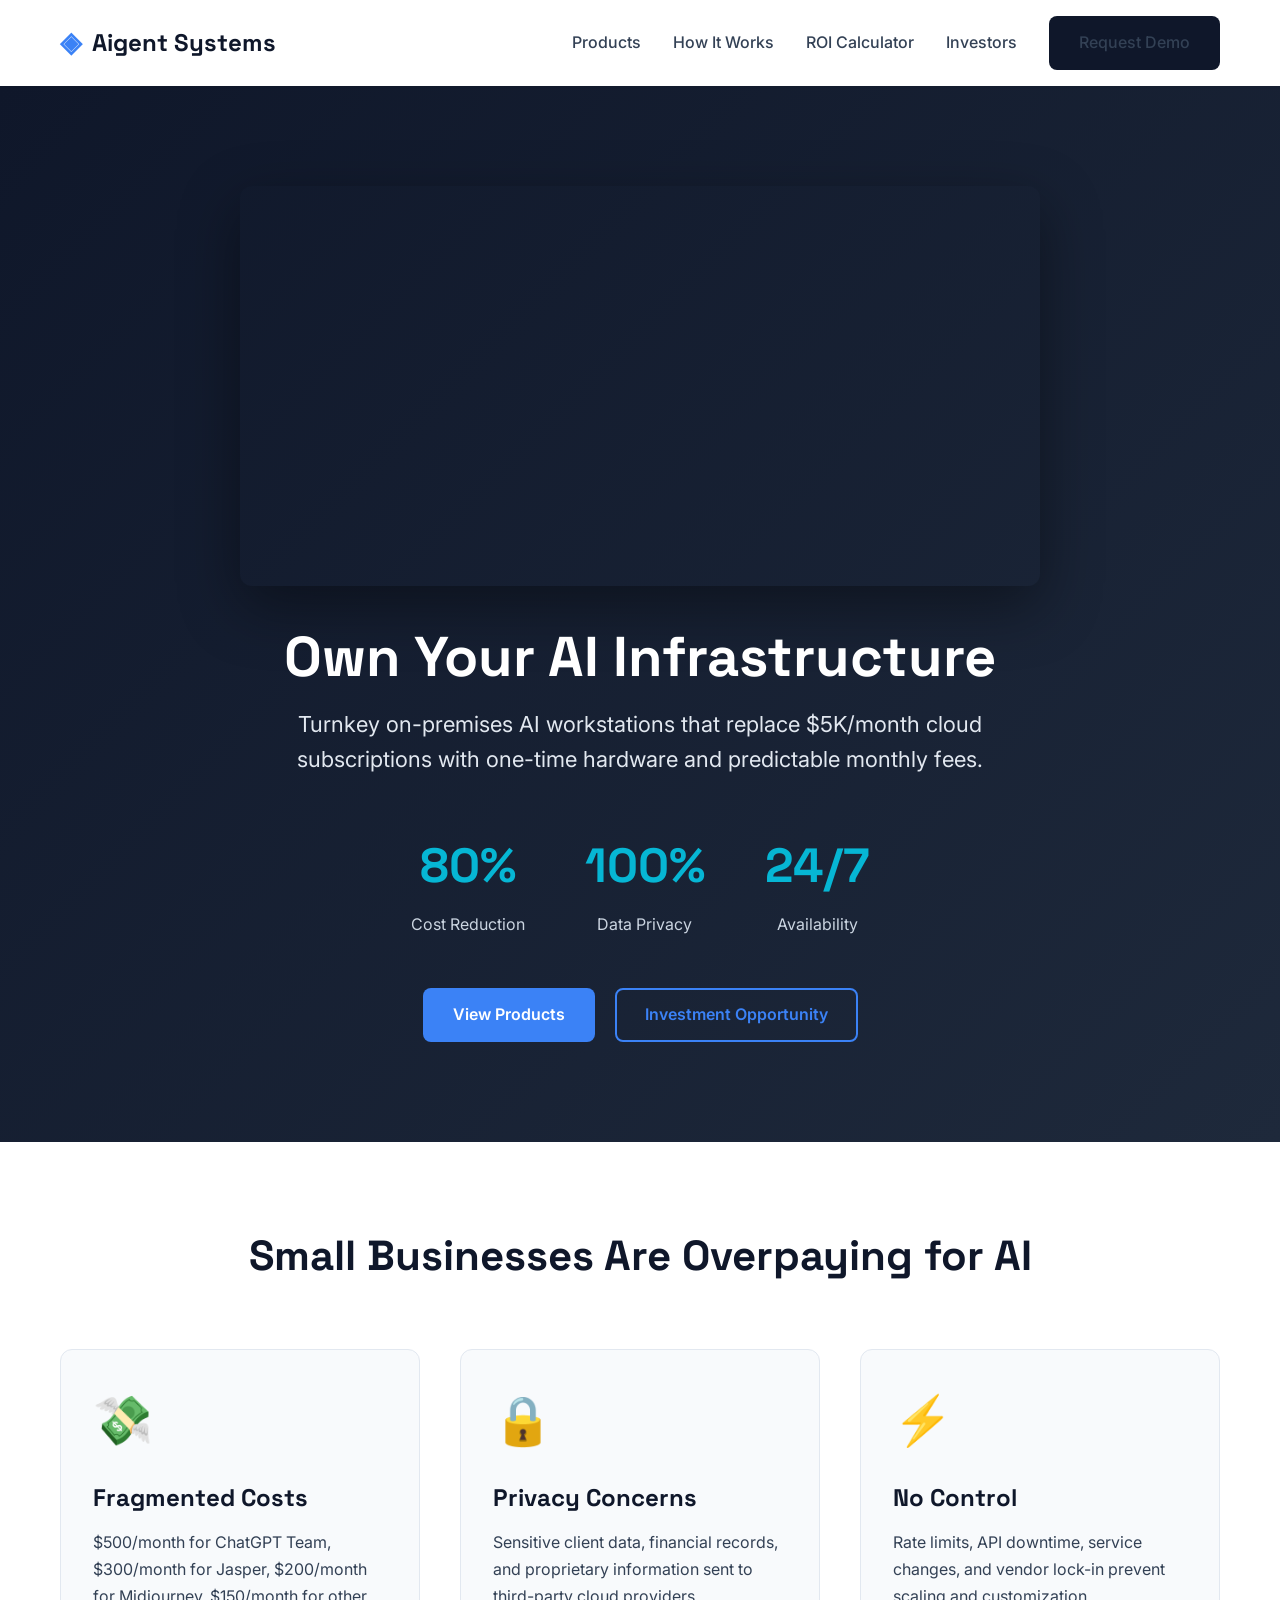
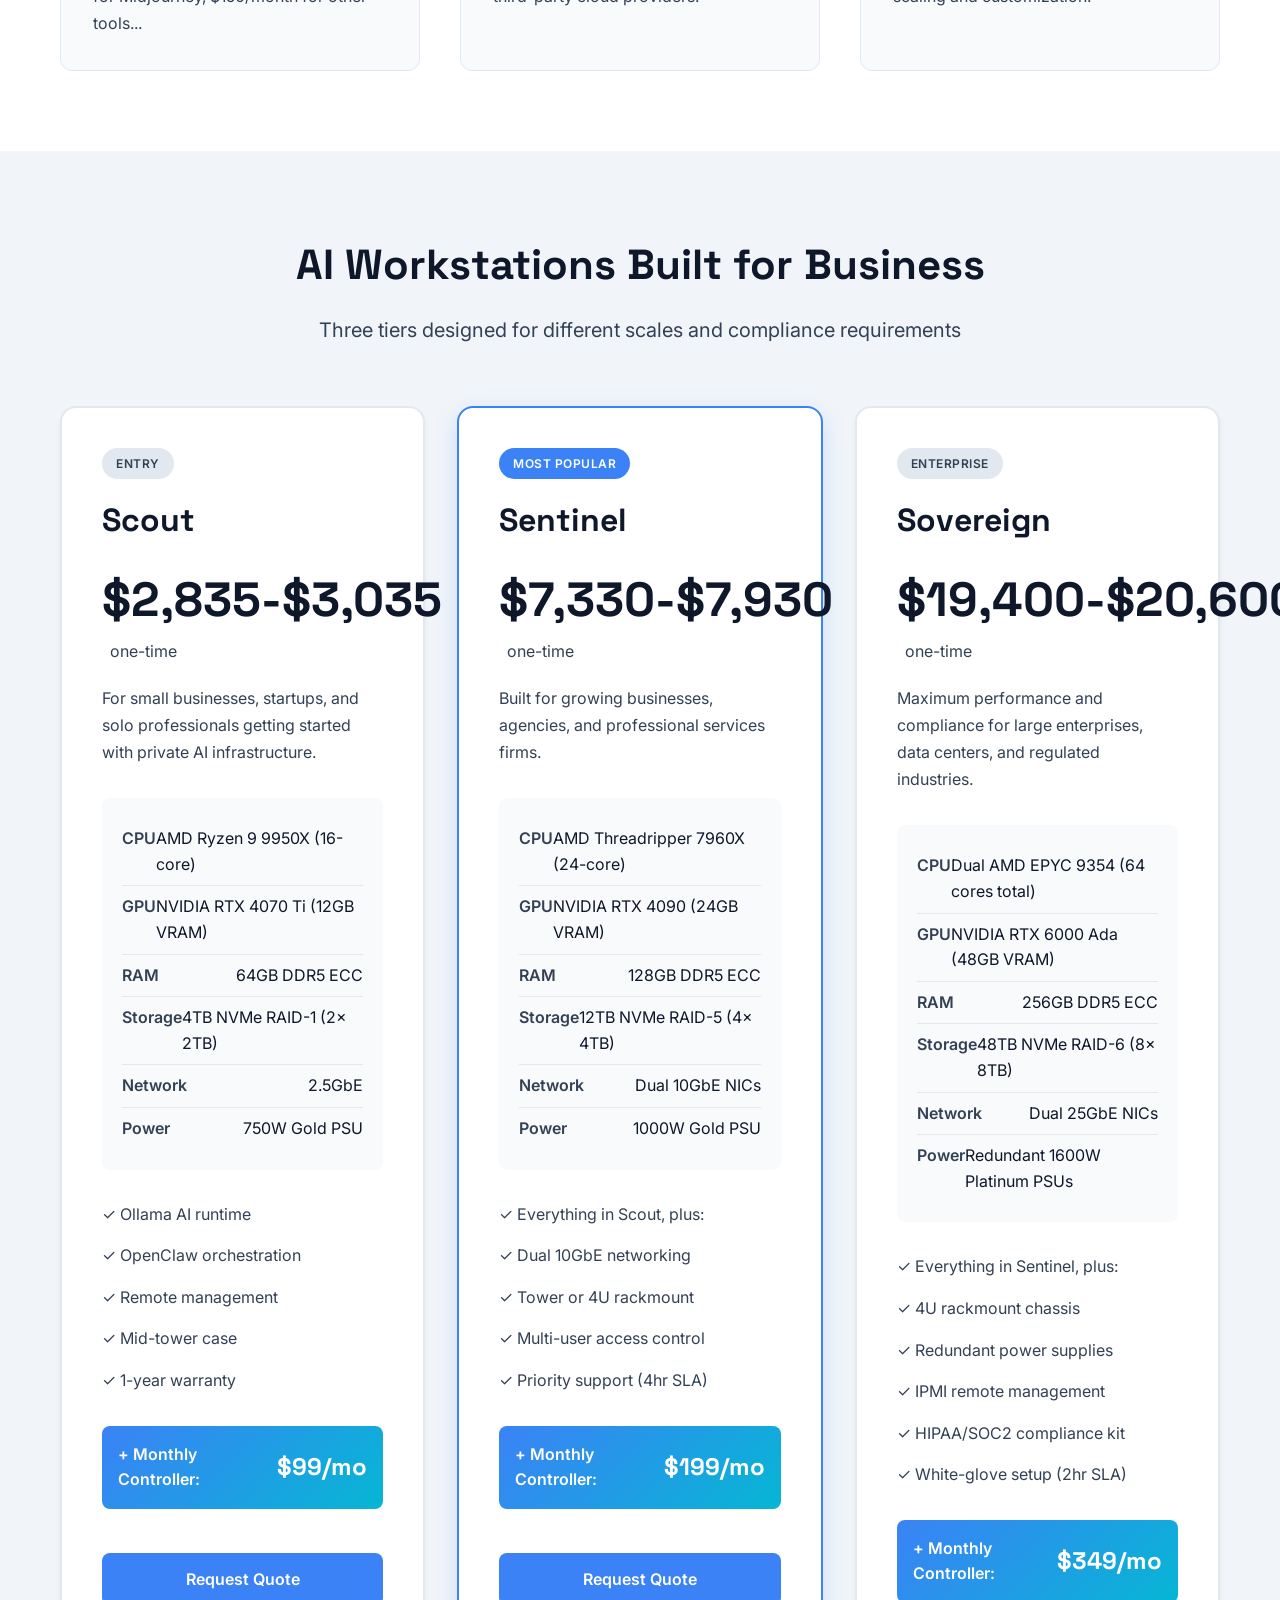
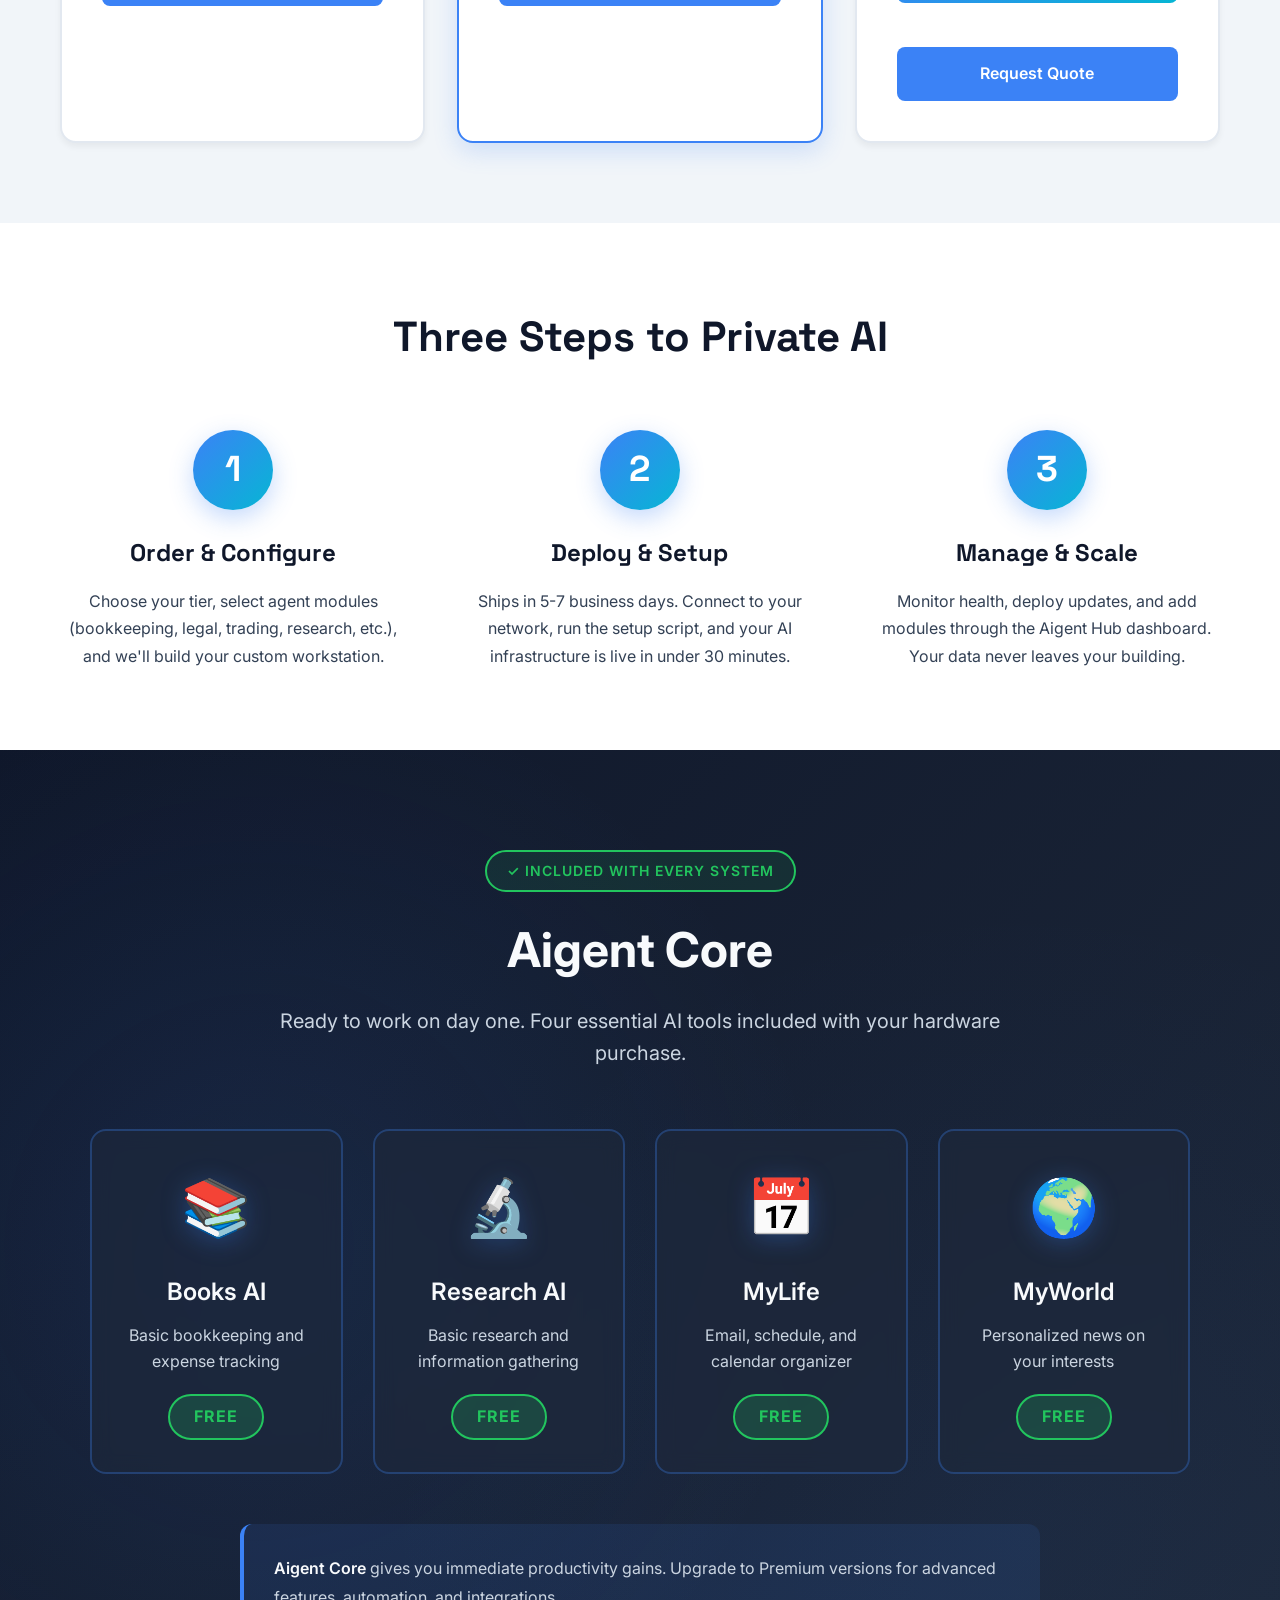
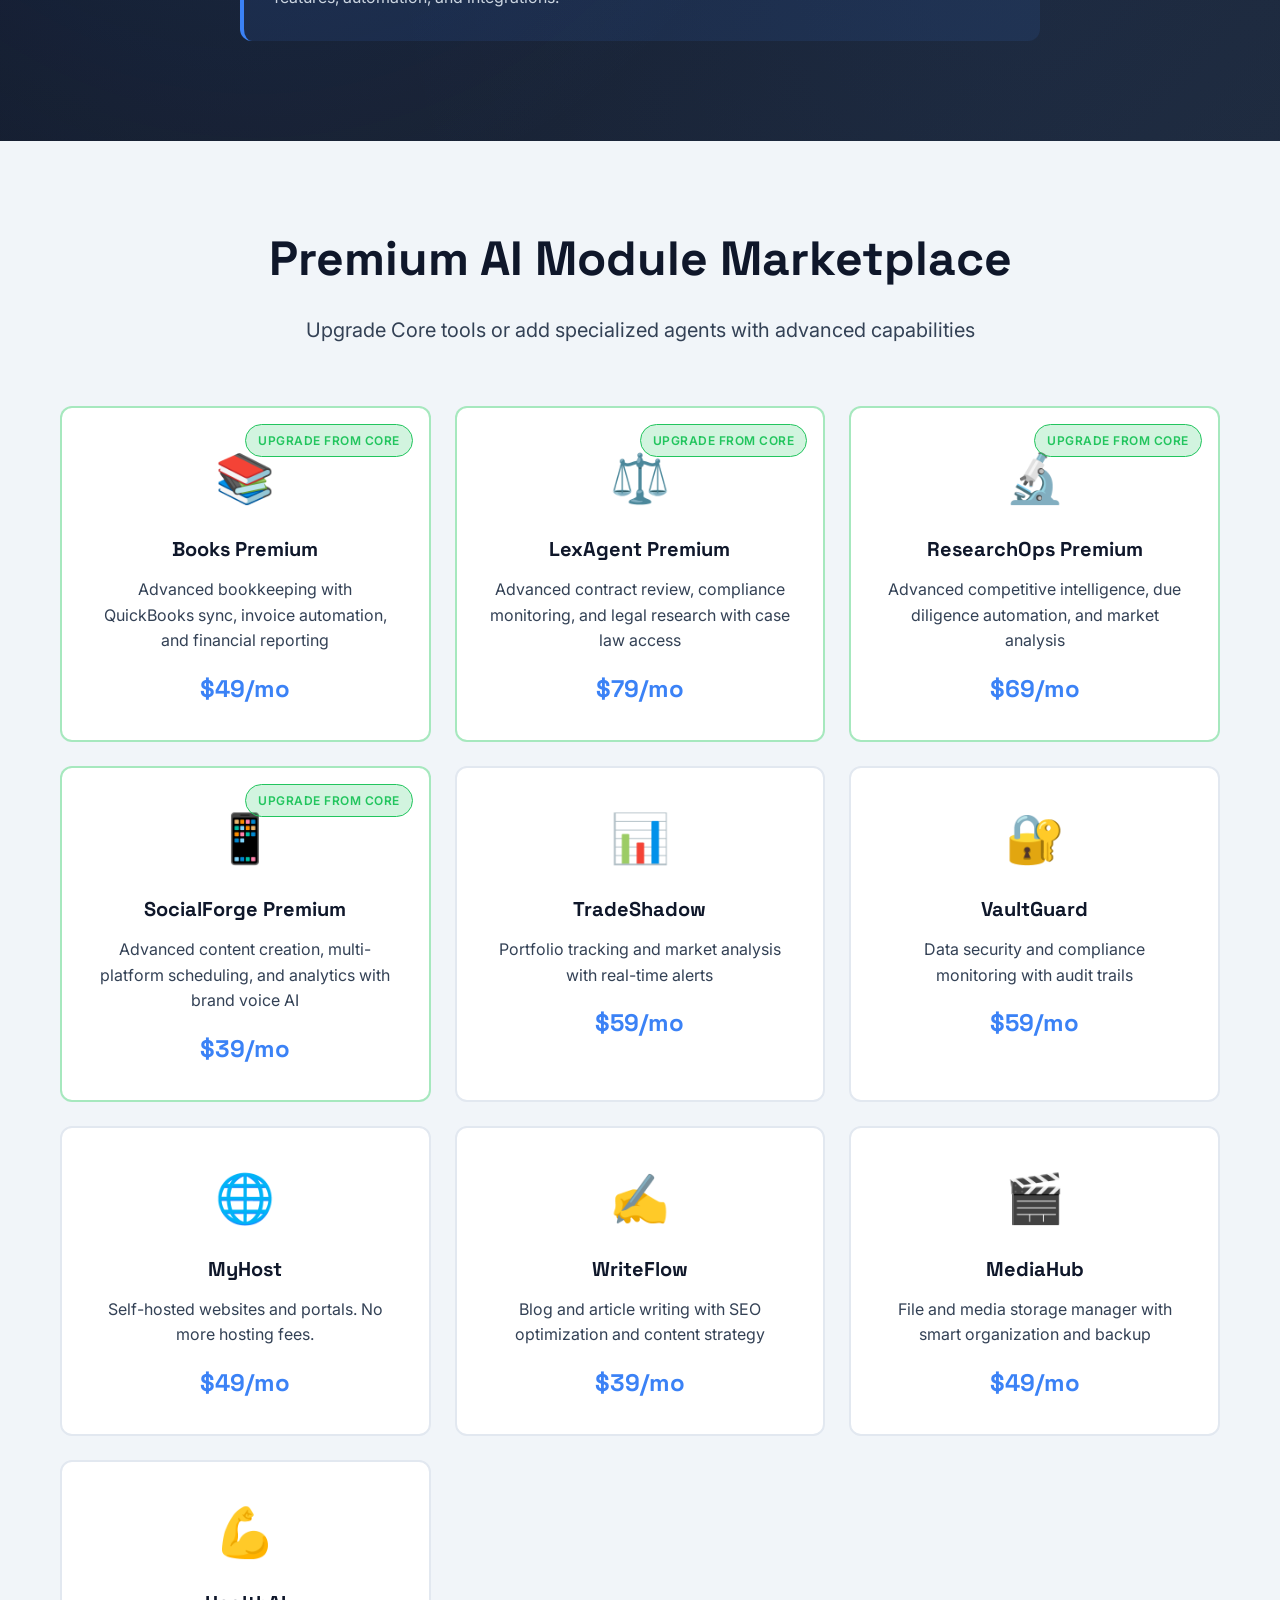
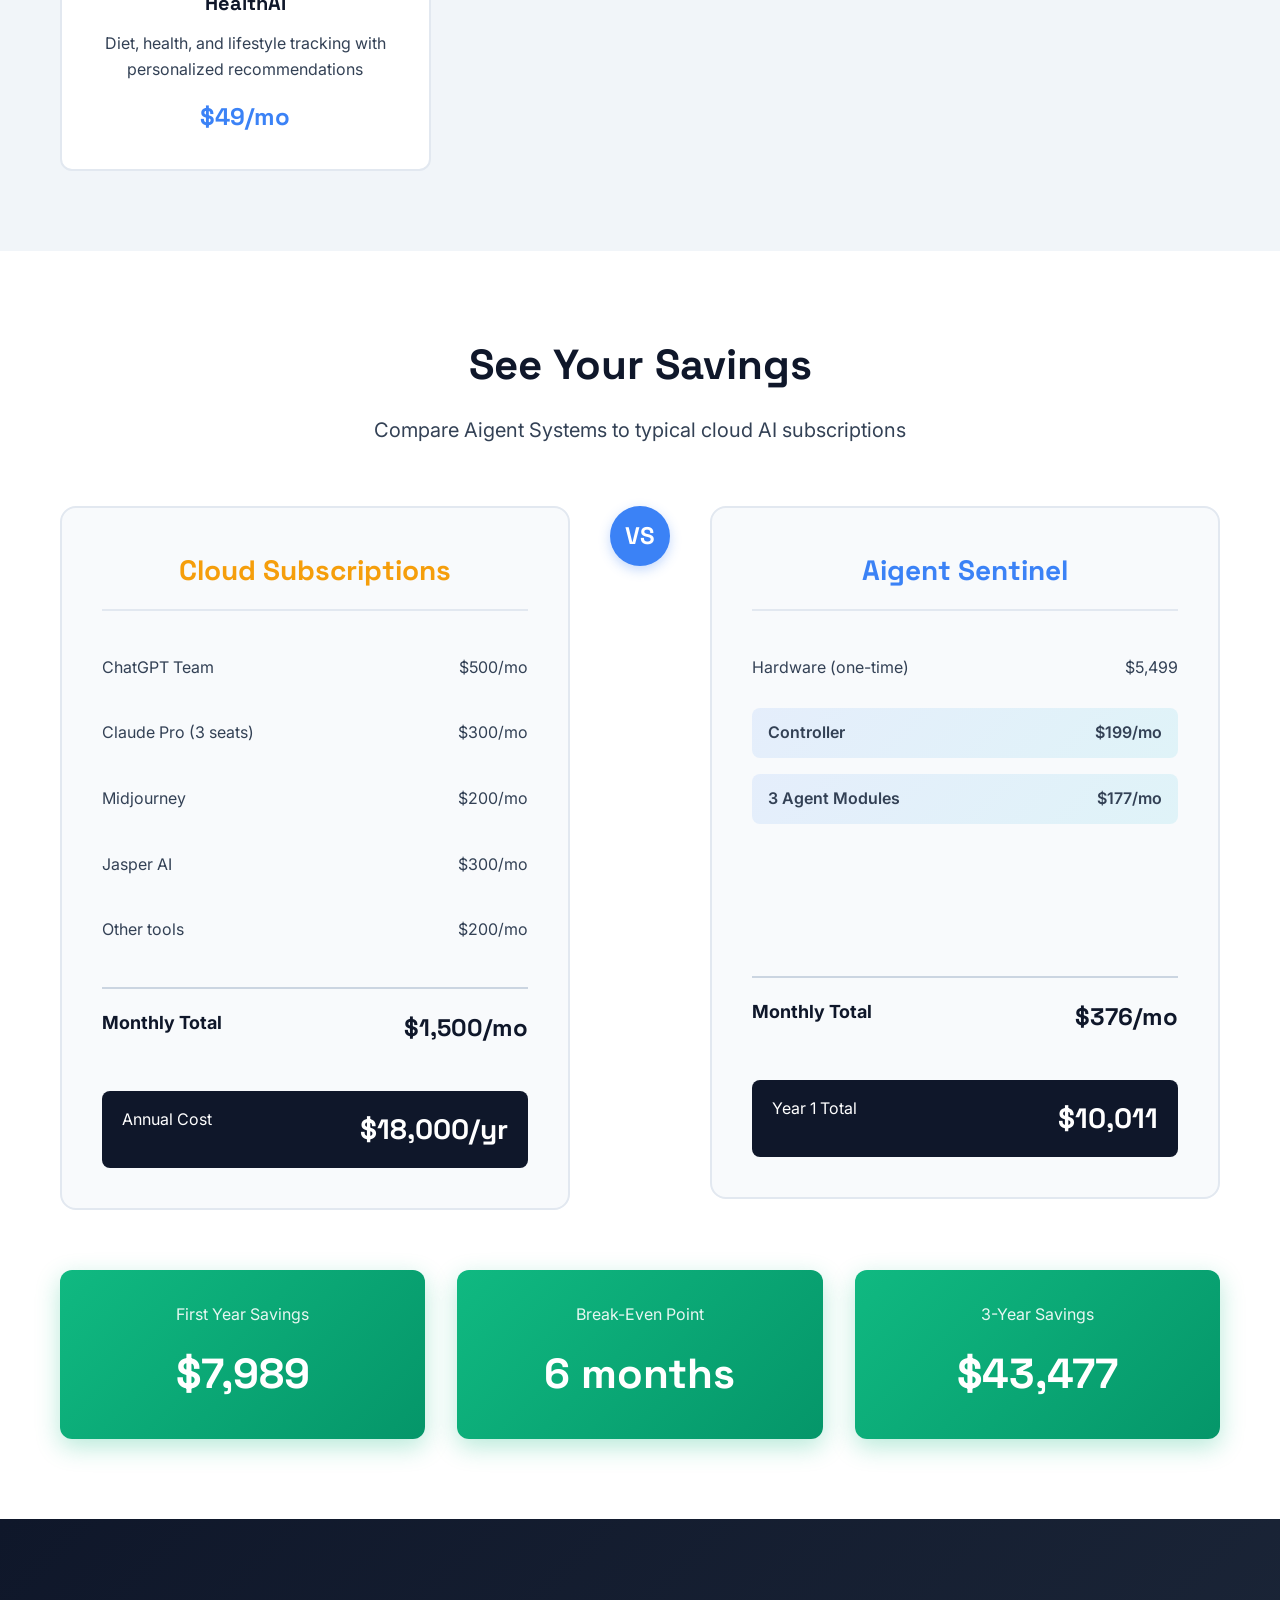
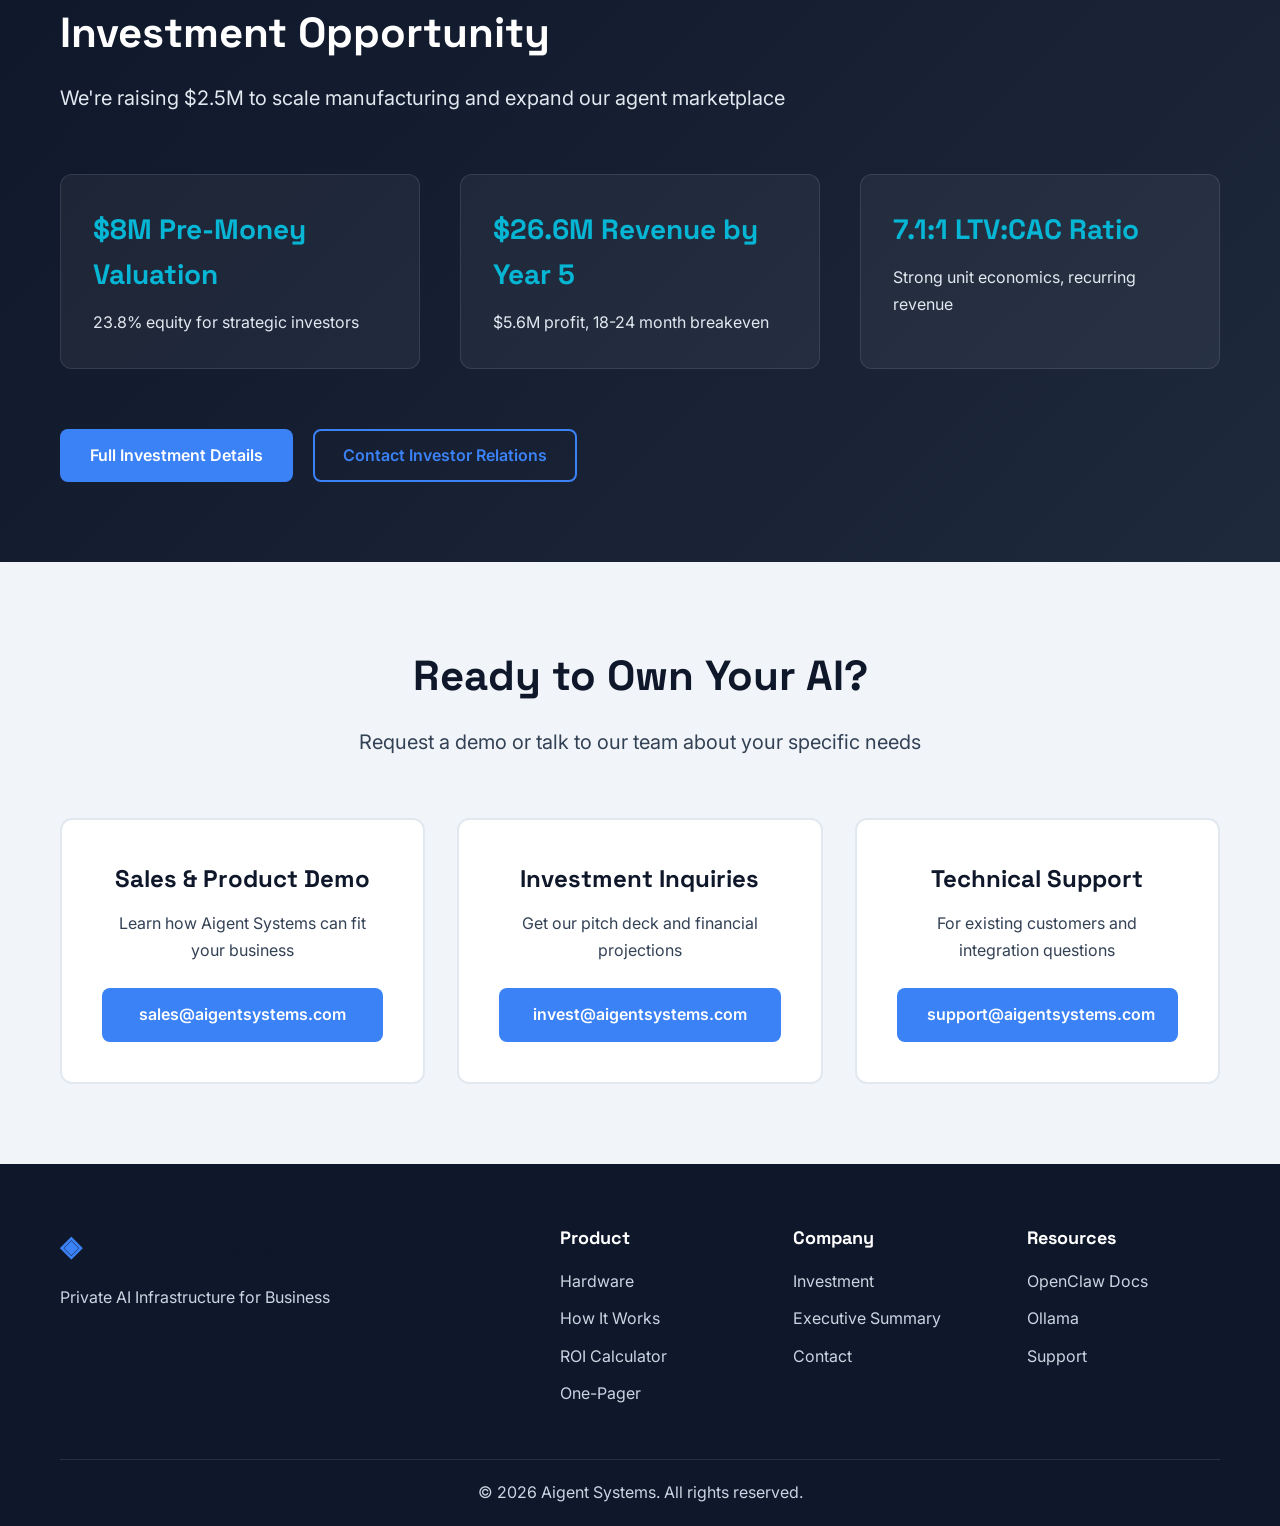
<file: index.html>
<!DOCTYPE html>
<html lang="en">
<head>
    <meta charset="UTF-8">
    <meta name="viewport" content="width=device-width, initial-scale=1.0">
    <title>Aigent Systems - Private AI Infrastructure for Business</title>
    <link rel="stylesheet" href="styles.css">
    <link rel="stylesheet" href="core-styles.css">
    <link rel="preconnect" href="https://fonts.googleapis.com">
    <link rel="preconnect" href="https://fonts.gstatic.com" crossorigin>
    <link href="https://fonts.googleapis.com/css2?family=Inter:wght@300;400;600;700&family=Space+Grotesk:wght@500;700&display=swap" rel="stylesheet">
</head>
<body>
    <!-- Navigation -->
    <nav class="navbar">
        <div class="container">
            <div class="nav-content">
                <div class="logo">
                    <span class="logo-icon">◈</span>
                    <span class="logo-text">Aigent Systems</span>
                </div>
                <div class="nav-links">
                    <a href="#products">Products</a>
                    <a href="#how-it-works">How It Works</a>
                    <a href="#roi">ROI Calculator</a>
                    <a href="investors.html">Investors</a>
                    <a href="#contact" class="btn-secondary">Request Demo</a>
                </div>
            </div>
        </div>
    </nav>

    <!-- Hero Section -->
    <section class="hero">
        <div class="container">
            <div class="hero-content">
                <!-- Hero Video -->
                <div class="hero-video">
                    <video autoplay muted loop playsinline>
                        <source src="homepage_hero.mp4" type="video/mp4">
                        Your browser does not support the video tag.
                    </video>
                </div>
                
                <h1>Own Your AI Infrastructure</h1>
                <p class="hero-subtitle">Turnkey on-premises AI workstations that replace $5K/month cloud subscriptions with one-time hardware and predictable monthly fees.</p>
                <div class="hero-stats">
                    <div class="stat">
                        <div class="stat-number">80%</div>
                        <div class="stat-label">Cost Reduction</div>
                    </div>
                    <div class="stat">
                        <div class="stat-number">100%</div>
                        <div class="stat-label">Data Privacy</div>
                    </div>
                    <div class="stat">
                        <div class="stat-number">24/7</div>
                        <div class="stat-label">Availability</div>
                    </div>
                </div>
                <div class="hero-ctas">
                    <a href="#products" class="btn-primary">View Products</a>
                    <a href="investors.html" class="btn-outline">Investment Opportunity</a>
                </div>
            </div>
        </div>
    </section>

    <!-- Problem Statement -->
    <section class="problem">
        <div class="container">
            <h2>Small Businesses Are Overpaying for AI</h2>
            <div class="problem-grid">
                <div class="problem-card">
                    <div class="problem-icon">💸</div>
                    <h3>Fragmented Costs</h3>
                    <p>$500/month for ChatGPT Team, $300/month for Jasper, $200/month for Midjourney, $150/month for other tools...</p>
                </div>
                <div class="problem-card">
                    <div class="problem-icon">🔒</div>
                    <h3>Privacy Concerns</h3>
                    <p>Sensitive client data, financial records, and proprietary information sent to third-party cloud providers.</p>
                </div>
                <div class="problem-card">
                    <div class="problem-icon">⚡</div>
                    <h3>No Control</h3>
                    <p>Rate limits, API downtime, service changes, and vendor lock-in prevent scaling and customization.</p>
                </div>
            </div>
        </div>
    </section>

    <!-- Products Section -->
    <section id="products" class="products">
        <div class="container">
            <h2>AI Workstations Built for Business</h2>
            <p class="section-subtitle">Three tiers designed for different scales and compliance requirements</p>
            
            <div class="product-grid">
                <!-- Scout -->
                <div class="product-card">
                    <div class="product-badge">Entry</div>
                    <h3>Scout</h3>
                    <div class="product-price">
                        <span class="price-amount">$2,835-$3,035</span>
                        <span class="price-period">one-time</span>
                    </div>
                    <p class="product-description">For small businesses, startups, and solo professionals getting started with private AI infrastructure.</p>
                    
                    <div class="product-specs">
                        <div class="spec">
                            <span class="spec-label">CPU</span>
                            <span class="spec-value">AMD Ryzen 9 9950X (16-core)</span>
                        </div>
                        <div class="spec">
                            <span class="spec-label">GPU</span>
                            <span class="spec-value">NVIDIA RTX 4070 Ti (12GB VRAM)</span>
                        </div>
                        <div class="spec">
                            <span class="spec-label">RAM</span>
                            <span class="spec-value">64GB DDR5 ECC</span>
                        </div>
                        <div class="spec">
                            <span class="spec-label">Storage</span>
                            <span class="spec-value">4TB NVMe RAID-1 (2x 2TB)</span>
                        </div>
                        <div class="spec">
                            <span class="spec-label">Network</span>
                            <span class="spec-value">2.5GbE</span>
                        </div>
                        <div class="spec">
                            <span class="spec-label">Power</span>
                            <span class="spec-value">750W Gold PSU</span>
                        </div>
                    </div>
                    
                    <div class="product-features">
                        <div class="feature">✓ Ollama AI runtime</div>
                        <div class="feature">✓ OpenClaw orchestration</div>
                        <div class="feature">✓ Remote management</div>
                        <div class="feature">✓ Mid-tower case</div>
                        <div class="feature">✓ 1-year warranty</div>
                    </div>
                    
                    <div class="product-monthly">
                        <span class="monthly-label">+ Monthly Controller:</span>
                        <span class="monthly-price">$99/mo</span>
                    </div>
                    
                    <a href="#contact" class="btn-primary">Request Quote</a>
                </div>

                <!-- Sentinel -->
                <div class="product-card featured">
                    <div class="product-badge featured-badge">Most Popular</div>
                    <h3>Sentinel</h3>
                    <div class="product-price">
                        <span class="price-amount">$7,330-$7,930</span>
                        <span class="price-period">one-time</span>
                    </div>
                    <p class="product-description">Built for growing businesses, agencies, and professional services firms.</p>
                    
                    <div class="product-specs">
                        <div class="spec">
                            <span class="spec-label">CPU</span>
                            <span class="spec-value">AMD Threadripper 7960X (24-core)</span>
                        </div>
                        <div class="spec">
                            <span class="spec-label">GPU</span>
                            <span class="spec-value">NVIDIA RTX 4090 (24GB VRAM)</span>
                        </div>
                        <div class="spec">
                            <span class="spec-label">RAM</span>
                            <span class="spec-value">128GB DDR5 ECC</span>
                        </div>
                        <div class="spec">
                            <span class="spec-label">Storage</span>
                            <span class="spec-value">12TB NVMe RAID-5 (4x 4TB)</span>
                        </div>
                        <div class="spec">
                            <span class="spec-label">Network</span>
                            <span class="spec-value">Dual 10GbE NICs</span>
                        </div>
                        <div class="spec">
                            <span class="spec-label">Power</span>
                            <span class="spec-value">1000W Gold PSU</span>
                        </div>
                    </div>
                    
                    <div class="product-features">
                        <div class="feature">✓ Everything in Scout, plus:</div>
                        <div class="feature">✓ Dual 10GbE networking</div>
                        <div class="feature">✓ Tower or 4U rackmount</div>
                        <div class="feature">✓ Multi-user access control</div>
                        <div class="feature">✓ Priority support (4hr SLA)</div>
                    </div>
                    
                    <div class="product-monthly">
                        <span class="monthly-label">+ Monthly Controller:</span>
                        <span class="monthly-price">$199/mo</span>
                    </div>
                    
                    <a href="#contact" class="btn-primary">Request Quote</a>
                </div>

                <!-- Sovereign -->
                <div class="product-card">
                    <div class="product-badge">Enterprise</div>
                    <h3>Sovereign</h3>
                    <div class="product-price">
                        <span class="price-amount">$19,400-$20,600</span>
                        <span class="price-period">one-time</span>
                    </div>
                    <p class="product-description">Maximum performance and compliance for large enterprises, data centers, and regulated industries.</p>
                    
                    <div class="product-specs">
                        <div class="spec">
                            <span class="spec-label">CPU</span>
                            <span class="spec-value">Dual AMD EPYC 9354 (64 cores total)</span>
                        </div>
                        <div class="spec">
                            <span class="spec-label">GPU</span>
                            <span class="spec-value">NVIDIA RTX 6000 Ada (48GB VRAM)</span>
                        </div>
                        <div class="spec">
                            <span class="spec-label">RAM</span>
                            <span class="spec-value">256GB DDR5 ECC</span>
                        </div>
                        <div class="spec">
                            <span class="spec-label">Storage</span>
                            <span class="spec-value">48TB NVMe RAID-6 (8x 8TB)</span>
                        </div>
                        <div class="spec">
                            <span class="spec-label">Network</span>
                            <span class="spec-value">Dual 25GbE NICs</span>
                        </div>
                        <div class="spec">
                            <span class="spec-label">Power</span>
                            <span class="spec-value">Redundant 1600W Platinum PSUs</span>
                        </div>
                    </div>
                    
                    <div class="product-features">
                        <div class="feature">✓ Everything in Sentinel, plus:</div>
                        <div class="feature">✓ 4U rackmount chassis</div>
                        <div class="feature">✓ Redundant power supplies</div>
                        <div class="feature">✓ IPMI remote management</div>
                        <div class="feature">✓ HIPAA/SOC2 compliance kit</div>
                        <div class="feature">✓ White-glove setup (2hr SLA)</div>
                    </div>
                    
                    <div class="product-monthly">
                        <span class="monthly-label">+ Monthly Controller:</span>
                        <span class="monthly-price">$349/mo</span>
                    </div>
                    
                    <a href="#contact" class="btn-primary">Request Quote</a>
                </div>
            </div>
        </div>
    </section>

    <!-- How It Works -->
    <section id="how-it-works" class="how-it-works">
        <div class="container">
            <h2>Three Steps to Private AI</h2>
            <div class="steps-grid">
                <div class="step">
                    <div class="step-number">1</div>
                    <h3>Order & Configure</h3>
                    <p>Choose your tier, select agent modules (bookkeeping, legal, trading, research, etc.), and we'll build your custom workstation.</p>
                </div>
                <div class="step">
                    <div class="step-number">2</div>
                    <h3>Deploy & Setup</h3>
                    <p>Ships in 5-7 business days. Connect to your network, run the setup script, and your AI infrastructure is live in under 30 minutes.</p>
                </div>
                <div class="step">
                    <div class="step-number">3</div>
                    <h3>Manage & Scale</h3>
                    <p>Monitor health, deploy updates, and add modules through the Aigent Hub dashboard. Your data never leaves your building.</p>
                </div>
            </div>
        </div>
    </section>

    <!-- Aigent Core - Included -->
    <section class="aigent-core">
        <div class="container">
            <div class="core-header">
                <div class="core-badge">✓ Included with Every System</div>
                <h2>Aigent Core</h2>
                <p class="section-subtitle">Ready to work on day one. Four essential AI tools included with your hardware purchase.</p>
            </div>
            
            <div class="core-grid">
                <div class="core-card">
                    <div class="core-icon">📚</div>
                    <h3>Books AI</h3>
                    <p>Basic bookkeeping and expense tracking</p>
                    <div class="core-label">FREE</div>
                </div>
                <div class="core-card">
                    <div class="core-icon">🔬</div>
                    <h3>Research AI</h3>
                    <p>Basic research and information gathering</p>
                    <div class="core-label">FREE</div>
                </div>
                <div class="core-card">
                    <div class="core-icon">📅</div>
                    <h3>MyLife</h3>
                    <p>Email, schedule, and calendar organizer</p>
                    <div class="core-label">FREE</div>
                </div>
                <div class="core-card">
                    <div class="core-icon">🌍</div>
                    <h3>MyWorld</h3>
                    <p>Personalized news on your interests</p>
                    <div class="core-label">FREE</div>
                </div>
            </div>
            
            <div class="core-note">
                <p><strong>Aigent Core</strong> gives you immediate productivity gains. Upgrade to Premium versions for advanced features, automation, and integrations.</p>
            </div>
        </div>
    </section>

    <!-- AI Modules Marketplace -->
    <section class="modules">
        <div class="container">
            <h2>Premium AI Module Marketplace</h2>
            <p class="section-subtitle">Upgrade Core tools or add specialized agents with advanced capabilities</p>
            
            <div class="modules-grid">
                <div class="module-card featured">
                    <div class="upgrade-badge">Upgrade from Core</div>
                    <div class="module-icon">📚</div>
                    <h3>Books Premium</h3>
                    <p>Advanced bookkeeping with QuickBooks sync, invoice automation, and financial reporting</p>
                    <div class="module-price">$49/mo</div>
                </div>
                <div class="module-card featured">
                    <div class="upgrade-badge">Upgrade from Core</div>
                    <div class="module-icon">⚖️</div>
                    <h3>LexAgent Premium</h3>
                    <p>Advanced contract review, compliance monitoring, and legal research with case law access</p>
                    <div class="module-price">$79/mo</div>
                </div>
                <div class="module-card featured">
                    <div class="upgrade-badge">Upgrade from Core</div>
                    <div class="module-icon">🔬</div>
                    <h3>ResearchOps Premium</h3>
                    <p>Advanced competitive intelligence, due diligence automation, and market analysis</p>
                    <div class="module-price">$69/mo</div>
                </div>
                <div class="module-card featured">
                    <div class="upgrade-badge">Upgrade from Core</div>
                    <div class="module-icon">📱</div>
                    <h3>SocialForge Premium</h3>
                    <p>Advanced content creation, multi-platform scheduling, and analytics with brand voice AI</p>
                    <div class="module-price">$39/mo</div>
                </div>
                <div class="module-card">
                    <div class="module-icon">📊</div>
                    <h3>TradeShadow</h3>
                    <p>Portfolio tracking and market analysis with real-time alerts</p>
                    <div class="module-price">$59/mo</div>
                </div>
                <div class="module-card">
                    <div class="module-icon">🔐</div>
                    <h3>VaultGuard</h3>
                    <p>Data security and compliance monitoring with audit trails</p>
                    <div class="module-price">$59/mo</div>
                </div>
                <div class="module-card">
                    <div class="module-icon">🌐</div>
                    <h3>MyHost</h3>
                    <p>Self-hosted websites and portals. No more hosting fees.</p>
                    <div class="module-price">$49/mo</div>
                </div>
                <div class="module-card">
                    <div class="module-icon">✍️</div>
                    <h3>WriteFlow</h3>
                    <p>Blog and article writing with SEO optimization and content strategy</p>
                    <div class="module-price">$39/mo</div>
                </div>
                <div class="module-card">
                    <div class="module-icon">🎬</div>
                    <h3>MediaHub</h3>
                    <p>File and media storage manager with smart organization and backup</p>
                    <div class="module-price">$49/mo</div>
                </div>
                <div class="module-card">
                    <div class="module-icon">💪</div>
                    <h3>HealthAI</h3>
                    <p>Diet, health, and lifestyle tracking with personalized recommendations</p>
                    <div class="module-price">$49/mo</div>
                </div>
            </div>
        </div>
    </section>

    <!-- ROI Calculator -->
    <section id="roi" class="roi-section">
        <div class="container">
            <h2>See Your Savings</h2>
            <p class="section-subtitle">Compare Aigent Systems to typical cloud AI subscriptions</p>
            
            <div class="roi-comparison">
                <div class="roi-column">
                    <h3 class="roi-title cloud">Cloud Subscriptions</h3>
                    <div class="roi-items">
                        <div class="roi-item">
                            <span>ChatGPT Team</span>
                            <span>$500/mo</span>
                        </div>
                        <div class="roi-item">
                            <span>Claude Pro (3 seats)</span>
                            <span>$300/mo</span>
                        </div>
                        <div class="roi-item">
                            <span>Midjourney</span>
                            <span>$200/mo</span>
                        </div>
                        <div class="roi-item">
                            <span>Jasper AI</span>
                            <span>$300/mo</span>
                        </div>
                        <div class="roi-item">
                            <span>Other tools</span>
                            <span>$200/mo</span>
                        </div>
                        <div class="roi-total">
                            <span>Monthly Total</span>
                            <span class="total-amount">$1,500/mo</span>
                        </div>
                        <div class="roi-annual">
                            <span>Annual Cost</span>
                            <span class="annual-amount">$18,000/yr</span>
                        </div>
                    </div>
                </div>

                <div class="roi-divider">
                    <span class="vs-badge">VS</span>
                </div>

                <div class="roi-column">
                    <h3 class="roi-title aigent">Aigent Sentinel</h3>
                    <div class="roi-items">
                        <div class="roi-item">
                            <span>Hardware (one-time)</span>
                            <span>$5,499</span>
                        </div>
                        <div class="roi-item monthly-highlight">
                            <span>Controller</span>
                            <span>$199/mo</span>
                        </div>
                        <div class="roi-item monthly-highlight">
                            <span>3 Agent Modules</span>
                            <span>$177/mo</span>
                        </div>
                        <div class="roi-item spacer"></div>
                        <div class="roi-item spacer"></div>
                        <div class="roi-total">
                            <span>Monthly Total</span>
                            <span class="total-amount">$376/mo</span>
                        </div>
                        <div class="roi-annual">
                            <span>Year 1 Total</span>
                            <span class="annual-amount">$10,011</span>
                        </div>
                    </div>
                </div>
            </div>

            <div class="roi-savings">
                <div class="savings-card">
                    <div class="savings-label">First Year Savings</div>
                    <div class="savings-amount">$7,989</div>
                </div>
                <div class="savings-card">
                    <div class="savings-label">Break-Even Point</div>
                    <div class="savings-amount">6 months</div>
                </div>
                <div class="savings-card">
                    <div class="savings-label">3-Year Savings</div>
                    <div class="savings-amount">$43,477</div>
                </div>
            </div>
        </div>
    </section>

    <!-- Investment Opportunity -->
    <section id="investment" class="investment">
        <div class="container">
            <div class="investment-content">
                <div class="investment-text">
                    <h2>Investment Opportunity</h2>
                    <p class="investment-subtitle">We're raising $2.5M to scale manufacturing and expand our agent marketplace</p>
                    
                    <div class="investment-highlights">
                        <div class="highlight">
                            <h3>$8M Pre-Money Valuation</h3>
                            <p>23.8% equity for strategic investors</p>
                        </div>
                        <div class="highlight">
                            <h3>$26.6M Revenue by Year 5</h3>
                            <p>$5.6M profit, 18-24 month breakeven</p>
                        </div>
                        <div class="highlight">
                            <h3>7.1:1 LTV:CAC Ratio</h3>
                            <p>Strong unit economics, recurring revenue</p>
                        </div>
                    </div>
                    
                    <div class="investment-ctas">
                        <a href="investors.html" class="btn-primary">Full Investment Details</a>
                        <a href="mailto:invest@aigentsystems.com" class="btn-outline">Contact Investor Relations</a>
                    </div>
                </div>
            </div>
        </div>
    </section>

    <!-- Contact Section -->
    <section id="contact" class="contact">
        <div class="container">
            <h2>Ready to Own Your AI?</h2>
            <p class="section-subtitle">Request a demo or talk to our team about your specific needs</p>
            
            <div class="contact-options">
                <div class="contact-card">
                    <h3>Sales & Product Demo</h3>
                    <p>Learn how Aigent Systems can fit your business</p>
                    <a href="mailto:sales@aigentsystems.com" class="btn-primary">sales@aigentsystems.com</a>
                </div>
                <div class="contact-card">
                    <h3>Investment Inquiries</h3>
                    <p>Get our pitch deck and financial projections</p>
                    <a href="mailto:invest@aigentsystems.com" class="btn-primary">invest@aigentsystems.com</a>
                </div>
                <div class="contact-card">
                    <h3>Technical Support</h3>
                    <p>For existing customers and integration questions</p>
                    <a href="mailto:support@aigentsystems.com" class="btn-primary">support@aigentsystems.com</a>
                </div>
            </div>
        </div>
    </section>

    <!-- Footer -->
    <footer class="footer">
        <div class="container">
            <div class="footer-content">
                <div class="footer-brand">
                    <div class="logo">
                        <span class="logo-icon">◈</span>
                        <span class="logo-text">Aigent Systems</span>
                    </div>
                    <p>Private AI Infrastructure for Business</p>
                </div>
                <div class="footer-links">
                    <div class="footer-column">
                        <h4>Product</h4>
                        <a href="#products">Hardware</a>
                        <a href="#how-it-works">How It Works</a>
                        <a href="#roi">ROI Calculator</a>
                        <a href="marketing/one-pager.md" download>One-Pager</a>
                    </div>
                    <div class="footer-column">
                        <h4>Company</h4>
                        <a href="investors.html">Investment</a>
                        <a href="marketing/executive-summary.md" download>Executive Summary</a>
                        <a href="mailto:invest@aigentsystems.com">Contact</a>
                    </div>
                    <div class="footer-column">
                        <h4>Resources</h4>
                        <a href="https://docs.openclaw.ai">OpenClaw Docs</a>
                        <a href="https://ollama.ai">Ollama</a>
                        <a href="mailto:support@aigentsystems.com">Support</a>
                    </div>
                </div>
            </div>
            <div class="footer-bottom">
                <p>&copy; 2026 Aigent Systems. All rights reserved.</p>
            </div>
        </div>
    </footer>

    <!-- Parts Modal -->
    <div id="partsModal" class="modal">
        <div class="modal-content">
            <span class="modal-close">&times;</span>
            <h2 id="modalTitle"></h2>
            <p id="modalPrice" class="modal-price"></p>
            <div id="modalParts" class="parts-grid"></div>
        </div>
    </div>

    <script src="parts-data.js"></script>
    <script>
        // Get modal element
        const modal = document.getElementById('partsModal');
        const modalTitle = document.getElementById('modalTitle');
        const modalPrice = document.getElementById('modalPrice');
        const modalParts = document.getElementById('modalParts');
        const closeBtn = document.querySelector('.modal-close');

        // Function to open modal with tier data
        function openPartsModal(tier) {
            const data = partsData[tier];
            if (!data) return;

            modalTitle.textContent = data.name + ' - Complete Parts List';
            modalPrice.textContent = data.price;
            
            // Build parts grid
            modalParts.innerHTML = '';
            data.parts.forEach(part => {
                const partCard = document.createElement('div');
                partCard.className = 'part-card';
                partCard.innerHTML = `
                    <div class="part-image-container">
                        <img src="${part.image}" alt="${part.name}" class="part-image" onerror="this.src='images/parts/placeholder.jpg'">
                    </div>
                    <div class="part-info">
                        <div class="part-category">${part.category}</div>
                        <h4 class="part-name">${part.name}</h4>
                        <p class="part-description">${part.description}</p>
                    </div>
                `;
                modalParts.appendChild(partCard);
            });

            modal.style.display = 'flex';
            document.body.style.overflow = 'hidden';
        }

        // Close modal function
        function closeModal() {
            modal.style.display = 'none';
            document.body.style.overflow = 'auto';
        }

        // Event listeners
        closeBtn.onclick = closeModal;
        
        // Click outside modal to close
        modal.onclick = function(event) {
            if (event.target === modal) {
                closeModal();
            }
        };

        // ESC key to close
        document.addEventListener('keydown', function(event) {
            if (event.key === 'Escape' && modal.style.display === 'flex') {
                closeModal();
            }
        });

        // Add click handlers to product cards
        document.addEventListener('DOMContentLoaded', function() {
            const productCards = document.querySelectorAll('.product-card');
            productCards.forEach((card, index) => {
                const tier = ['scout', 'sentinel', 'sovereign'][index];
                card.style.cursor = 'pointer';
                card.addEventListener('click', function() {
                    openPartsModal(tier);
                });
            });
        });
    </script>
</body>
</html>
</file>
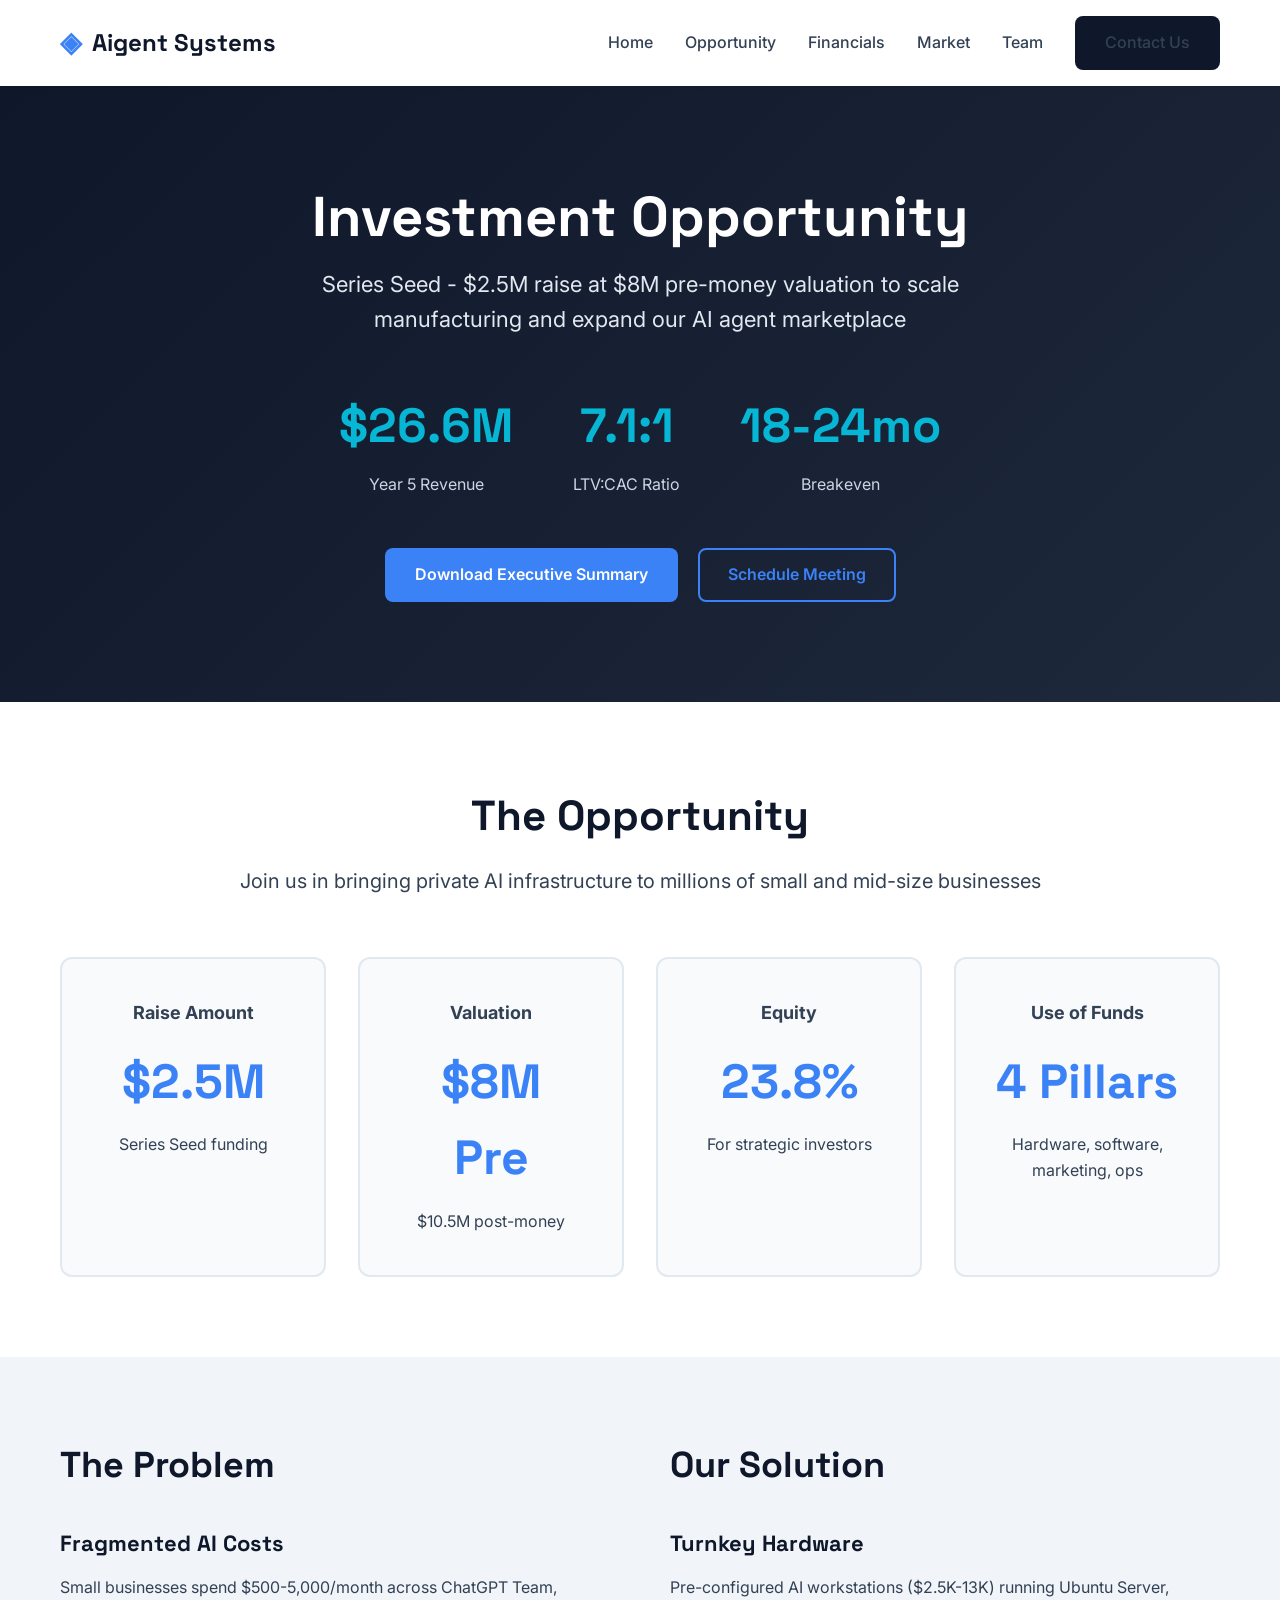
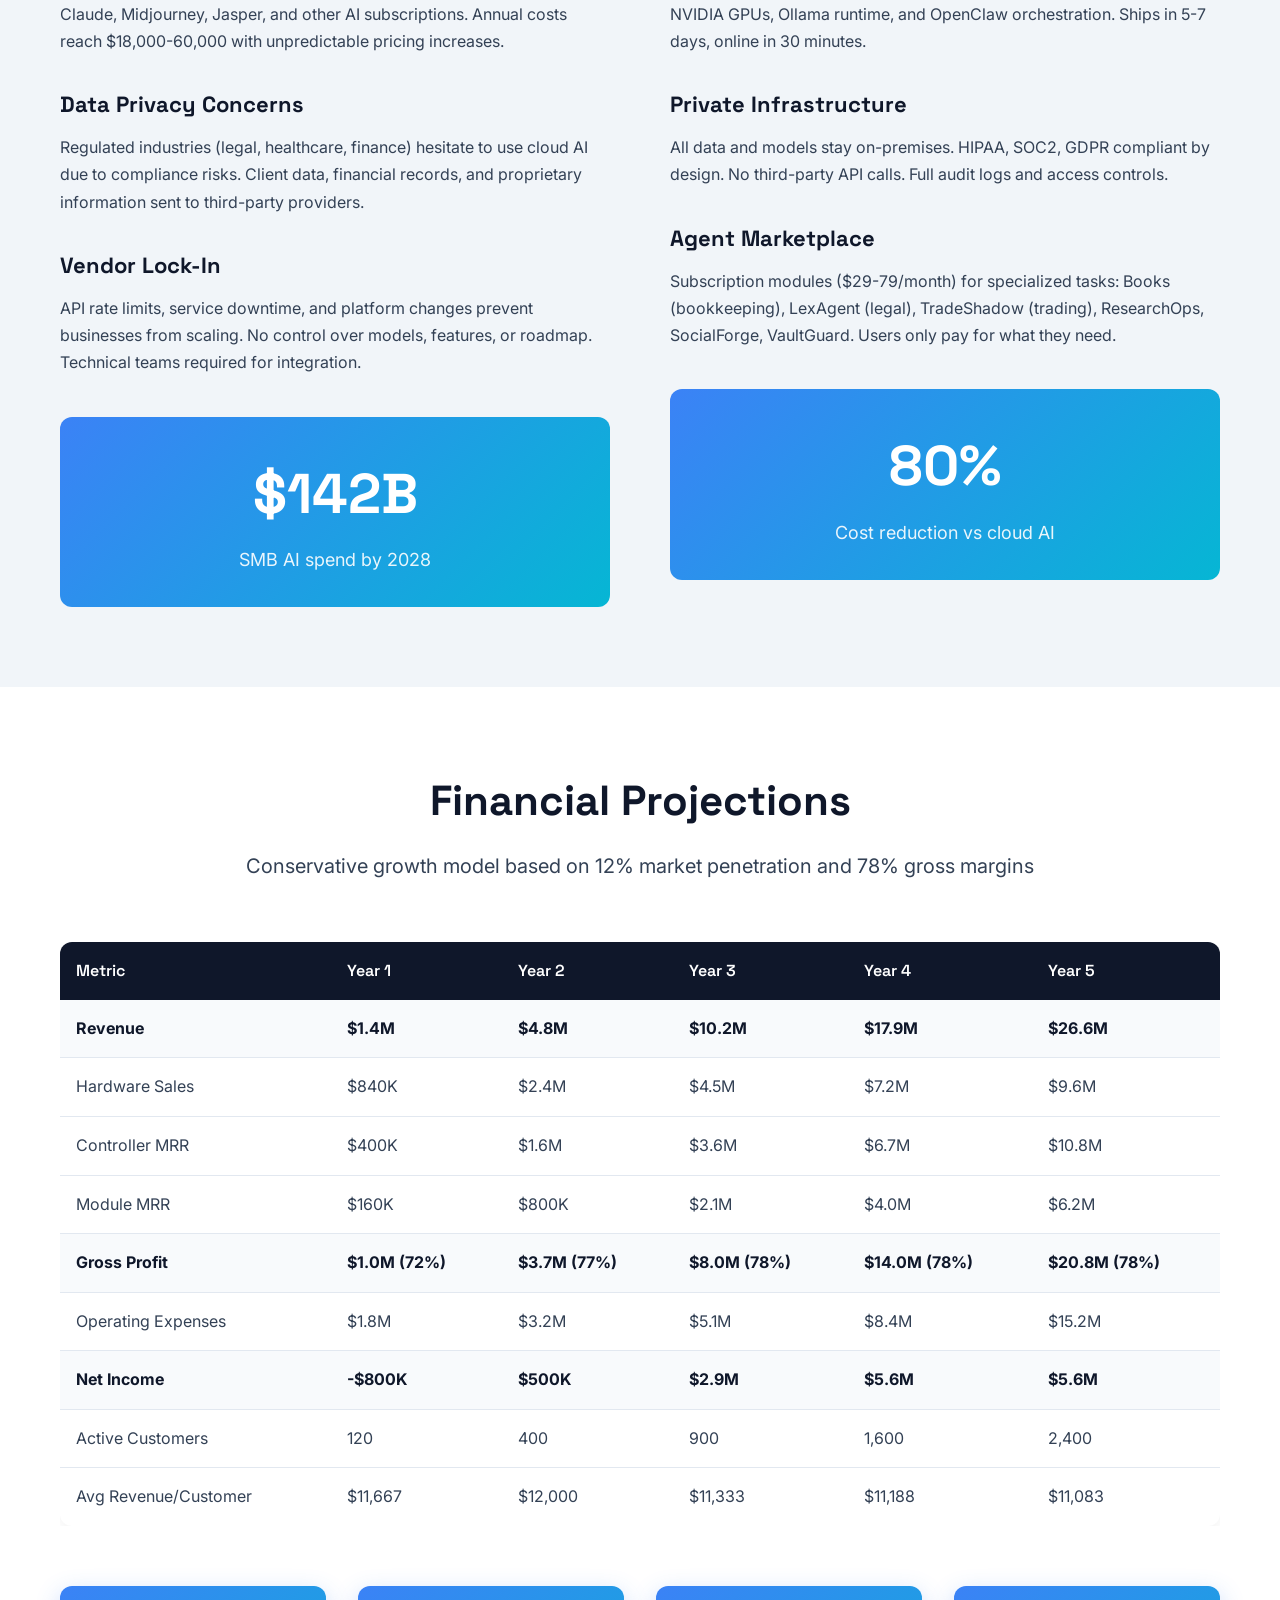
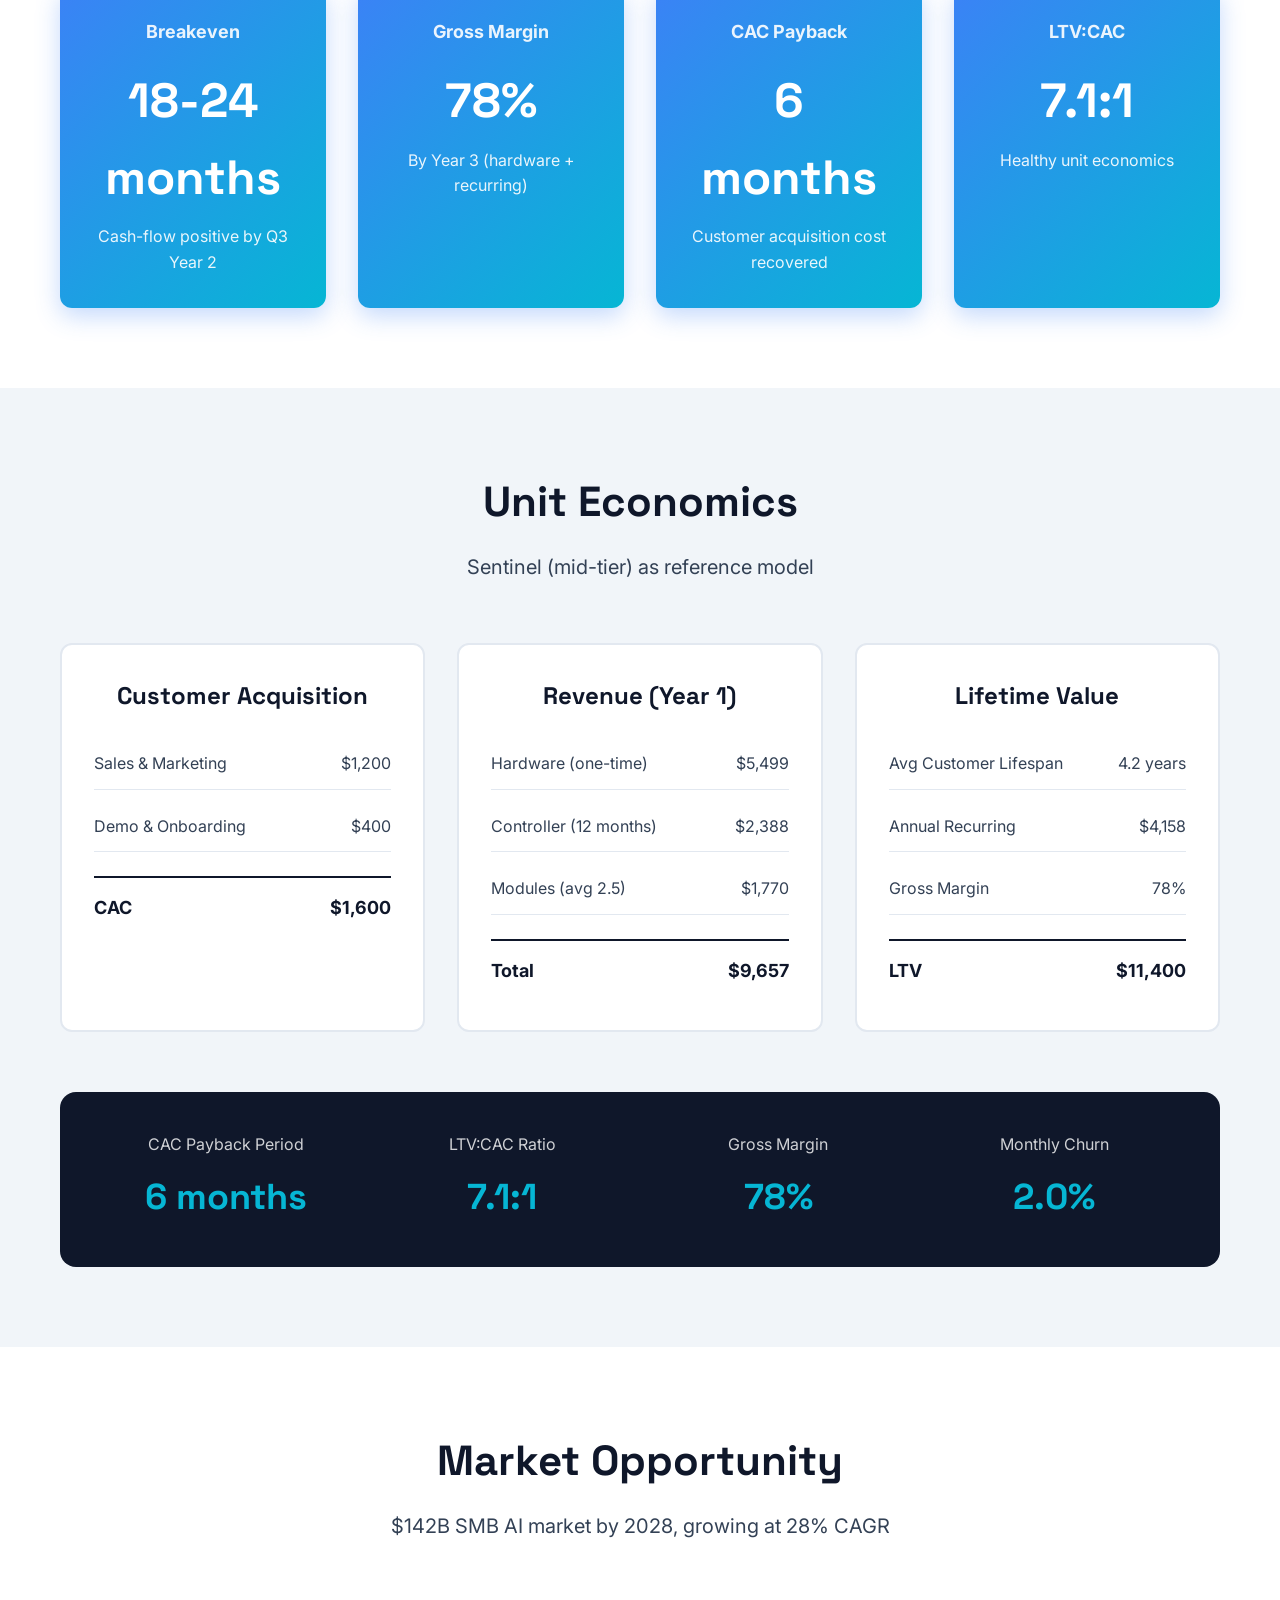
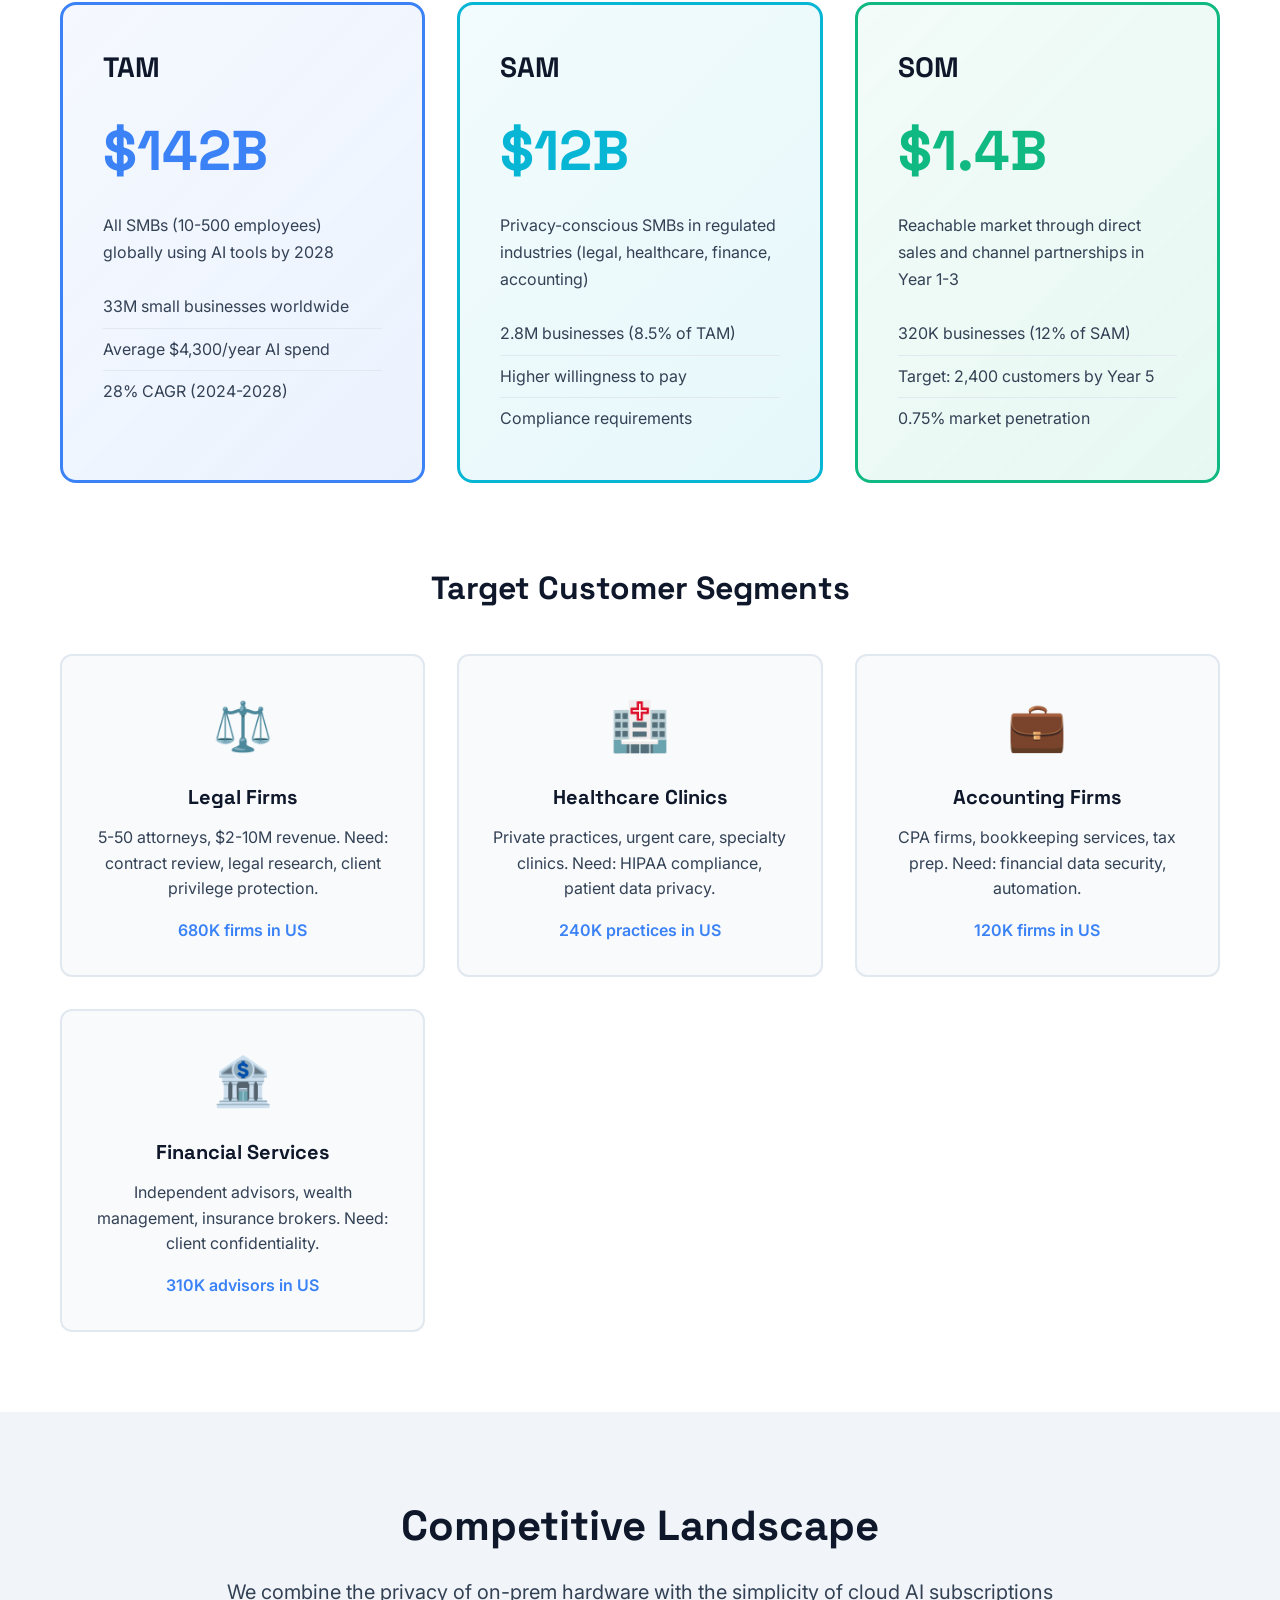
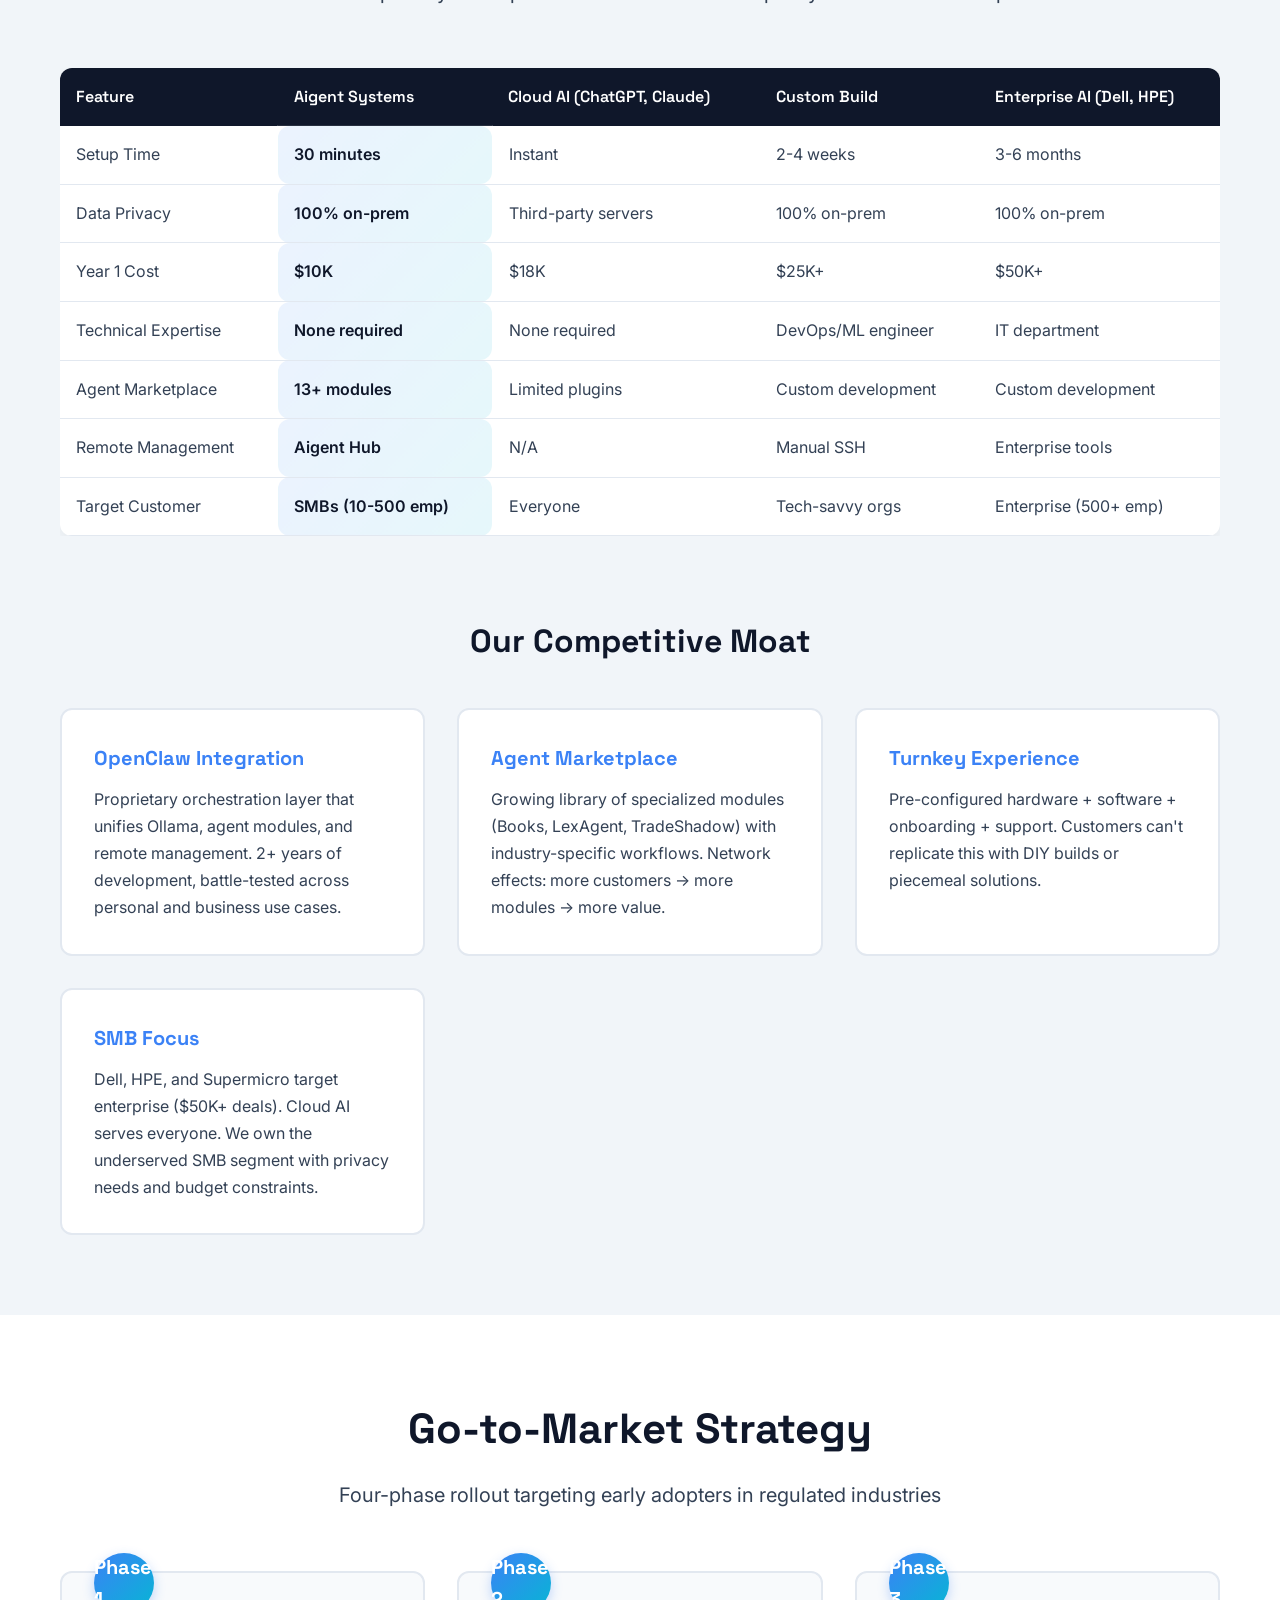
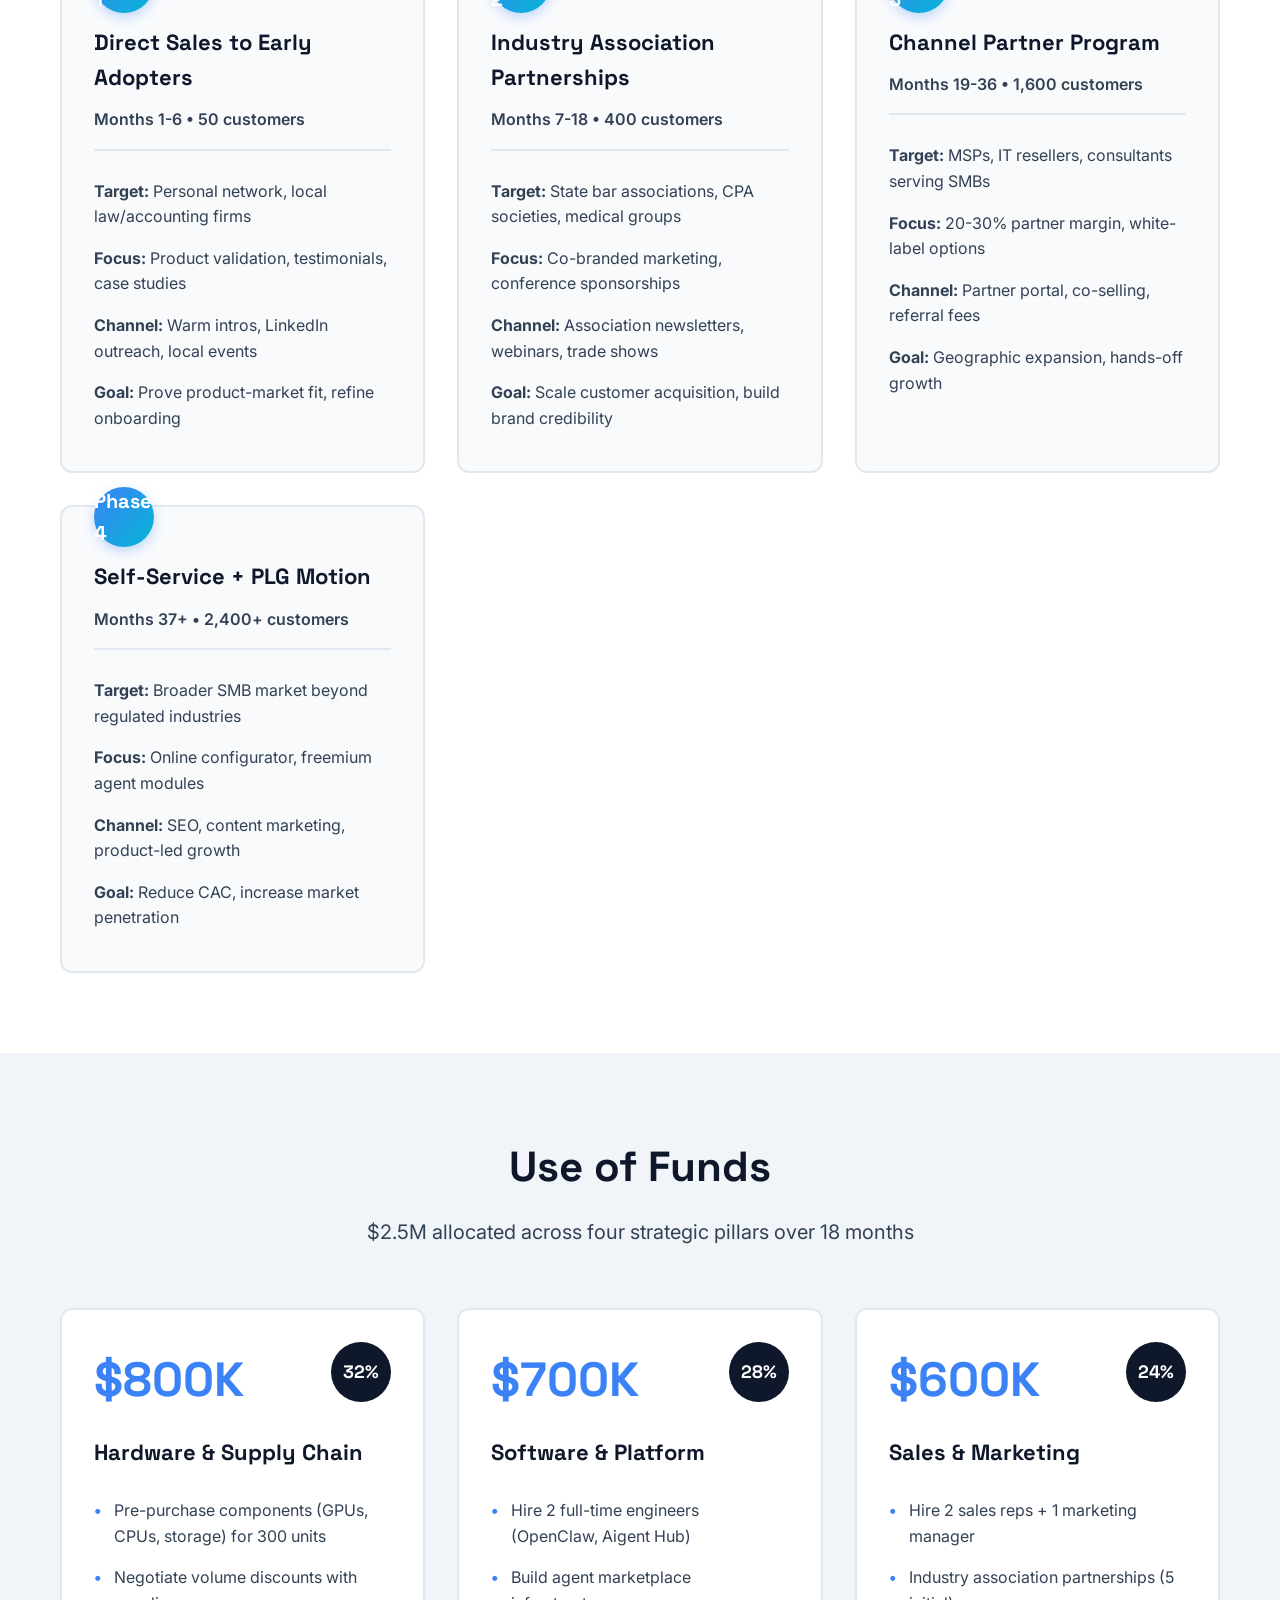
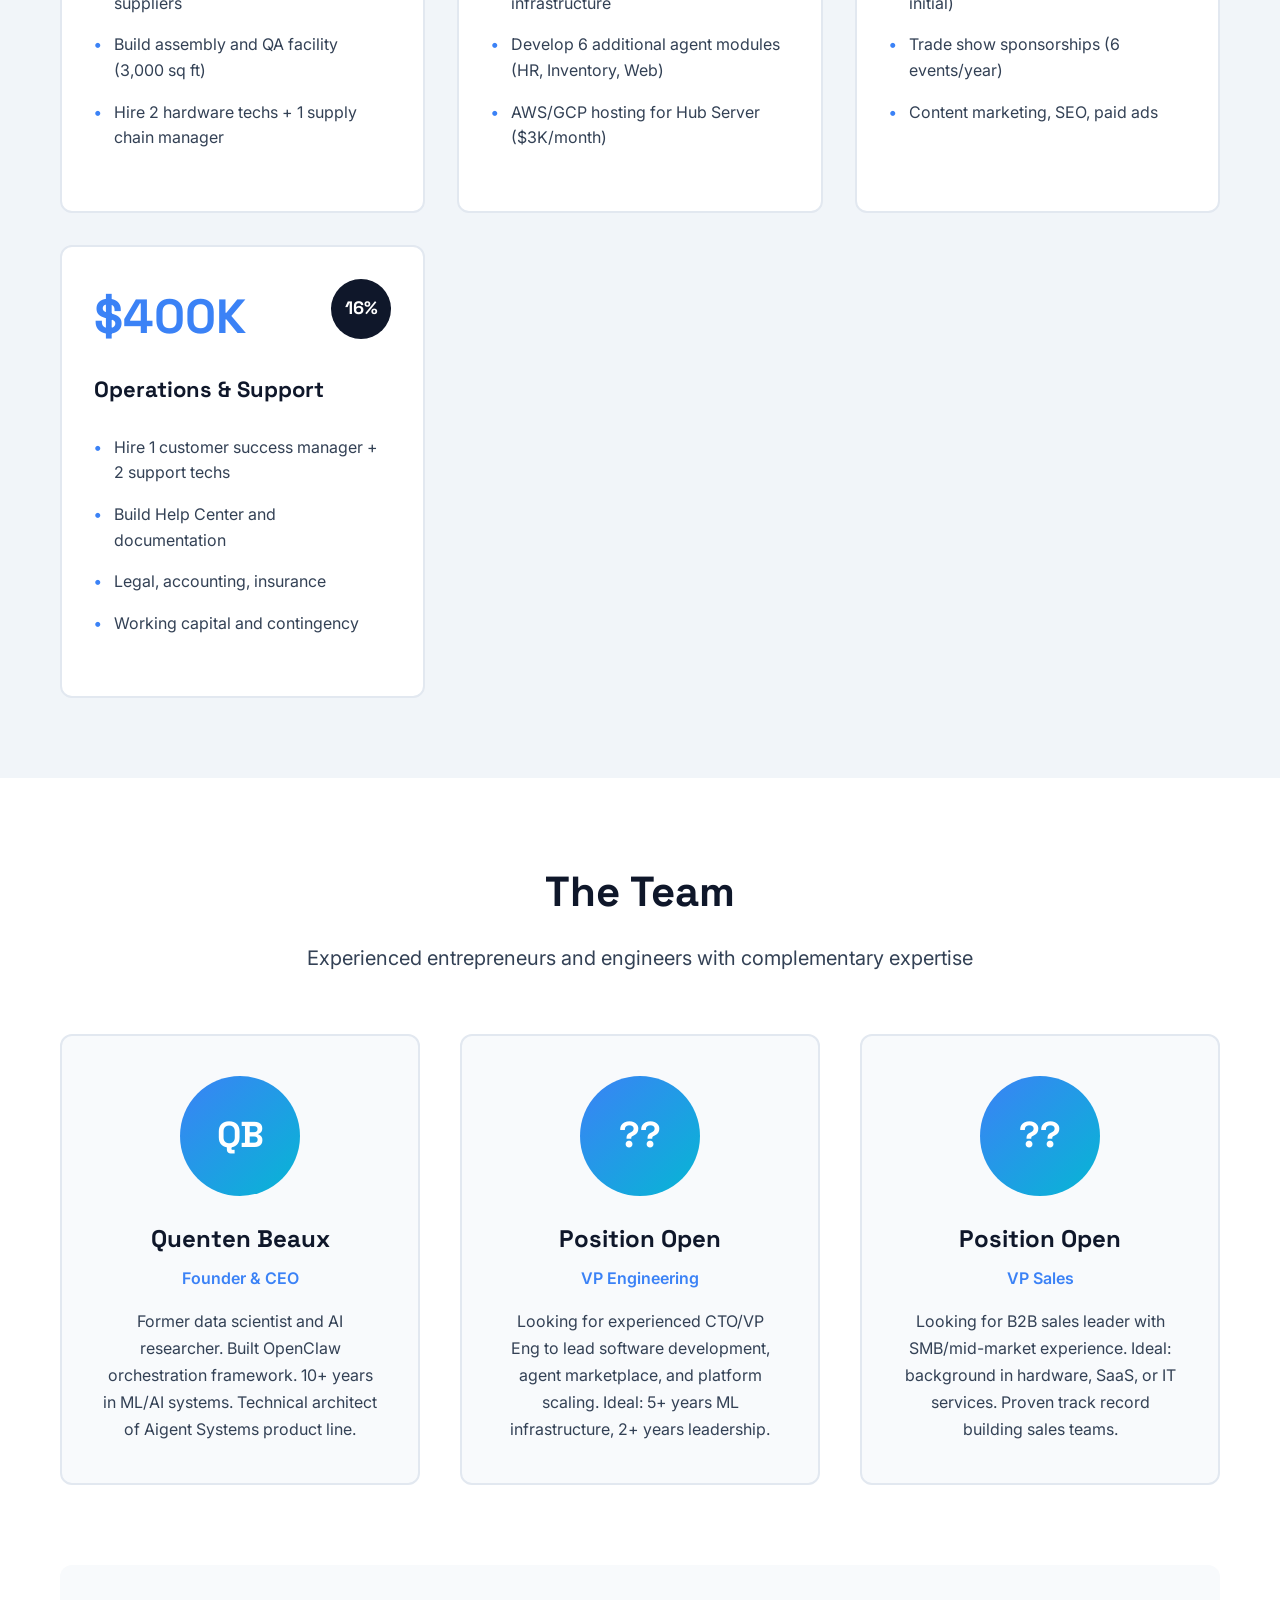
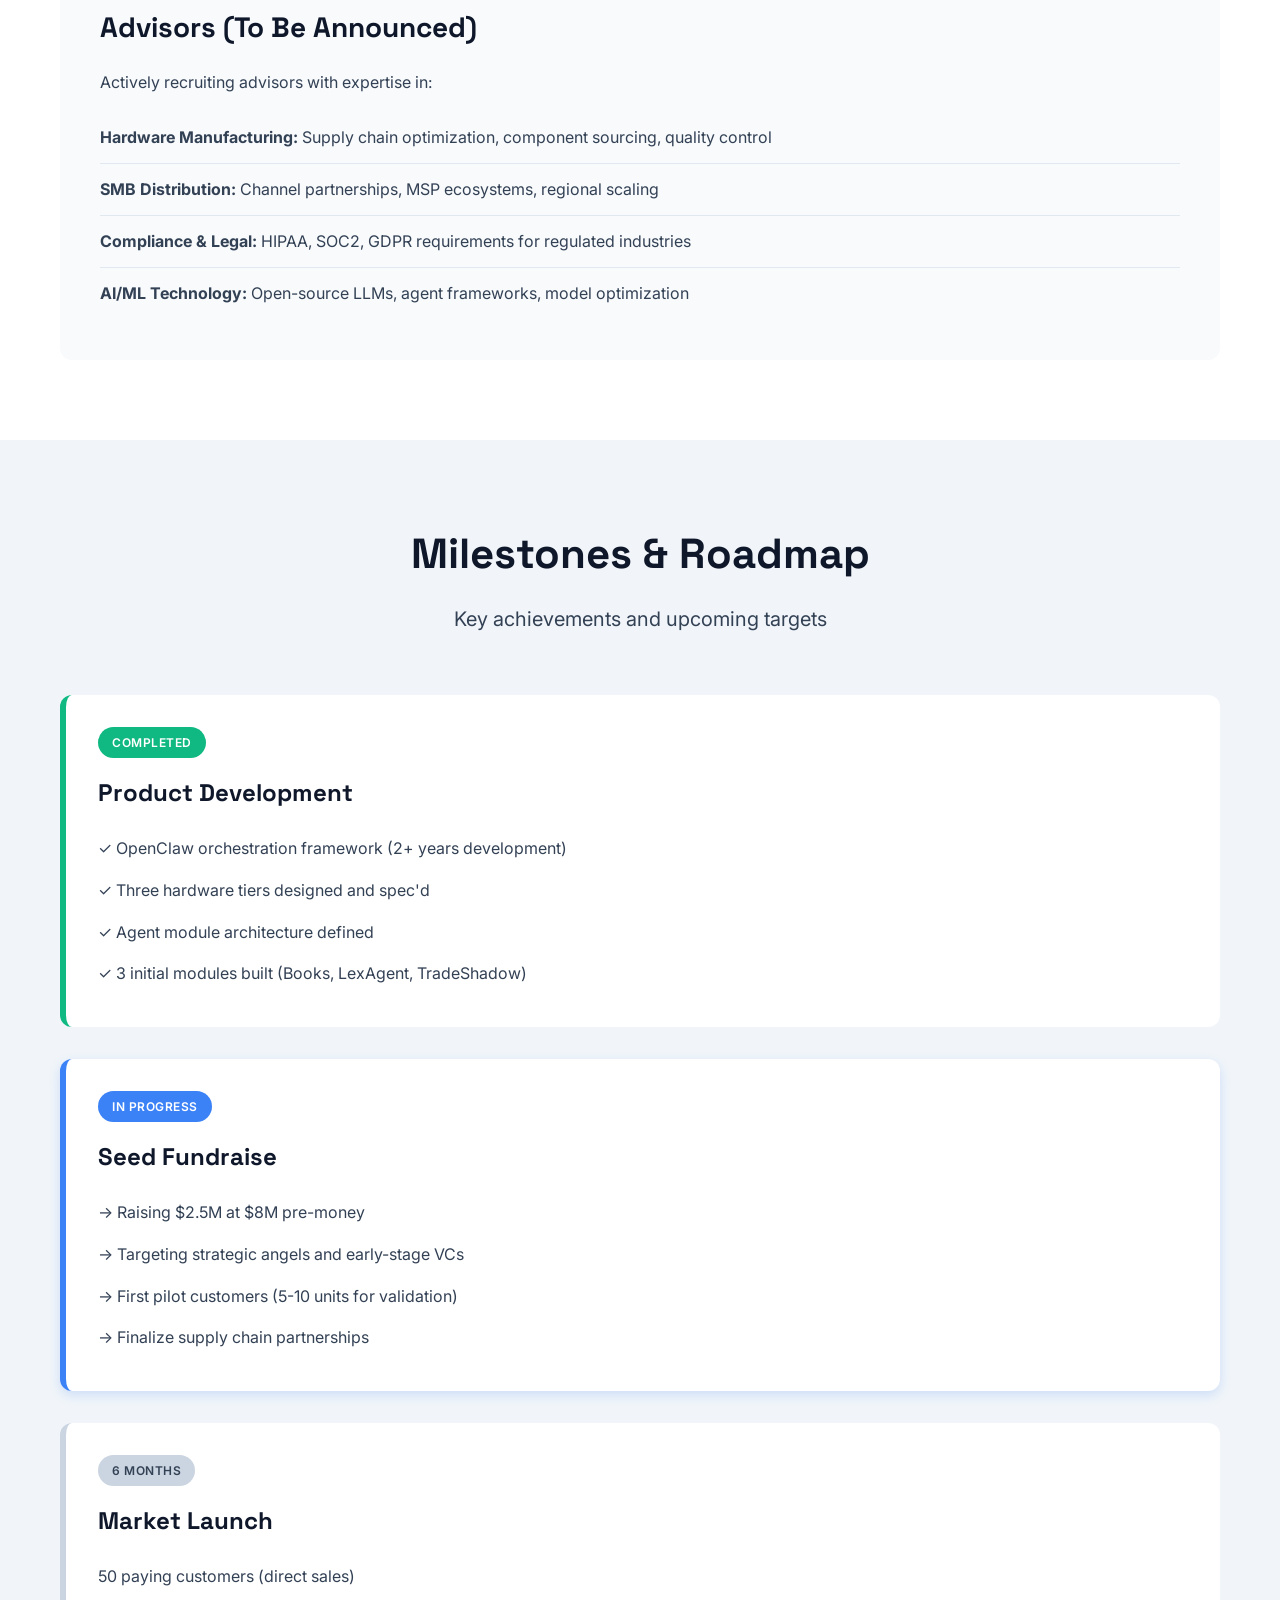
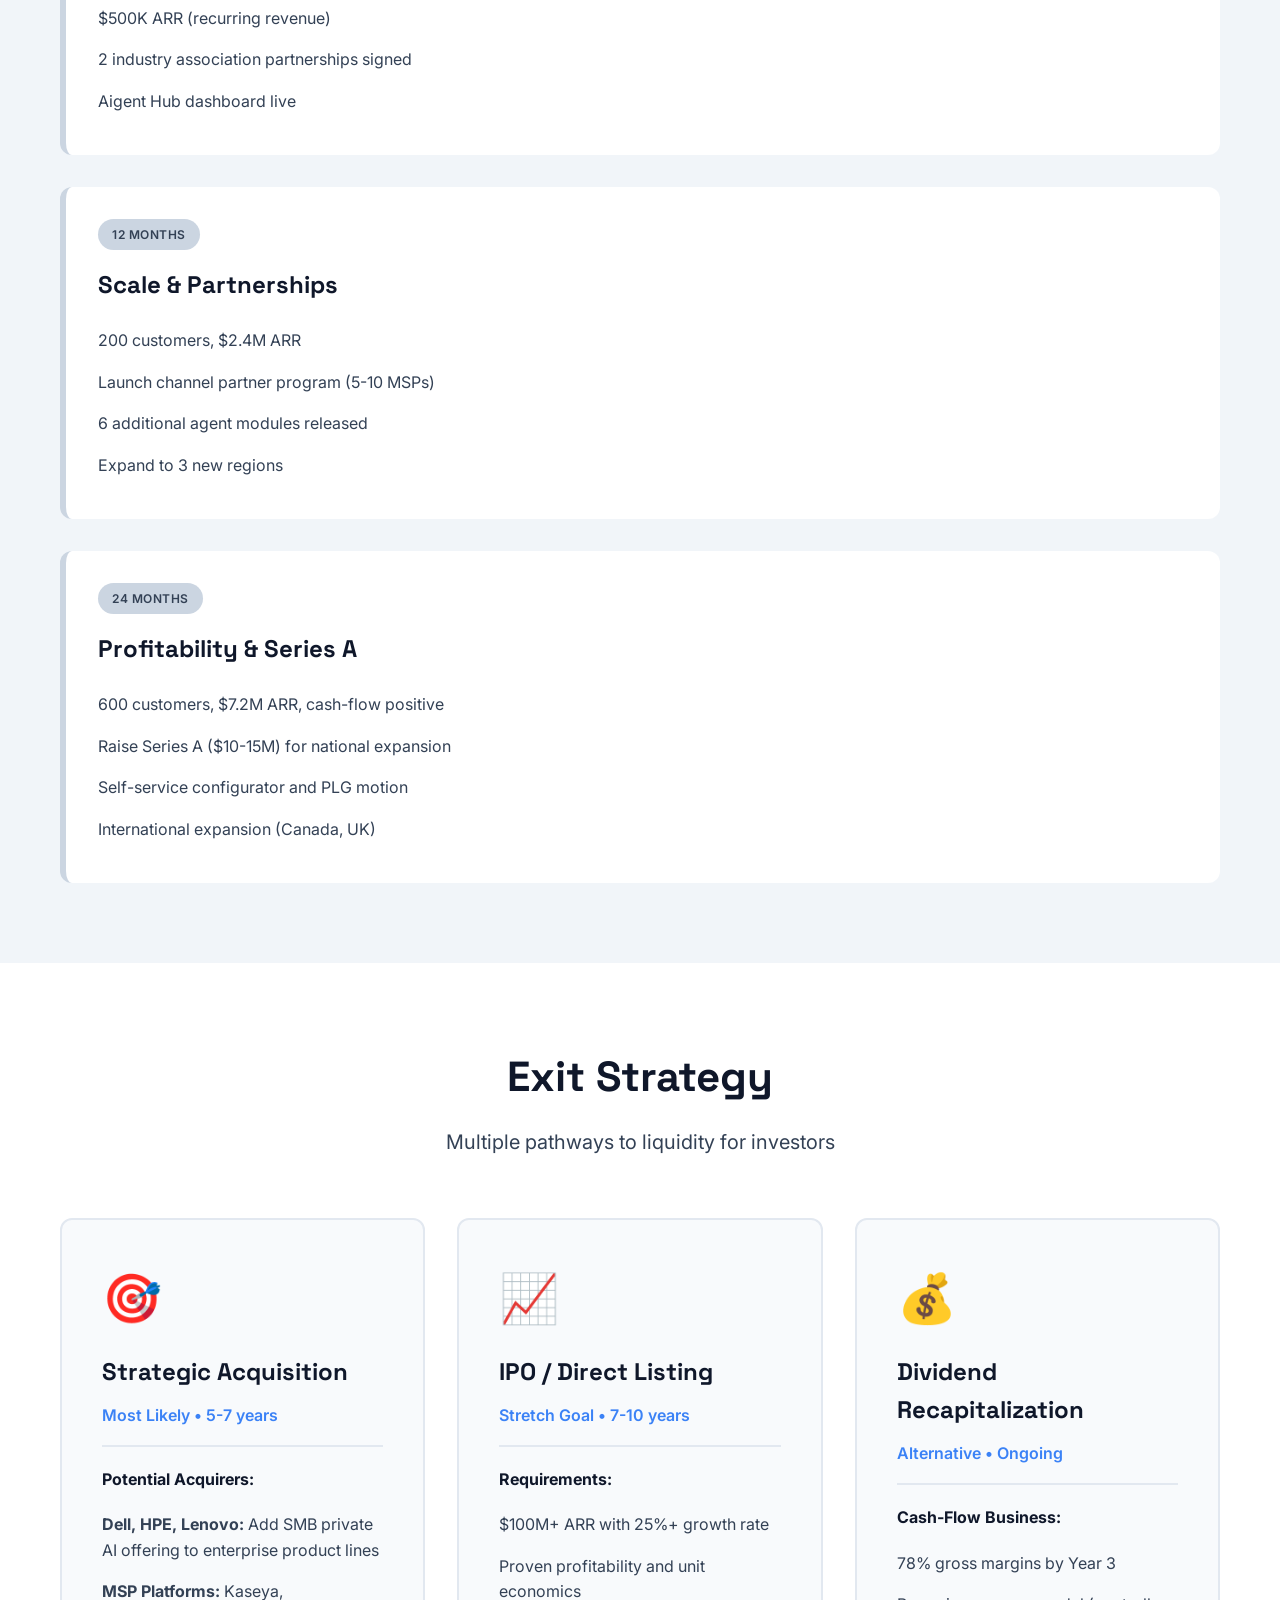
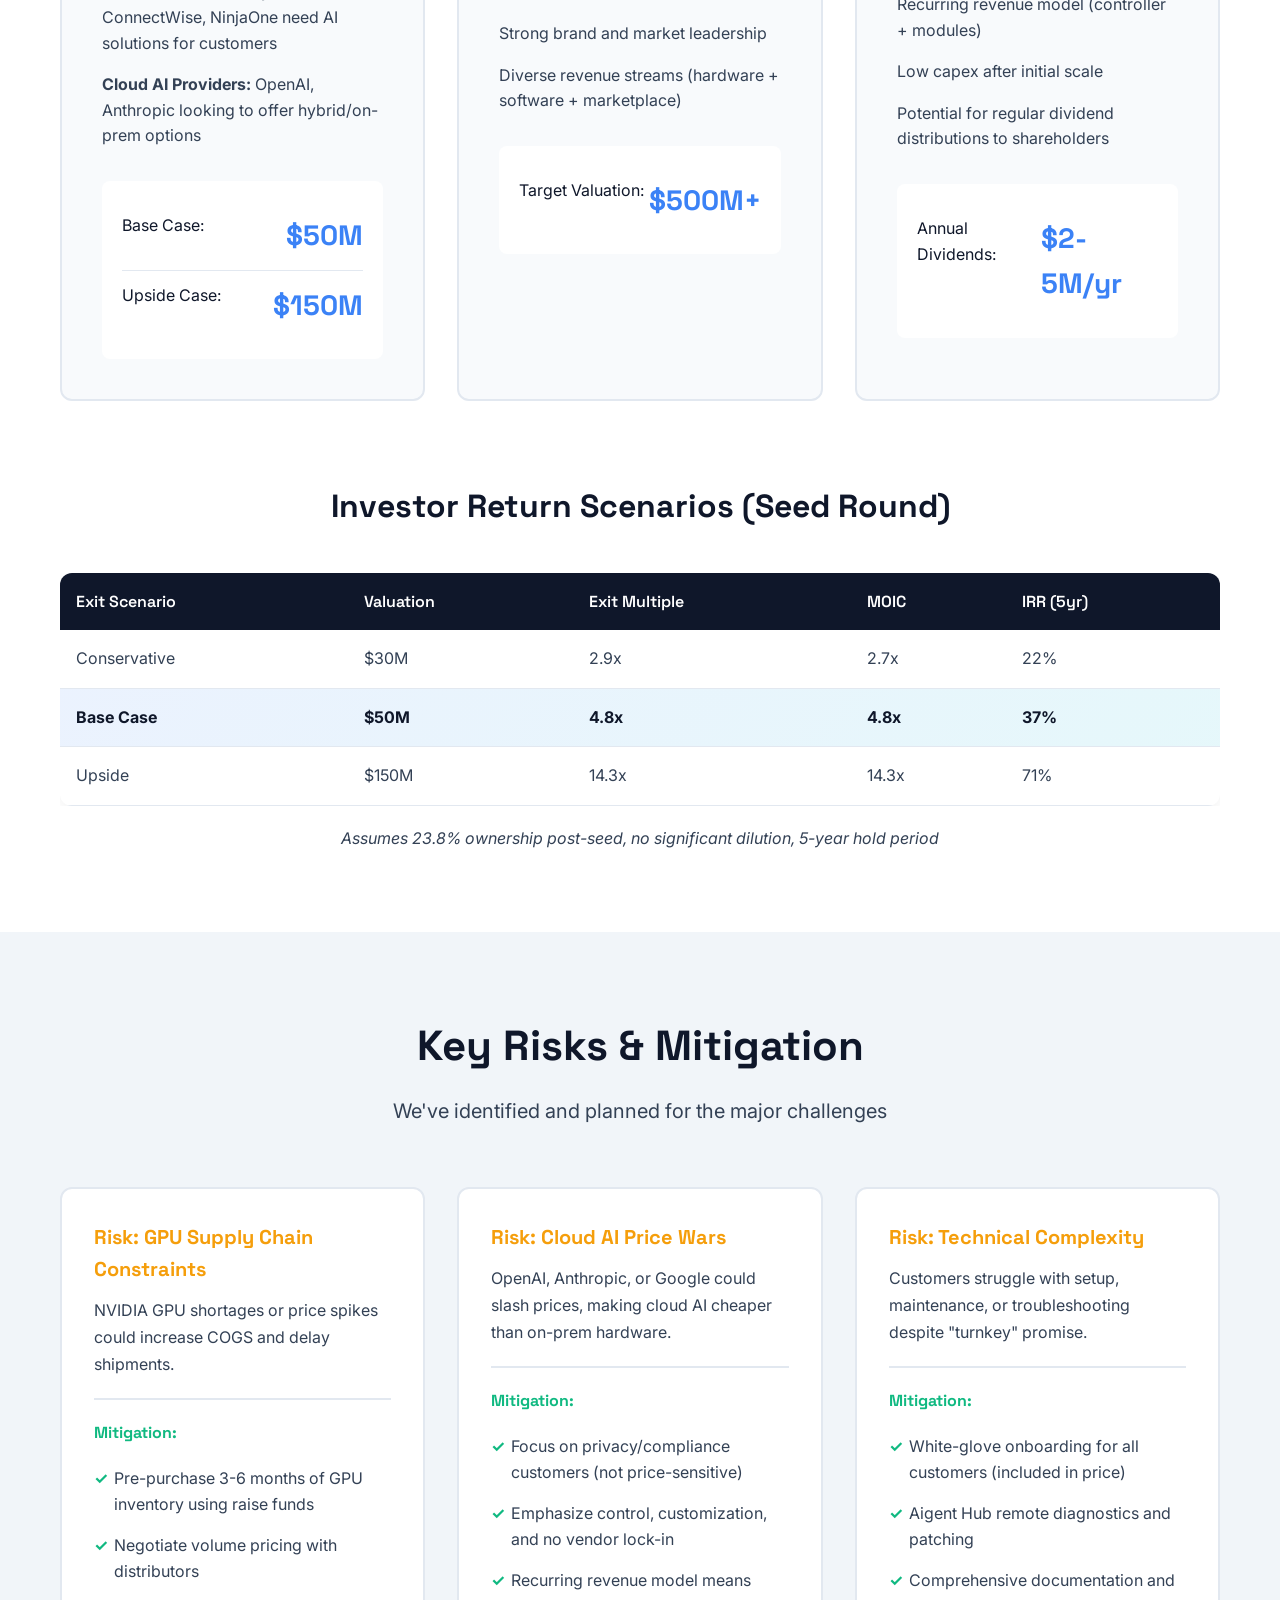
<file: investors.html>
<!DOCTYPE html>
<html lang="en">
<head>
    <meta charset="UTF-8">
    <meta name="viewport" content="width=device-width, initial-scale=1.0">
    <title>Investment Opportunity - Aigent Systems</title>
    <link rel="stylesheet" href="styles.css">
    <link rel="stylesheet" href="investor-styles.css">
    <link rel="preconnect" href="https://fonts.googleapis.com">
    <link rel="preconnect" href="https://fonts.gstatic.com" crossorigin>
    <link href="https://fonts.googleapis.com/css2?family=Inter:wght@300;400;600;700&family=Space+Grotesk:wght@500;700&display=swap" rel="stylesheet">
</head>
<body>
    <!-- Navigation -->
    <nav class="navbar">
        <div class="container">
            <div class="nav-content">
                <div class="logo">
                    <span class="logo-icon">◈</span>
                    <span class="logo-text">Aigent Systems</span>
                </div>
                <div class="nav-links">
                    <a href="index.html">Home</a>
                    <a href="#opportunity">Opportunity</a>
                    <a href="#financials">Financials</a>
                    <a href="#market">Market</a>
                    <a href="#team">Team</a>
                    <a href="#contact" class="btn-secondary">Contact Us</a>
                </div>
            </div>
        </div>
    </nav>

    <!-- Hero Section -->
    <section class="hero">
        <div class="container">
            <div class="hero-content">
                <h1>Investment Opportunity</h1>
                <p class="hero-subtitle">Series Seed - $2.5M raise at $8M pre-money valuation to scale manufacturing and expand our AI agent marketplace</p>
                <div class="hero-stats">
                    <div class="stat">
                        <div class="stat-number">$26.6M</div>
                        <div class="stat-label">Year 5 Revenue</div>
                    </div>
                    <div class="stat">
                        <div class="stat-number">7.1:1</div>
                        <div class="stat-label">LTV:CAC Ratio</div>
                    </div>
                    <div class="stat">
                        <div class="stat-number">18-24mo</div>
                        <div class="stat-label">Breakeven</div>
                    </div>
                </div>
                <div class="hero-ctas">
                    <a href="marketing/executive-summary.md" class="btn-primary" download>Download Executive Summary</a>
                    <a href="#contact" class="btn-outline">Schedule Meeting</a>
                </div>
            </div>
        </div>
    </section>

    <!-- Investment Overview -->
    <section id="opportunity" class="investment-overview">
        <div class="container">
            <h2>The Opportunity</h2>
            <p class="section-subtitle">Join us in bringing private AI infrastructure to millions of small and mid-size businesses</p>
            
            <div class="overview-grid">
                <div class="overview-card">
                    <h3>Raise Amount</h3>
                    <div class="overview-value">$2.5M</div>
                    <p>Series Seed funding</p>
                </div>
                <div class="overview-card">
                    <h3>Valuation</h3>
                    <div class="overview-value">$8M Pre</div>
                    <p>$10.5M post-money</p>
                </div>
                <div class="overview-card">
                    <h3>Equity</h3>
                    <div class="overview-value">23.8%</div>
                    <p>For strategic investors</p>
                </div>
                <div class="overview-card">
                    <h3>Use of Funds</h3>
                    <div class="overview-value">4 Pillars</div>
                    <p>Hardware, software, marketing, ops</p>
                </div>
            </div>
        </div>
    </section>

    <!-- Problem & Solution -->
    <section class="problem-solution">
        <div class="container">
            <div class="ps-grid">
                <div class="ps-section problem-section">
                    <h2>The Problem</h2>
                    <div class="ps-content">
                        <div class="ps-point">
                            <h3>Fragmented AI Costs</h3>
                            <p>Small businesses spend $500-5,000/month across ChatGPT Team, Claude, Midjourney, Jasper, and other AI subscriptions. Annual costs reach $18,000-60,000 with unpredictable pricing increases.</p>
                        </div>
                        <div class="ps-point">
                            <h3>Data Privacy Concerns</h3>
                            <p>Regulated industries (legal, healthcare, finance) hesitate to use cloud AI due to compliance risks. Client data, financial records, and proprietary information sent to third-party providers.</p>
                        </div>
                        <div class="ps-point">
                            <h3>Vendor Lock-In</h3>
                            <p>API rate limits, service downtime, and platform changes prevent businesses from scaling. No control over models, features, or roadmap. Technical teams required for integration.</p>
                        </div>
                        <div class="ps-stat-box">
                            <div class="ps-stat-number">$142B</div>
                            <div class="ps-stat-label">SMB AI spend by 2028</div>
                        </div>
                    </div>
                </div>

                <div class="ps-section solution-section">
                    <h2>Our Solution</h2>
                    <div class="ps-content">
                        <div class="ps-point">
                            <h3>Turnkey Hardware</h3>
                            <p>Pre-configured AI workstations ($2.5K-13K) running Ubuntu Server, NVIDIA GPUs, Ollama runtime, and OpenClaw orchestration. Ships in 5-7 days, online in 30 minutes.</p>
                        </div>
                        <div class="ps-point">
                            <h3>Private Infrastructure</h3>
                            <p>All data and models stay on-premises. HIPAA, SOC2, GDPR compliant by design. No third-party API calls. Full audit logs and access controls.</p>
                        </div>
                        <div class="ps-point">
                            <h3>Agent Marketplace</h3>
                            <p>Subscription modules ($29-79/month) for specialized tasks: Books (bookkeeping), LexAgent (legal), TradeShadow (trading), ResearchOps, SocialForge, VaultGuard. Users only pay for what they need.</p>
                        </div>
                        <div class="ps-stat-box">
                            <div class="ps-stat-number">80%</div>
                            <div class="ps-stat-label">Cost reduction vs cloud AI</div>
                        </div>
                    </div>
                </div>
            </div>
        </div>
    </section>

    <!-- Financial Projections -->
    <section id="financials" class="financials">
        <div class="container">
            <h2>Financial Projections</h2>
            <p class="section-subtitle">Conservative growth model based on 12% market penetration and 78% gross margins</p>
            
            <div class="financials-table">
                <table>
                    <thead>
                        <tr>
                            <th>Metric</th>
                            <th>Year 1</th>
                            <th>Year 2</th>
                            <th>Year 3</th>
                            <th>Year 4</th>
                            <th>Year 5</th>
                        </tr>
                    </thead>
                    <tbody>
                        <tr class="revenue-row">
                            <td><strong>Revenue</strong></td>
                            <td>$1.4M</td>
                            <td>$4.8M</td>
                            <td>$10.2M</td>
                            <td>$17.9M</td>
                            <td>$26.6M</td>
                        </tr>
                        <tr>
                            <td>Hardware Sales</td>
                            <td>$840K</td>
                            <td>$2.4M</td>
                            <td>$4.5M</td>
                            <td>$7.2M</td>
                            <td>$9.6M</td>
                        </tr>
                        <tr>
                            <td>Controller MRR</td>
                            <td>$400K</td>
                            <td>$1.6M</td>
                            <td>$3.6M</td>
                            <td>$6.7M</td>
                            <td>$10.8M</td>
                        </tr>
                        <tr>
                            <td>Module MRR</td>
                            <td>$160K</td>
                            <td>$800K</td>
                            <td>$2.1M</td>
                            <td>$4.0M</td>
                            <td>$6.2M</td>
                        </tr>
                        <tr class="gross-profit-row">
                            <td><strong>Gross Profit</strong></td>
                            <td>$1.0M (72%)</td>
                            <td>$3.7M (77%)</td>
                            <td>$8.0M (78%)</td>
                            <td>$14.0M (78%)</td>
                            <td>$20.8M (78%)</td>
                        </tr>
                        <tr>
                            <td>Operating Expenses</td>
                            <td>$1.8M</td>
                            <td>$3.2M</td>
                            <td>$5.1M</td>
                            <td>$8.4M</td>
                            <td>$15.2M</td>
                        </tr>
                        <tr class="net-income-row">
                            <td><strong>Net Income</strong></td>
                            <td>-$800K</td>
                            <td>$500K</td>
                            <td>$2.9M</td>
                            <td>$5.6M</td>
                            <td>$5.6M</td>
                        </tr>
                        <tr>
                            <td>Active Customers</td>
                            <td>120</td>
                            <td>400</td>
                            <td>900</td>
                            <td>1,600</td>
                            <td>2,400</td>
                        </tr>
                        <tr>
                            <td>Avg Revenue/Customer</td>
                            <td>$11,667</td>
                            <td>$12,000</td>
                            <td>$11,333</td>
                            <td>$11,188</td>
                            <td>$11,083</td>
                        </tr>
                    </tbody>
                </table>
            </div>

            <div class="financial-highlights">
                <div class="fin-card">
                    <h3>Breakeven</h3>
                    <div class="fin-value">18-24 months</div>
                    <p>Cash-flow positive by Q3 Year 2</p>
                </div>
                <div class="fin-card">
                    <h3>Gross Margin</h3>
                    <div class="fin-value">78%</div>
                    <p>By Year 3 (hardware + recurring)</p>
                </div>
                <div class="fin-card">
                    <h3>CAC Payback</h3>
                    <div class="fin-value">6 months</div>
                    <p>Customer acquisition cost recovered</p>
                </div>
                <div class="fin-card">
                    <h3>LTV:CAC</h3>
                    <div class="fin-value">7.1:1</div>
                    <p>Healthy unit economics</p>
                </div>
            </div>
        </div>
    </section>

    <!-- Unit Economics -->
    <section class="unit-economics">
        <div class="container">
            <h2>Unit Economics</h2>
            <p class="section-subtitle">Sentinel (mid-tier) as reference model</p>
            
            <div class="economics-grid">
                <div class="econ-card">
                    <h3>Customer Acquisition</h3>
                    <div class="econ-items">
                        <div class="econ-item">
                            <span>Sales & Marketing</span>
                            <span>$1,200</span>
                        </div>
                        <div class="econ-item">
                            <span>Demo & Onboarding</span>
                            <span>$400</span>
                        </div>
                        <div class="econ-item total">
                            <span><strong>CAC</strong></span>
                            <span><strong>$1,600</strong></span>
                        </div>
                    </div>
                </div>

                <div class="econ-card">
                    <h3>Revenue (Year 1)</h3>
                    <div class="econ-items">
                        <div class="econ-item">
                            <span>Hardware (one-time)</span>
                            <span>$5,499</span>
                        </div>
                        <div class="econ-item">
                            <span>Controller (12 months)</span>
                            <span>$2,388</span>
                        </div>
                        <div class="econ-item">
                            <span>Modules (avg 2.5)</span>
                            <span>$1,770</span>
                        </div>
                        <div class="econ-item total">
                            <span><strong>Total</strong></span>
                            <span><strong>$9,657</strong></span>
                        </div>
                    </div>
                </div>

                <div class="econ-card">
                    <h3>Lifetime Value</h3>
                    <div class="econ-items">
                        <div class="econ-item">
                            <span>Avg Customer Lifespan</span>
                            <span>4.2 years</span>
                        </div>
                        <div class="econ-item">
                            <span>Annual Recurring</span>
                            <span>$4,158</span>
                        </div>
                        <div class="econ-item">
                            <span>Gross Margin</span>
                            <span>78%</span>
                        </div>
                        <div class="econ-item total">
                            <span><strong>LTV</strong></span>
                            <span><strong>$11,400</strong></span>
                        </div>
                    </div>
                </div>
            </div>

            <div class="economics-summary">
                <div class="summary-metric">
                    <div class="metric-label">CAC Payback Period</div>
                    <div class="metric-value">6 months</div>
                </div>
                <div class="summary-metric">
                    <div class="metric-label">LTV:CAC Ratio</div>
                    <div class="metric-value">7.1:1</div>
                </div>
                <div class="summary-metric">
                    <div class="metric-label">Gross Margin</div>
                    <div class="metric-value">78%</div>
                </div>
                <div class="summary-metric">
                    <div class="metric-label">Monthly Churn</div>
                    <div class="metric-value">2.0%</div>
                </div>
            </div>
        </div>
    </section>

    <!-- Market Analysis -->
    <section id="market" class="market-analysis">
        <div class="container">
            <h2>Market Opportunity</h2>
            <p class="section-subtitle">$142B SMB AI market by 2028, growing at 28% CAGR</p>
            
            <div class="market-grid">
                <div class="market-card tam">
                    <h3>TAM</h3>
                    <div class="market-value">$142B</div>
                    <p>All SMBs (10-500 employees) globally using AI tools by 2028</p>
                    <ul class="market-breakdown">
                        <li>33M small businesses worldwide</li>
                        <li>Average $4,300/year AI spend</li>
                        <li>28% CAGR (2024-2028)</li>
                    </ul>
                </div>

                <div class="market-card sam">
                    <h3>SAM</h3>
                    <div class="market-value">$12B</div>
                    <p>Privacy-conscious SMBs in regulated industries (legal, healthcare, finance, accounting)</p>
                    <ul class="market-breakdown">
                        <li>2.8M businesses (8.5% of TAM)</li>
                        <li>Higher willingness to pay</li>
                        <li>Compliance requirements</li>
                    </ul>
                </div>

                <div class="market-card som">
                    <h3>SOM</h3>
                    <div class="market-value">$1.4B</div>
                    <p>Reachable market through direct sales and channel partnerships in Year 1-3</p>
                    <ul class="market-breakdown">
                        <li>320K businesses (12% of SAM)</li>
                        <li>Target: 2,400 customers by Year 5</li>
                        <li>0.75% market penetration</li>
                    </ul>
                </div>
            </div>

            <div class="target-segments">
                <h3>Target Customer Segments</h3>
                <div class="segments-grid">
                    <div class="segment-card">
                        <div class="segment-icon">⚖️</div>
                        <h4>Legal Firms</h4>
                        <p>5-50 attorneys, $2-10M revenue. Need: contract review, legal research, client privilege protection.</p>
                        <div class="segment-size">680K firms in US</div>
                    </div>
                    <div class="segment-card">
                        <div class="segment-icon">🏥</div>
                        <h4>Healthcare Clinics</h4>
                        <p>Private practices, urgent care, specialty clinics. Need: HIPAA compliance, patient data privacy.</p>
                        <div class="segment-size">240K practices in US</div>
                    </div>
                    <div class="segment-card">
                        <div class="segment-icon">💼</div>
                        <h4>Accounting Firms</h4>
                        <p>CPA firms, bookkeeping services, tax prep. Need: financial data security, automation.</p>
                        <div class="segment-size">120K firms in US</div>
                    </div>
                    <div class="segment-card">
                        <div class="segment-icon">🏦</div>
                        <h4>Financial Services</h4>
                        <p>Independent advisors, wealth management, insurance brokers. Need: client confidentiality.</p>
                        <div class="segment-size">310K advisors in US</div>
                    </div>
                </div>
            </div>
        </div>
    </section>

    <!-- Competition -->
    <section class="competition">
        <div class="container">
            <h2>Competitive Landscape</h2>
            <p class="section-subtitle">We combine the privacy of on-prem hardware with the simplicity of cloud AI subscriptions</p>
            
            <div class="competition-table">
                <table>
                    <thead>
                        <tr>
                            <th>Feature</th>
                            <th>Aigent Systems</th>
                            <th>Cloud AI (ChatGPT, Claude)</th>
                            <th>Custom Build</th>
                            <th>Enterprise AI (Dell, HPE)</th>
                        </tr>
                    </thead>
                    <tbody>
                        <tr>
                            <td>Setup Time</td>
                            <td class="highlight">30 minutes</td>
                            <td>Instant</td>
                            <td>2-4 weeks</td>
                            <td>3-6 months</td>
                        </tr>
                        <tr>
                            <td>Data Privacy</td>
                            <td class="highlight">100% on-prem</td>
                            <td>Third-party servers</td>
                            <td>100% on-prem</td>
                            <td>100% on-prem</td>
                        </tr>
                        <tr>
                            <td>Year 1 Cost</td>
                            <td class="highlight">$10K</td>
                            <td>$18K</td>
                            <td>$25K+</td>
                            <td>$50K+</td>
                        </tr>
                        <tr>
                            <td>Technical Expertise</td>
                            <td class="highlight">None required</td>
                            <td>None required</td>
                            <td>DevOps/ML engineer</td>
                            <td>IT department</td>
                        </tr>
                        <tr>
                            <td>Agent Marketplace</td>
                            <td class="highlight">13+ modules</td>
                            <td>Limited plugins</td>
                            <td>Custom development</td>
                            <td>Custom development</td>
                        </tr>
                        <tr>
                            <td>Remote Management</td>
                            <td class="highlight">Aigent Hub</td>
                            <td>N/A</td>
                            <td>Manual SSH</td>
                            <td>Enterprise tools</td>
                        </tr>
                        <tr>
                            <td>Target Customer</td>
                            <td class="highlight">SMBs (10-500 emp)</td>
                            <td>Everyone</td>
                            <td>Tech-savvy orgs</td>
                            <td>Enterprise (500+ emp)</td>
                        </tr>
                    </tbody>
                </table>
            </div>

            <div class="competitive-moat">
                <h3>Our Competitive Moat</h3>
                <div class="moat-grid">
                    <div class="moat-item">
                        <h4>OpenClaw Integration</h4>
                        <p>Proprietary orchestration layer that unifies Ollama, agent modules, and remote management. 2+ years of development, battle-tested across personal and business use cases.</p>
                    </div>
                    <div class="moat-item">
                        <h4>Agent Marketplace</h4>
                        <p>Growing library of specialized modules (Books, LexAgent, TradeShadow) with industry-specific workflows. Network effects: more customers → more modules → more value.</p>
                    </div>
                    <div class="moat-item">
                        <h4>Turnkey Experience</h4>
                        <p>Pre-configured hardware + software + onboarding + support. Customers can't replicate this with DIY builds or piecemeal solutions.</p>
                    </div>
                    <div class="moat-item">
                        <h4>SMB Focus</h4>
                        <p>Dell, HPE, and Supermicro target enterprise ($50K+ deals). Cloud AI serves everyone. We own the underserved SMB segment with privacy needs and budget constraints.</p>
                    </div>
                </div>
            </div>
        </div>
    </section>

    <!-- Go-to-Market Strategy -->
    <section class="gtm-strategy">
        <div class="container">
            <h2>Go-to-Market Strategy</h2>
            <p class="section-subtitle">Four-phase rollout targeting early adopters in regulated industries</p>
            
            <div class="gtm-phases">
                <div class="phase-card">
                    <div class="phase-number">Phase 1</div>
                    <h3>Direct Sales to Early Adopters</h3>
                    <div class="phase-timeline">Months 1-6 • 50 customers</div>
                    <ul>
                        <li><strong>Target:</strong> Personal network, local law/accounting firms</li>
                        <li><strong>Focus:</strong> Product validation, testimonials, case studies</li>
                        <li><strong>Channel:</strong> Warm intros, LinkedIn outreach, local events</li>
                        <li><strong>Goal:</strong> Prove product-market fit, refine onboarding</li>
                    </ul>
                </div>

                <div class="phase-card">
                    <div class="phase-number">Phase 2</div>
                    <h3>Industry Association Partnerships</h3>
                    <div class="phase-timeline">Months 7-18 • 400 customers</div>
                    <ul>
                        <li><strong>Target:</strong> State bar associations, CPA societies, medical groups</li>
                        <li><strong>Focus:</strong> Co-branded marketing, conference sponsorships</li>
                        <li><strong>Channel:</strong> Association newsletters, webinars, trade shows</li>
                        <li><strong>Goal:</strong> Scale customer acquisition, build brand credibility</li>
                    </ul>
                </div>

                <div class="phase-card">
                    <div class="phase-number">Phase 3</div>
                    <h3>Channel Partner Program</h3>
                    <div class="phase-timeline">Months 19-36 • 1,600 customers</div>
                    <ul>
                        <li><strong>Target:</strong> MSPs, IT resellers, consultants serving SMBs</li>
                        <li><strong>Focus:</strong> 20-30% partner margin, white-label options</li>
                        <li><strong>Channel:</strong> Partner portal, co-selling, referral fees</li>
                        <li><strong>Goal:</strong> Geographic expansion, hands-off growth</li>
                    </ul>
                </div>

                <div class="phase-card">
                    <div class="phase-number">Phase 4</div>
                    <h3>Self-Service + PLG Motion</h3>
                    <div class="phase-timeline">Months 37+ • 2,400+ customers</div>
                    <ul>
                        <li><strong>Target:</strong> Broader SMB market beyond regulated industries</li>
                        <li><strong>Focus:</strong> Online configurator, freemium agent modules</li>
                        <li><strong>Channel:</strong> SEO, content marketing, product-led growth</li>
                        <li><strong>Goal:</strong> Reduce CAC, increase market penetration</li>
                    </ul>
                </div>
            </div>
        </div>
    </section>

    <!-- Use of Funds -->
    <section class="use-of-funds">
        <div class="container">
            <h2>Use of Funds</h2>
            <p class="section-subtitle">$2.5M allocated across four strategic pillars over 18 months</p>
            
            <div class="funds-grid">
                <div class="fund-card">
                    <div class="fund-amount">$800K</div>
                    <h3>Hardware & Supply Chain</h3>
                    <ul>
                        <li>Pre-purchase components (GPUs, CPUs, storage) for 300 units</li>
                        <li>Negotiate volume discounts with suppliers</li>
                        <li>Build assembly and QA facility (3,000 sq ft)</li>
                        <li>Hire 2 hardware techs + 1 supply chain manager</li>
                    </ul>
                    <div class="fund-percentage">32%</div>
                </div>

                <div class="fund-card">
                    <div class="fund-amount">$700K</div>
                    <h3>Software & Platform</h3>
                    <ul>
                        <li>Hire 2 full-time engineers (OpenClaw, Aigent Hub)</li>
                        <li>Build agent marketplace infrastructure</li>
                        <li>Develop 6 additional agent modules (HR, Inventory, Web)</li>
                        <li>AWS/GCP hosting for Hub Server ($3K/month)</li>
                    </ul>
                    <div class="fund-percentage">28%</div>
                </div>

                <div class="fund-card">
                    <div class="fund-amount">$600K</div>
                    <h3>Sales & Marketing</h3>
                    <ul>
                        <li>Hire 2 sales reps + 1 marketing manager</li>
                        <li>Industry association partnerships (5 initial)</li>
                        <li>Trade show sponsorships (6 events/year)</li>
                        <li>Content marketing, SEO, paid ads</li>
                    </ul>
                    <div class="fund-percentage">24%</div>
                </div>

                <div class="fund-card">
                    <div class="fund-amount">$400K</div>
                    <h3>Operations & Support</h3>
                    <ul>
                        <li>Hire 1 customer success manager + 2 support techs</li>
                        <li>Build Help Center and documentation</li>
                        <li>Legal, accounting, insurance</li>
                        <li>Working capital and contingency</li>
                    </ul>
                    <div class="fund-percentage">16%</div>
                </div>
            </div>
        </div>
    </section>

    <!-- Team -->
    <section id="team" class="team-section">
        <div class="container">
            <h2>The Team</h2>
            <p class="section-subtitle">Experienced entrepreneurs and engineers with complementary expertise</p>
            
            <div class="team-grid">
                <div class="team-card">
                    <div class="team-photo-placeholder">QB</div>
                    <h3>Quenten Beaux</h3>
                    <div class="team-title">Founder & CEO</div>
                    <p>Former data scientist and AI researcher. Built OpenClaw orchestration framework. 10+ years in ML/AI systems. Technical architect of Aigent Systems product line.</p>
                </div>

                <div class="team-card">
                    <div class="team-photo-placeholder">??</div>
                    <h3>Position Open</h3>
                    <div class="team-title">VP Engineering</div>
                    <p>Looking for experienced CTO/VP Eng to lead software development, agent marketplace, and platform scaling. Ideal: 5+ years ML infrastructure, 2+ years leadership.</p>
                </div>

                <div class="team-card">
                    <div class="team-photo-placeholder">??</div>
                    <h3>Position Open</h3>
                    <div class="team-title">VP Sales</div>
                    <p>Looking for B2B sales leader with SMB/mid-market experience. Ideal: background in hardware, SaaS, or IT services. Proven track record building sales teams.</p>
                </div>
            </div>

            <div class="advisors-section">
                <h3>Advisors (To Be Announced)</h3>
                <p>Actively recruiting advisors with expertise in:</p>
                <ul class="advisors-list">
                    <li><strong>Hardware Manufacturing:</strong> Supply chain optimization, component sourcing, quality control</li>
                    <li><strong>SMB Distribution:</strong> Channel partnerships, MSP ecosystems, regional scaling</li>
                    <li><strong>Compliance & Legal:</strong> HIPAA, SOC2, GDPR requirements for regulated industries</li>
                    <li><strong>AI/ML Technology:</strong> Open-source LLMs, agent frameworks, model optimization</li>
                </ul>
            </div>
        </div>
    </section>

    <!-- Milestones & Traction -->
    <section class="milestones">
        <div class="container">
            <h2>Milestones & Roadmap</h2>
            <p class="section-subtitle">Key achievements and upcoming targets</p>
            
            <div class="milestones-timeline">
                <div class="milestone completed">
                    <div class="milestone-date">Completed</div>
                    <h3>Product Development</h3>
                    <ul>
                        <li>✓ OpenClaw orchestration framework (2+ years development)</li>
                        <li>✓ Three hardware tiers designed and spec'd</li>
                        <li>✓ Agent module architecture defined</li>
                        <li>✓ 3 initial modules built (Books, LexAgent, TradeShadow)</li>
                    </ul>
                </div>

                <div class="milestone current">
                    <div class="milestone-date">In Progress</div>
                    <h3>Seed Fundraise</h3>
                    <ul>
                        <li>→ Raising $2.5M at $8M pre-money</li>
                        <li>→ Targeting strategic angels and early-stage VCs</li>
                        <li>→ First pilot customers (5-10 units for validation)</li>
                        <li>→ Finalize supply chain partnerships</li>
                    </ul>
                </div>

                <div class="milestone upcoming">
                    <div class="milestone-date">6 Months</div>
                    <h3>Market Launch</h3>
                    <ul>
                        <li>50 paying customers (direct sales)</li>
                        <li>$500K ARR (recurring revenue)</li>
                        <li>2 industry association partnerships signed</li>
                        <li>Aigent Hub dashboard live</li>
                    </ul>
                </div>

                <div class="milestone upcoming">
                    <div class="milestone-date">12 Months</div>
                    <h3>Scale & Partnerships</h3>
                    <ul>
                        <li>200 customers, $2.4M ARR</li>
                        <li>Launch channel partner program (5-10 MSPs)</li>
                        <li>6 additional agent modules released</li>
                        <li>Expand to 3 new regions</li>
                    </ul>
                </div>

                <div class="milestone upcoming">
                    <div class="milestone-date">24 Months</div>
                    <h3>Profitability & Series A</h3>
                    <ul>
                        <li>600 customers, $7.2M ARR, cash-flow positive</li>
                        <li>Raise Series A ($10-15M) for national expansion</li>
                        <li>Self-service configurator and PLG motion</li>
                        <li>International expansion (Canada, UK)</li>
                    </ul>
                </div>
            </div>
        </div>
    </section>

    <!-- Exit Strategy -->
    <section class="exit-strategy">
        <div class="container">
            <h2>Exit Strategy</h2>
            <p class="section-subtitle">Multiple pathways to liquidity for investors</p>
            
            <div class="exit-scenarios">
                <div class="exit-card">
                    <div class="exit-icon">🎯</div>
                    <h3>Strategic Acquisition</h3>
                    <div class="exit-probability">Most Likely • 5-7 years</div>
                    <p><strong>Potential Acquirers:</strong></p>
                    <ul>
                        <li><strong>Dell, HPE, Lenovo:</strong> Add SMB private AI offering to enterprise product lines</li>
                        <li><strong>MSP Platforms:</strong> Kaseya, ConnectWise, NinjaOne need AI solutions for customers</li>
                        <li><strong>Cloud AI Providers:</strong> OpenAI, Anthropic looking to offer hybrid/on-prem options</li>
                    </ul>
                    <div class="exit-valuation">
                        <div class="valuation-range">
                            <span>Base Case:</span>
                            <span class="valuation-number">$50M</span>
                        </div>
                        <div class="valuation-range">
                            <span>Upside Case:</span>
                            <span class="valuation-number">$150M</span>
                        </div>
                    </div>
                </div>

                <div class="exit-card">
                    <div class="exit-icon">📈</div>
                    <h3>IPO / Direct Listing</h3>
                    <div class="exit-probability">Stretch Goal • 7-10 years</div>
                    <p><strong>Requirements:</strong></p>
                    <ul>
                        <li>$100M+ ARR with 25%+ growth rate</li>
                        <li>Proven profitability and unit economics</li>
                        <li>Strong brand and market leadership</li>
                        <li>Diverse revenue streams (hardware + software + marketplace)</li>
                    </ul>
                    <div class="exit-valuation">
                        <div class="valuation-range">
                            <span>Target Valuation:</span>
                            <span class="valuation-number">$500M+</span>
                        </div>
                    </div>
                </div>

                <div class="exit-card">
                    <div class="exit-icon">💰</div>
                    <h3>Dividend Recapitalization</h3>
                    <div class="exit-probability">Alternative • Ongoing</div>
                    <p><strong>Cash-Flow Business:</strong></p>
                    <ul>
                        <li>78% gross margins by Year 3</li>
                        <li>Recurring revenue model (controller + modules)</li>
                        <li>Low capex after initial scale</li>
                        <li>Potential for regular dividend distributions to shareholders</li>
                    </ul>
                    <div class="exit-valuation">
                        <div class="valuation-range">
                            <span>Annual Dividends:</span>
                            <span class="valuation-number">$2-5M/yr</span>
                        </div>
                    </div>
                </div>
            </div>

            <div class="exit-returns">
                <h3>Investor Return Scenarios (Seed Round)</h3>
                <div class="returns-table">
                    <table>
                        <thead>
                            <tr>
                                <th>Exit Scenario</th>
                                <th>Valuation</th>
                                <th>Exit Multiple</th>
                                <th>MOIC</th>
                                <th>IRR (5yr)</th>
                            </tr>
                        </thead>
                        <tbody>
                            <tr class="conservative">
                                <td>Conservative</td>
                                <td>$30M</td>
                                <td>2.9x</td>
                                <td>2.7x</td>
                                <td>22%</td>
                            </tr>
                            <tr class="base-case">
                                <td><strong>Base Case</strong></td>
                                <td><strong>$50M</strong></td>
                                <td><strong>4.8x</strong></td>
                                <td><strong>4.8x</strong></td>
                                <td><strong>37%</strong></td>
                            </tr>
                            <tr class="upside">
                                <td>Upside</td>
                                <td>$150M</td>
                                <td>14.3x</td>
                                <td>14.3x</td>
                                <td>71%</td>
                            </tr>
                        </tbody>
                    </table>
                </div>
                <p class="returns-note"><em>Assumes 23.8% ownership post-seed, no significant dilution, 5-year hold period</em></p>
            </div>
        </div>
    </section>

    <!-- Risks & Mitigation -->
    <section class="risks">
        <div class="container">
            <h2>Key Risks & Mitigation</h2>
            <p class="section-subtitle">We've identified and planned for the major challenges</p>
            
            <div class="risks-grid">
                <div class="risk-card">
                    <h3>Risk: GPU Supply Chain Constraints</h3>
                    <p class="risk-description">NVIDIA GPU shortages or price spikes could increase COGS and delay shipments.</p>
                    <div class="mitigation">
                        <strong>Mitigation:</strong>
                        <ul>
                            <li>Pre-purchase 3-6 months of GPU inventory using raise funds</li>
                            <li>Negotiate volume pricing with distributors</li>
                            <li>Maintain relationships with 3+ GPU suppliers</li>
                            <li>Design flexibility: support RTX 4000 and 6000 series</li>
                        </ul>
                    </div>
                </div>

                <div class="risk-card">
                    <h3>Risk: Cloud AI Price Wars</h3>
                    <p class="risk-description">OpenAI, Anthropic, or Google could slash prices, making cloud AI cheaper than on-prem hardware.</p>
                    <div class="mitigation">
                        <strong>Mitigation:</strong>
                        <ul>
                            <li>Focus on privacy/compliance customers (not price-sensitive)</li>
                            <li>Emphasize control, customization, and no vendor lock-in</li>
                            <li>Recurring revenue model means customers already committed</li>
                            <li>ROI still positive even with 50% cloud price drops</li>
                        </ul>
                    </div>
                </div>

                <div class="risk-card">
                    <h3>Risk: Technical Complexity</h3>
                    <p class="risk-description">Customers struggle with setup, maintenance, or troubleshooting despite "turnkey" promise.</p>
                    <div class="mitigation">
                        <strong>Mitigation:</strong>
                        <ul>
                            <li>White-glove onboarding for all customers (included in price)</li>
                            <li>Aigent Hub remote diagnostics and patching</li>
                            <li>Comprehensive documentation and video tutorials</li>
                            <li>24/7 support with 2-8hr SLA depending on tier</li>
                        </ul>
                    </div>
                </div>

                <div class="risk-card">
                    <h3>Risk: Slow Sales Cycles</h3>
                    <p class="risk-description">SMBs take 6-12 months to evaluate, delaying revenue and extending runway.</p>
                    <div class="mitigation">
                        <strong>Mitigation:</strong>
                        <ul>
                            <li>Target pain-driven buyers (compliance deadlines, cloud cost overruns)</li>
                            <li>Offer 30-day money-back guarantee to reduce perceived risk</li>
                            <li>Pilot program: 5-10 units at cost for testimonials</li>
                            <li>Industry association co-marketing for credibility</li>
                        </ul>
                    </div>
                </div>

                <div class="risk-card">
                    <h3>Risk: Open-Source Competition</h3>
                    <p class="risk-description">Technically savvy customers could DIY with Ollama, Docker, and open-source tools.</p>
                    <div class="mitigation">
                        <strong>Mitigation:</strong>
                        <ul>
                            <li>Target non-technical buyers (lawyers, doctors, accountants)</li>
                            <li>Value-add: agent marketplace, remote management, support</li>
                            <li>OpenClaw orchestration is proprietary and difficult to replicate</li>
                            <li>Time-to-value: 30 minutes vs 2-4 weeks DIY</li>
                        </ul>
                    </div>
                </div>

                <div class="risk-card">
                    <h3>Risk: Key Person Dependency</h3>
                    <p class="risk-description">Founder Quenten Beaux holds most technical and business knowledge.</p>
                    <div class="mitigation">
                        <strong>Mitigation:</strong>
                        <ul>
                            <li>Hire VP Engineering and VP Sales in first 6 months</li>
                            <li>Document all processes, workflows, and technical architecture</li>
                            <li>Build cross-functional team (no single point of failure)</li>
                            <li>Key-person life insurance ($2M coverage)</li>
                        </ul>
                    </div>
                </div>
            </div>
        </div>
    </section>

    <!-- Contact / CTA -->
    <section id="contact" class="investor-contact">
        <div class="container">
            <h2>Join Us in Building the Future of Private AI</h2>
            <p class="section-subtitle">We're raising $2.5M to bring secure, affordable AI infrastructure to millions of small businesses</p>
            
            <div class="contact-cta">
                <div class="cta-content">
                    <h3>Investment Terms</h3>
                    <ul class="terms-list">
                        <li><strong>Raise:</strong> $2.5M Series Seed</li>
                        <li><strong>Valuation:</strong> $8M pre / $10.5M post</li>
                        <li><strong>Equity:</strong> 23.8%</li>
                        <li><strong>Minimum Investment:</strong> $50K</li>
                        <li><strong>Instrument:</strong> Convertible note or priced equity (investor preference)</li>
                        <li><strong>Use of Funds:</strong> 18-month runway to reach $2.4M ARR</li>
                    </ul>
                </div>
                <div class="cta-actions">
                    <h3>Get in Touch</h3>
                    <p>Schedule a call to discuss the opportunity, review detailed financials, or receive our full pitch deck and data room access.</p>
                    <a href="mailto:invest@aigentsystems.com" class="btn-primary">invest@aigentsystems.com</a>
                    <div class="download-links">
                        <a href="marketing/executive-summary.md" download>📄 Executive Summary</a>
                        <a href="marketing/one-pager.md" download>📄 One-Pager</a>
                        <a href="marketing/investor-pitch-deck.md" download>📊 Pitch Deck Outline</a>
                    </div>
                </div>
            </div>
        </div>
    </section>

    <!-- Footer -->
    <footer class="footer">
        <div class="container">
            <div class="footer-content">
                <div class="footer-brand">
                    <div class="logo">
                        <span class="logo-icon">◈</span>
                        <span class="logo-text">Aigent Systems</span>
                    </div>
                    <p>Private AI Infrastructure for Business</p>
                </div>
                <div class="footer-links">
                    <div class="footer-column">
                        <h4>Company</h4>
                        <a href="index.html">Home</a>
                        <a href="#opportunity">Investment Overview</a>
                        <a href="#financials">Financials</a>
                        <a href="#market">Market Analysis</a>
                    </div>
                    <div class="footer-column">
                        <h4>Resources</h4>
                        <a href="marketing/executive-summary.md" download>Executive Summary</a>
                        <a href="marketing/one-pager.md" download>One-Pager</a>
                        <a href="marketing/investor-pitch-deck.md" download>Pitch Deck</a>
                        <a href="mailto:invest@aigentsystems.com">Contact</a>
                    </div>
                </div>
            </div>
            <div class="footer-bottom">
                <p>&copy; 2026 Aigent Systems. All rights reserved. | This presentation contains forward-looking statements and projections.</p>
            </div>
        </div>
    </footer>
</body>
</html>
</file>
<file: styles.css>
/* ===========================
   AIGENT SYSTEMS STYLES
   Professional B2B Enterprise Design
   =========================== */

* {
    margin: 0;
    padding: 0;
    box-sizing: border-box;
}

:root {
    /* Primary Colors */
    --navy-dark: #0f172a;
    --navy-medium: #1e293b;
    --navy-light: #334155;
    
    /* Accent Colors */
    --blue-bright: #3b82f6;
    --blue-light: #60a5fa;
    --cyan-accent: #06b6d4;
    
    /* Neutrals */
    --gray-50: #f8fafc;
    --gray-100: #f1f5f9;
    --gray-200: #e2e8f0;
    --gray-300: #cbd5e1;
    --gray-700: #334155;
    --gray-900: #0f172a;
    
    /* Semantic */
    --success: #10b981;
    --warning: #f59e0b;
    
    /* Typography */
    --font-primary: 'Inter', -apple-system, BlinkMacSystemFont, 'Segoe UI', sans-serif;
    --font-display: 'Space Grotesk', sans-serif;
    
    /* Spacing */
    --container-width: 1200px;
    --section-padding: 80px 20px;
}

body {
    font-family: var(--font-primary);
    line-height: 1.6;
    color: var(--gray-900);
    background: var(--gray-50);
}

.container {
    max-width: var(--container-width);
    margin: 0 auto;
    padding: 0 20px;
}

/* ===========================
   NAVIGATION
   =========================== */

.navbar {
    background: white;
    box-shadow: 0 1px 3px rgba(0,0,0,0.05);
    position: sticky;
    top: 0;
    z-index: 1000;
    padding: 16px 0;
}

.nav-content {
    display: flex;
    justify-content: space-between;
    align-items: center;
}

.logo {
    display: flex;
    align-items: center;
    gap: 10px;
    font-family: var(--font-display);
    font-weight: 700;
    font-size: 24px;
    color: var(--navy-dark);
}

.logo-icon {
    color: var(--blue-bright);
    font-size: 28px;
}

.nav-links {
    display: flex;
    gap: 32px;
    align-items: center;
}

.nav-links a {
    text-decoration: none;
    color: var(--gray-700);
    font-weight: 500;
    transition: color 0.2s;
}

.nav-links a:hover {
    color: var(--blue-bright);
}

/* ===========================
   BUTTONS
   =========================== */

.btn-primary, .btn-secondary, .btn-outline {
    display: inline-block;
    padding: 12px 28px;
    border-radius: 8px;
    text-decoration: none;
    font-weight: 600;
    transition: all 0.2s;
    cursor: pointer;
    border: 2px solid transparent;
}

.btn-primary {
    background: var(--blue-bright);
    color: white;
}

.btn-primary:hover {
    background: var(--blue-light);
    transform: translateY(-2px);
    box-shadow: 0 4px 12px rgba(59, 130, 246, 0.3);
}

.btn-secondary {
    background: var(--navy-dark);
    color: white;
}

.btn-secondary:hover {
    background: var(--navy-light);
}

.btn-outline {
    background: transparent;
    color: var(--blue-bright);
    border: 2px solid var(--blue-bright);
}

.btn-outline:hover {
    background: var(--blue-bright);
    color: white;
}

/* ===========================
   HERO SECTION
   =========================== */

.hero {
    background: linear-gradient(135deg, var(--navy-dark) 0%, var(--navy-medium) 100%);
    color: white;
    padding: 100px 20px;
    text-align: center;
    position: relative;
}

.hero-video {
    max-width: 800px;
    margin: 0 auto 40px;
    border-radius: 12px;
    overflow: hidden;
    box-shadow: 0 20px 60px rgba(0, 0, 0, 0.4);
}

.hero-video video {
    width: 100%;
    height: auto;
    display: block;
}

.hero h1 {
    font-family: var(--font-display);
    font-size: 56px;
    font-weight: 700;
    margin-bottom: 20px;
    line-height: 1.1;
}

.hero-subtitle {
    font-size: 22px;
    color: var(--gray-200);
    max-width: 700px;
    margin: 0 auto 40px;
}

.hero-stats {
    display: flex;
    justify-content: center;
    gap: 60px;
    margin: 50px 0;
}

.stat {
    text-align: center;
}

.stat-number {
    font-family: var(--font-display);
    font-size: 48px;
    font-weight: 700;
    color: var(--cyan-accent);
}

.stat-label {
    font-size: 16px;
    color: var(--gray-300);
    margin-top: 8px;
}

.hero-ctas {
    display: flex;
    gap: 20px;
    justify-content: center;
    margin-top: 40px;
}

/* ===========================
   PROBLEM SECTION
   =========================== */

.problem {
    padding: var(--section-padding);
    background: white;
}

.problem h2 {
    font-family: var(--font-display);
    font-size: 42px;
    text-align: center;
    margin-bottom: 60px;
    color: var(--navy-dark);
}

.problem-grid {
    display: grid;
    grid-template-columns: repeat(auto-fit, minmax(300px, 1fr));
    gap: 40px;
}

.problem-card {
    padding: 32px;
    border-radius: 12px;
    background: var(--gray-50);
    border: 1px solid var(--gray-200);
}

.problem-icon {
    font-size: 48px;
    margin-bottom: 20px;
}

.problem-card h3 {
    font-family: var(--font-display);
    font-size: 24px;
    margin-bottom: 12px;
    color: var(--navy-dark);
}

.problem-card p {
    color: var(--gray-700);
    line-height: 1.7;
}

/* ===========================
   PRODUCTS SECTION
   =========================== */

.products {
    padding: var(--section-padding);
    background: var(--gray-100);
}

.products h2 {
    font-family: var(--font-display);
    font-size: 42px;
    text-align: center;
    margin-bottom: 16px;
    color: var(--navy-dark);
}

.section-subtitle {
    text-align: center;
    font-size: 20px;
    color: var(--gray-700);
    margin-bottom: 60px;
}

.product-grid {
    display: grid;
    grid-template-columns: repeat(auto-fit, minmax(340px, 1fr));
    gap: 32px;
    margin-top: 40px;
}

.product-card {
    background: white;
    border-radius: 16px;
    padding: 40px;
    box-shadow: 0 4px 6px rgba(0,0,0,0.05);
    border: 2px solid var(--gray-200);
    transition: all 0.3s;
    position: relative;
}

.product-card.featured {
    border: 2px solid var(--blue-bright);
    box-shadow: 0 8px 24px rgba(59, 130, 246, 0.2);
}

.product-card:hover {
    transform: translateY(-8px);
    box-shadow: 0 12px 32px rgba(0,0,0,0.1);
}

.product-badge {
    display: inline-block;
    padding: 6px 14px;
    border-radius: 20px;
    font-size: 12px;
    font-weight: 600;
    text-transform: uppercase;
    letter-spacing: 0.5px;
    margin-bottom: 16px;
    background: var(--gray-200);
    color: var(--gray-700);
}

.featured-badge {
    background: var(--blue-bright);
    color: white;
}

.product-card h3 {
    font-family: var(--font-display);
    font-size: 32px;
    margin-bottom: 16px;
    color: var(--navy-dark);
}

.product-price {
    margin-bottom: 20px;
}

.price-amount {
    font-family: var(--font-display);
    font-size: 48px;
    font-weight: 700;
    color: var(--navy-dark);
}

.price-period {
    font-size: 16px;
    color: var(--gray-700);
    margin-left: 8px;
}

.product-description {
    color: var(--gray-700);
    margin-bottom: 32px;
    line-height: 1.7;
}

.product-specs {
    margin: 24px 0;
    padding: 20px;
    background: var(--gray-50);
    border-radius: 8px;
}

.spec {
    display: flex;
    justify-content: space-between;
    padding: 8px 0;
    border-bottom: 1px solid var(--gray-200);
}

.spec:last-child {
    border-bottom: none;
}

.spec-label {
    font-weight: 600;
    color: var(--gray-700);
}

.spec-value {
    color: var(--navy-dark);
}

.product-features {
    margin: 24px 0;
}

.feature {
    padding: 8px 0;
    color: var(--gray-700);
}

.product-monthly {
    margin: 24px 0;
    padding: 16px;
    background: var(--blue-bright);
    background: linear-gradient(135deg, var(--blue-bright) 0%, var(--cyan-accent) 100%);
    border-radius: 8px;
    display: flex;
    justify-content: space-between;
    align-items: center;
    color: white;
}

.monthly-label {
    font-weight: 600;
}

.monthly-price {
    font-family: var(--font-display);
    font-size: 24px;
    font-weight: 700;
}

.product-card .btn-primary {
    width: 100%;
    text-align: center;
    margin-top: 20px;
}

/* ===========================
   HOW IT WORKS
   =========================== */

.how-it-works {
    padding: var(--section-padding);
    background: white;
}

.how-it-works h2 {
    font-family: var(--font-display);
    font-size: 42px;
    text-align: center;
    margin-bottom: 60px;
    color: var(--navy-dark);
}

.steps-grid {
    display: grid;
    grid-template-columns: repeat(auto-fit, minmax(300px, 1fr));
    gap: 60px;
}

.step {
    text-align: center;
}

.step-number {
    width: 80px;
    height: 80px;
    margin: 0 auto 24px;
    border-radius: 50%;
    background: linear-gradient(135deg, var(--blue-bright) 0%, var(--cyan-accent) 100%);
    color: white;
    font-family: var(--font-display);
    font-size: 36px;
    font-weight: 700;
    display: flex;
    align-items: center;
    justify-content: center;
    box-shadow: 0 8px 24px rgba(59, 130, 246, 0.3);
}

.step h3 {
    font-family: var(--font-display);
    font-size: 24px;
    margin-bottom: 16px;
    color: var(--navy-dark);
}

.step p {
    color: var(--gray-700);
    line-height: 1.7;
}

/* ===========================
   MODULES SECTION
   =========================== */

.modules {
    padding: var(--section-padding);
    background: var(--gray-100);
}

.modules h2 {
    font-family: var(--font-display);
    font-size: 42px;
    text-align: center;
    margin-bottom: 16px;
    color: var(--navy-dark);
}

.modules-grid {
    display: grid;
    grid-template-columns: repeat(auto-fit, minmax(280px, 1fr));
    gap: 24px;
    margin-top: 40px;
}

.module-card {
    background: white;
    padding: 32px;
    border-radius: 12px;
    text-align: center;
    border: 2px solid var(--gray-200);
    transition: all 0.3s;
}

.module-card:hover {
    border-color: var(--blue-bright);
    transform: translateY(-4px);
    box-shadow: 0 8px 24px rgba(59, 130, 246, 0.15);
}

.module-icon {
    font-size: 48px;
    margin-bottom: 16px;
}

.module-card h3 {
    font-family: var(--font-display);
    font-size: 20px;
    margin-bottom: 12px;
    color: var(--navy-dark);
}

.module-card p {
    color: var(--gray-700);
    margin-bottom: 16px;
    line-height: 1.6;
}

.module-price {
    font-family: var(--font-display);
    font-size: 24px;
    font-weight: 700;
    color: var(--blue-bright);
}

/* ===========================
   ROI CALCULATOR
   =========================== */

.roi-section {
    padding: var(--section-padding);
    background: white;
}

.roi-section h2 {
    font-family: var(--font-display);
    font-size: 42px;
    text-align: center;
    margin-bottom: 16px;
    color: var(--navy-dark);
}

.roi-comparison {
    display: grid;
    grid-template-columns: 1fr auto 1fr;
    gap: 40px;
    margin: 60px 0;
    align-items: start;
}

.roi-column {
    background: var(--gray-50);
    border-radius: 16px;
    padding: 40px;
    border: 2px solid var(--gray-200);
}

.roi-title {
    font-family: var(--font-display);
    font-size: 28px;
    margin-bottom: 32px;
    text-align: center;
    padding-bottom: 16px;
    border-bottom: 2px solid var(--gray-200);
}

.roi-title.cloud {
    color: var(--warning);
}

.roi-title.aigent {
    color: var(--blue-bright);
}

.roi-items {
    display: flex;
    flex-direction: column;
    gap: 16px;
}

.roi-item {
    display: flex;
    justify-content: space-between;
    padding: 12px 0;
    color: var(--gray-700);
}

.roi-item.spacer {
    min-height: 44px;
    border-bottom: none;
}

.roi-item.monthly-highlight {
    background: var(--blue-bright);
    background: linear-gradient(135deg, rgba(59, 130, 246, 0.1) 0%, rgba(6, 182, 212, 0.1) 100%);
    padding: 12px 16px;
    border-radius: 8px;
    font-weight: 600;
}

.roi-total {
    display: flex;
    justify-content: space-between;
    padding: 20px 0;
    margin-top: 16px;
    border-top: 2px solid var(--gray-300);
    font-weight: 700;
    font-size: 18px;
}

.total-amount {
    color: var(--navy-dark);
    font-family: var(--font-display);
    font-size: 24px;
}

.roi-annual {
    display: flex;
    justify-content: space-between;
    padding: 16px 20px;
    background: var(--navy-dark);
    color: white;
    border-radius: 8px;
    margin-top: 8px;
}

.annual-amount {
    font-family: var(--font-display);
    font-size: 28px;
    font-weight: 700;
}

.roi-divider {
    display: flex;
    align-items: center;
    justify-content: center;
}

.vs-badge {
    width: 60px;
    height: 60px;
    border-radius: 50%;
    background: var(--blue-bright);
    color: white;
    display: flex;
    align-items: center;
    justify-content: center;
    font-family: var(--font-display);
    font-size: 24px;
    font-weight: 700;
    box-shadow: 0 4px 12px rgba(59, 130, 246, 0.3);
}

.roi-savings {
    display: grid;
    grid-template-columns: repeat(auto-fit, minmax(250px, 1fr));
    gap: 32px;
    margin-top: 60px;
}

.savings-card {
    background: linear-gradient(135deg, var(--success) 0%, #059669 100%);
    color: white;
    padding: 32px;
    border-radius: 12px;
    text-align: center;
    box-shadow: 0 8px 24px rgba(16, 185, 129, 0.3);
}

.savings-label {
    font-size: 16px;
    opacity: 0.9;
    margin-bottom: 12px;
}

.savings-amount {
    font-family: var(--font-display);
    font-size: 42px;
    font-weight: 700;
}

/* ===========================
   INVESTMENT SECTION
   =========================== */

.investment {
    padding: var(--section-padding);
    background: linear-gradient(135deg, var(--navy-dark) 0%, var(--navy-medium) 100%);
    color: white;
}

.investment h2 {
    font-family: var(--font-display);
    font-size: 42px;
    margin-bottom: 16px;
}

.investment-subtitle {
    font-size: 20px;
    color: var(--gray-200);
    margin-bottom: 60px;
}

.investment-highlights {
    display: grid;
    grid-template-columns: repeat(auto-fit, minmax(300px, 1fr));
    gap: 40px;
    margin-bottom: 60px;
}

.highlight {
    padding: 32px;
    background: rgba(255, 255, 255, 0.05);
    border-radius: 12px;
    border: 1px solid rgba(255, 255, 255, 0.1);
}

.highlight h3 {
    font-family: var(--font-display);
    font-size: 28px;
    margin-bottom: 12px;
    color: var(--cyan-accent);
}

.highlight p {
    color: var(--gray-200);
    line-height: 1.7;
}

.investment-ctas {
    display: flex;
    gap: 20px;
    flex-wrap: wrap;
}

/* ===========================
   CONTACT SECTION
   =========================== */

.contact {
    padding: var(--section-padding);
    background: var(--gray-100);
}

.contact h2 {
    font-family: var(--font-display);
    font-size: 42px;
    text-align: center;
    margin-bottom: 16px;
    color: var(--navy-dark);
}

.contact-options {
    display: grid;
    grid-template-columns: repeat(auto-fit, minmax(300px, 1fr));
    gap: 32px;
    margin-top: 60px;
}

.contact-card {
    background: white;
    padding: 40px;
    border-radius: 12px;
    text-align: center;
    border: 2px solid var(--gray-200);
}

.contact-card h3 {
    font-family: var(--font-display);
    font-size: 24px;
    margin-bottom: 12px;
    color: var(--navy-dark);
}

.contact-card p {
    color: var(--gray-700);
    margin-bottom: 24px;
    line-height: 1.7;
}

.contact-card .btn-primary {
    width: 100%;
    text-align: center;
}

/* ===========================
   FOOTER
   =========================== */

.footer {
    background: var(--navy-dark);
    color: white;
    padding: 60px 20px 20px;
}

.footer-content {
    display: grid;
    grid-template-columns: 2fr 3fr;
    gap: 60px;
    margin-bottom: 40px;
}

.footer-brand p {
    color: var(--gray-300);
    margin-top: 16px;
}

.footer-links {
    display: grid;
    grid-template-columns: repeat(auto-fit, minmax(150px, 1fr));
    gap: 40px;
}

.footer-column h4 {
    font-family: var(--font-display);
    font-size: 18px;
    margin-bottom: 16px;
    color: white;
}

.footer-column a {
    display: block;
    color: var(--gray-300);
    text-decoration: none;
    margin-bottom: 12px;
    transition: color 0.2s;
}

.footer-column a:hover {
    color: var(--cyan-accent);
}

.footer-bottom {
    padding-top: 20px;
    border-top: 1px solid rgba(255, 255, 255, 0.1);
    text-align: center;
    color: var(--gray-300);
}

/* ===========================
   RESPONSIVE
   =========================== */

@media (max-width: 768px) {
    :root {
        --section-padding: 50px 20px;
    }
    
    /* Typography adjustments */
    .hero h1 {
        font-size: 32px;
        line-height: 1.2;
    }
    
    .hero p {
        font-size: 16px;
    }
    
    section h2 {
        font-size: 32px;
    }
    
    .section-subtitle {
        font-size: 16px;
    }
    
    /* Hero adjustments */
    .hero-stats {
        flex-direction: column;
        gap: 20px;
    }
    
    .stat-number {
        font-size: 36px;
    }
    
    .hero-ctas {
        flex-direction: column;
    }
    
    /* Product cards */
    .product-grid, .modules-grid {
        grid-template-columns: 1fr;
    }
    
    .product-card {
        padding: 30px;
    }
    
    .price {
        font-size: 42px;
    }
    
    /* Spec lists - more compact */
    .spec-item {
        padding: 10px 0;
        font-size: 14px;
    }
    
    /* ROI section */
    .roi-comparison {
        grid-template-columns: 1fr;
    }
    
    .roi-divider {
        display: none;
    }
    
    .savings-number {
        font-size: 48px;
    }
    
    /* How it works */
    .step-number {
        font-size: 32px;
        width: 60px;
        height: 60px;
    }
    
    .step h3 {
        font-size: 20px;
    }
    
    /* Modules */
    .module-card {
        padding: 24px;
    }
    
    .module-price {
        font-size: 32px;
    }
    
    /* Investment section - more compact */
    .investment-stats {
        grid-template-columns: 1fr;
        gap: 20px;
    }
    
    .stat-value {
        font-size: 36px;
    }
    
    /* Navigation */
    .nav-links {
        flex-wrap: wrap;
        gap: 12px;
        font-size: 14px;
    }
    
    .nav-links a {
        padding: 8px 12px;
    }
    
    /* Footer */
    .footer-content {
        grid-template-columns: 1fr;
        gap: 30px;
    }
    
    /* Contact form */
    .contact-form {
        padding: 30px;
    }
}

/* Modal Styles */
.modal {
    display: none;
    position: fixed;
    z-index: 10000;
    left: 0;
    top: 0;
    width: 100%;
    height: 100%;
    background-color: rgba(15, 23, 42, 0.95);
    align-items: center;
    justify-content: center;
    padding: 20px;
    overflow-y: auto;
}

.modal-content {
    background: linear-gradient(135deg, #0f172a 0%, #1e293b 100%);
    border: 1px solid #334155;
    border-radius: 16px;
    padding: 40px;
    max-width: 1200px;
    width: 100%;
    max-height: 90vh;
    overflow-y: auto;
    position: relative;
    box-shadow: 0 20px 60px rgba(0, 0, 0, 0.5);
}

.modal-close {
    position: absolute;
    right: 20px;
    top: 20px;
    font-size: 32px;
    font-weight: bold;
    color: #94a3b8;
    cursor: pointer;
    transition: color 0.3s ease;
    z-index: 10001;
}

.modal-close:hover {
    color: #3b82f6;
}

.modal-content h2 {
    color: #f8fafc;
    font-size: 32px;
    margin-bottom: 10px;
    padding-right: 50px;
}

.modal-price {
    color: #3b82f6;
    font-size: 24px;
    font-weight: 600;
    margin-bottom: 30px;
}

.parts-grid {
    display: grid;
    grid-template-columns: repeat(auto-fill, minmax(350px, 1fr));
    gap: 24px;
    margin-top: 30px;
}

.part-card {
    background: rgba(30, 41, 59, 0.5);
    border: 1px solid #334155;
    border-radius: 12px;
    padding: 20px;
    transition: all 0.3s ease;
}

.part-card:hover {
    border-color: #3b82f6;
    transform: translateY(-2px);
    box-shadow: 0 8px 24px rgba(59, 130, 246, 0.2);
}

.part-image-container {
    width: 100%;
    height: 200px;
    background: rgba(15, 23, 42, 0.5);
    border-radius: 8px;
    display: flex;
    align-items: center;
    justify-content: center;
    margin-bottom: 16px;
    overflow: hidden;
}

.part-image {
    max-width: 100%;
    max-height: 100%;
    object-fit: contain;
}

.part-info {
    text-align: left;
}

.part-category {
    color: #3b82f6;
    font-size: 12px;
    font-weight: 600;
    text-transform: uppercase;
    letter-spacing: 1px;
    margin-bottom: 8px;
}

.part-name {
    color: #f8fafc;
    font-size: 18px;
    font-weight: 600;
    margin-bottom: 8px;
    line-height: 1.3;
}

.part-description {
    color: #94a3b8;
    font-size: 14px;
    line-height: 1.6;
}

/* Make product cards obviously clickable */
.product-card {
    transition: all 0.3s ease;
    cursor: pointer;
}

.product-card:hover {
    transform: translateY(-8px);
    box-shadow: 0 12px 40px rgba(59, 130, 246, 0.3);
}

/* Mobile responsive for modal */
@media (max-width: 768px) {
    .modal-content {
        padding: 24px;
        max-height: 95vh;
    }
    
    .modal-content h2 {
        font-size: 24px;
    }
    
    .modal-price {
        font-size: 20px;
    }
    
    .parts-grid {
        grid-template-columns: 1fr;
        gap: 16px;
    }
    
    .part-image-container {
        height: 180px;
    }
}
</file>
<file: core-styles.css>
/* Aigent Core Section Styles */

.aigent-core {
    padding: 100px 0;
    background: linear-gradient(135deg, #0f172a 0%, #1e293b 100%);
    position: relative;
    overflow: hidden;
}

.aigent-core::before {
    content: '';
    position: absolute;
    top: 0;
    left: 0;
    right: 0;
    bottom: 0;
    background: 
        radial-gradient(circle at 20% 50%, rgba(59, 130, 246, 0.1) 0%, transparent 50%),
        radial-gradient(circle at 80% 80%, rgba(59, 130, 246, 0.05) 0%, transparent 50%);
    pointer-events: none;
}

.core-header {
    text-align: center;
    margin-bottom: 60px;
    position: relative;
    z-index: 1;
}

.core-badge {
    display: inline-block;
    padding: 8px 20px;
    background: rgba(34, 197, 94, 0.1);
    border: 2px solid #22c55e;
    border-radius: 50px;
    color: #22c55e;
    font-weight: 600;
    font-size: 14px;
    margin-bottom: 20px;
    text-transform: uppercase;
    letter-spacing: 1px;
}

.aigent-core h2 {
    font-size: 48px;
    font-weight: 700;
    color: #f8fafc;
    margin-bottom: 16px;
}

.aigent-core .section-subtitle {
    font-size: 20px;
    color: #cbd5e1;
    max-width: 800px;
    margin: 0 auto;
}

.core-grid {
    display: grid;
    grid-template-columns: repeat(auto-fit, minmax(250px, 1fr));
    gap: 30px;
    max-width: 1100px;
    margin: 0 auto 50px;
    position: relative;
    z-index: 1;
}

.core-card {
    background: rgba(30, 41, 59, 0.6);
    backdrop-filter: blur(10px);
    border: 2px solid rgba(59, 130, 246, 0.3);
    border-radius: 16px;
    padding: 32px 24px;
    text-align: center;
    transition: all 0.3s ease;
    position: relative;
    overflow: hidden;
}

.core-card::before {
    content: '';
    position: absolute;
    top: 0;
    left: 0;
    right: 0;
    height: 4px;
    background: linear-gradient(90deg, #22c55e 0%, #3b82f6 100%);
    opacity: 0;
    transition: opacity 0.3s ease;
}

.core-card:hover {
    transform: translateY(-8px);
    border-color: #22c55e;
    box-shadow: 0 12px 40px rgba(34, 197, 94, 0.2);
}

.core-card:hover::before {
    opacity: 1;
}

.core-icon {
    font-size: 56px;
    margin-bottom: 20px;
    filter: drop-shadow(0 4px 12px rgba(59, 130, 246, 0.3));
}

.core-card h3 {
    font-size: 24px;
    font-weight: 600;
    color: #f8fafc;
    margin-bottom: 12px;
}

.core-card p {
    font-size: 16px;
    color: #cbd5e1;
    margin-bottom: 20px;
    line-height: 1.6;
}

.core-label {
    display: inline-block;
    padding: 8px 24px;
    background: rgba(34, 197, 94, 0.2);
    border: 2px solid #22c55e;
    border-radius: 50px;
    color: #22c55e;
    font-weight: 700;
    font-size: 16px;
    letter-spacing: 1px;
}

.core-note {
    max-width: 800px;
    margin: 0 auto;
    padding: 30px;
    background: rgba(59, 130, 246, 0.1);
    border-left: 4px solid #3b82f6;
    border-radius: 12px;
    position: relative;
    z-index: 1;
}

.core-note p {
    font-size: 16px;
    color: #cbd5e1;
    line-height: 1.8;
    margin: 0;
}

.core-note strong {
    color: #f8fafc;
    font-weight: 600;
}

/* Premium Module Marketplace Updates */

.modules h2 {
    font-size: 48px;
}

.module-card.featured {
    border: 2px solid rgba(34, 197, 94, 0.4);
    position: relative;
}

.upgrade-badge {
    position: absolute;
    top: 16px;
    right: 16px;
    padding: 6px 12px;
    background: rgba(34, 197, 94, 0.2);
    border: 1px solid #22c55e;
    border-radius: 20px;
    color: #22c55e;
    font-size: 12px;
    font-weight: 600;
    text-transform: uppercase;
    letter-spacing: 0.5px;
}

.module-card.featured:hover {
    border-color: #22c55e;
    box-shadow: 0 12px 40px rgba(34, 197, 94, 0.2);
}

/* Mobile Responsive */
@media (max-width: 768px) {
    .aigent-core {
        padding: 60px 0;
    }
    
    .aigent-core h2 {
        font-size: 32px;
    }
    
    .aigent-core .section-subtitle {
        font-size: 16px;
    }
    
    .core-grid {
        grid-template-columns: 1fr;
        gap: 20px;
    }
    
    .core-card {
        padding: 24px 20px;
    }
    
    .core-icon {
        font-size: 48px;
    }
    
    .core-card h3 {
        font-size: 20px;
    }
    
    .core-note {
        padding: 20px;
    }
    
    .modules h2 {
        font-size: 32px;
    }
}
</file>
<file: investor-styles.css>
/* ===========================
   INVESTOR PAGE STYLES
   =========================== */

/* Investment Overview */
.investment-overview {
    padding: var(--section-padding);
    background: white;
}

.investment-overview h2 {
    font-family: var(--font-display);
    font-size: 42px;
    text-align: center;
    margin-bottom: 16px;
    color: var(--navy-dark);
}

.overview-grid {
    display: grid;
    grid-template-columns: repeat(auto-fit, minmax(250px, 1fr));
    gap: 32px;
    margin-top: 60px;
}

.overview-card {
    background: var(--gray-50);
    padding: 40px;
    border-radius: 12px;
    border: 2px solid var(--gray-200);
    text-align: center;
}

.overview-card h3 {
    font-size: 18px;
    color: var(--gray-700);
    margin-bottom: 16px;
}

.overview-value {
    font-family: var(--font-display);
    font-size: 48px;
    font-weight: 700;
    color: var(--blue-bright);
    margin-bottom: 12px;
}

.overview-card p {
    color: var(--gray-700);
}

/* Problem/Solution Split */
.problem-solution {
    padding: var(--section-padding);
    background: var(--gray-100);
}

.ps-grid {
    display: grid;
    grid-template-columns: 1fr 1fr;
    gap: 60px;
}

.ps-section h2 {
    font-family: var(--font-display);
    font-size: 36px;
    margin-bottom: 32px;
    color: var(--navy-dark);
}

.ps-point {
    margin-bottom: 32px;
}

.ps-point h3 {
    font-family: var(--font-display);
    font-size: 22px;
    margin-bottom: 12px;
    color: var(--navy-dark);
}

.ps-point p {
    color: var(--gray-700);
    line-height: 1.7;
}

.ps-stat-box {
    background: linear-gradient(135deg, var(--blue-bright) 0%, var(--cyan-accent) 100%);
    padding: 32px;
    border-radius: 12px;
    text-align: center;
    color: white;
    margin-top: 40px;
}

.ps-stat-number {
    font-family: var(--font-display);
    font-size: 56px;
    font-weight: 700;
    margin-bottom: 8px;
}

.ps-stat-label {
    font-size: 18px;
    opacity: 0.9;
}

/* Financials Table */
.financials {
    padding: var(--section-padding);
    background: white;
}

.financials h2 {
    font-family: var(--font-display);
    font-size: 42px;
    text-align: center;
    margin-bottom: 16px;
    color: var(--navy-dark);
}

.financials-table {
    margin: 60px 0;
    overflow-x: auto;
}

.financials-table table {
    width: 100%;
    border-collapse: collapse;
    background: white;
    border-radius: 12px;
    overflow: hidden;
    box-shadow: 0 4px 12px rgba(0,0,0,0.05);
}

.financials-table th {
    background: var(--navy-dark);
    color: white;
    padding: 16px;
    text-align: left;
    font-family: var(--font-display);
    font-weight: 600;
}

.financials-table td {
    padding: 16px;
    border-bottom: 1px solid var(--gray-200);
    color: var(--gray-700);
}

.financials-table tr:last-child td {
    border-bottom: none;
}

.revenue-row, .gross-profit-row, .net-income-row {
    background: var(--gray-50);
}

.revenue-row td, .gross-profit-row td, .net-income-row td {
    font-weight: 700;
    color: var(--navy-dark);
}

.financial-highlights {
    display: grid;
    grid-template-columns: repeat(auto-fit, minmax(250px, 1fr));
    gap: 32px;
    margin-top: 60px;
}

.fin-card {
    background: linear-gradient(135deg, var(--blue-bright) 0%, var(--cyan-accent) 100%);
    padding: 32px;
    border-radius: 12px;
    text-align: center;
    color: white;
    box-shadow: 0 8px 24px rgba(59, 130, 246, 0.3);
}

.fin-card h3 {
    font-size: 18px;
    opacity: 0.9;
    margin-bottom: 16px;
}

.fin-value {
    font-family: var(--font-display);
    font-size: 48px;
    font-weight: 700;
    margin-bottom: 8px;
}

.fin-card p {
    opacity: 0.9;
}

/* Unit Economics */
.unit-economics {
    padding: var(--section-padding);
    background: var(--gray-100);
}

.unit-economics h2 {
    font-family: var(--font-display);
    font-size: 42px;
    text-align: center;
    margin-bottom: 16px;
    color: var(--navy-dark);
}

.economics-grid {
    display: grid;
    grid-template-columns: repeat(auto-fit, minmax(320px, 1fr));
    gap: 32px;
    margin-top: 60px;
}

.econ-card {
    background: white;
    padding: 32px;
    border-radius: 12px;
    border: 2px solid var(--gray-200);
}

.econ-card h3 {
    font-family: var(--font-display);
    font-size: 24px;
    margin-bottom: 24px;
    color: var(--navy-dark);
    text-align: center;
}

.econ-items {
    display: flex;
    flex-direction: column;
    gap: 12px;
}

.econ-item {
    display: flex;
    justify-content: space-between;
    padding: 12px 0;
    color: var(--gray-700);
    border-bottom: 1px solid var(--gray-200);
}

.econ-item.total {
    border-top: 2px solid var(--navy-dark);
    border-bottom: none;
    margin-top: 12px;
    padding-top: 16px;
    color: var(--navy-dark);
    font-size: 18px;
}

.economics-summary {
    display: grid;
    grid-template-columns: repeat(auto-fit, minmax(220px, 1fr));
    gap: 24px;
    margin-top: 60px;
    padding: 40px;
    background: var(--navy-dark);
    border-radius: 16px;
}

.summary-metric {
    text-align: center;
    color: white;
}

.metric-label {
    font-size: 16px;
    opacity: 0.8;
    margin-bottom: 12px;
}

.metric-value {
    font-family: var(--font-display);
    font-size: 36px;
    font-weight: 700;
    color: var(--cyan-accent);
}

/* Market Analysis */
.market-analysis {
    padding: var(--section-padding);
    background: white;
}

.market-analysis h2 {
    font-family: var(--font-display);
    font-size: 42px;
    text-align: center;
    margin-bottom: 16px;
    color: var(--navy-dark);
}

.market-grid {
    display: grid;
    grid-template-columns: repeat(auto-fit, minmax(320px, 1fr));
    gap: 32px;
    margin-top: 60px;
}

.market-card {
    padding: 40px;
    border-radius: 16px;
    border: 3px solid;
}

.market-card.tam {
    border-color: var(--blue-bright);
    background: linear-gradient(135deg, rgba(59, 130, 246, 0.05) 0%, rgba(59, 130, 246, 0.1) 100%);
}

.market-card.sam {
    border-color: var(--cyan-accent);
    background: linear-gradient(135deg, rgba(6, 182, 212, 0.05) 0%, rgba(6, 182, 212, 0.1) 100%);
}

.market-card.som {
    border-color: var(--success);
    background: linear-gradient(135deg, rgba(16, 185, 129, 0.05) 0%, rgba(16, 185, 129, 0.1) 100%);
}

.market-card h3 {
    font-family: var(--font-display);
    font-size: 28px;
    margin-bottom: 16px;
    color: var(--navy-dark);
}

.market-value {
    font-family: var(--font-display);
    font-size: 56px;
    font-weight: 700;
    margin-bottom: 16px;
}

.market-card.tam .market-value {
    color: var(--blue-bright);
}

.market-card.sam .market-value {
    color: var(--cyan-accent);
}

.market-card.som .market-value {
    color: var(--success);
}

.market-card p {
    color: var(--gray-700);
    margin-bottom: 20px;
    line-height: 1.7;
}

.market-breakdown {
    list-style: none;
}

.market-breakdown li {
    padding: 8px 0;
    color: var(--gray-700);
    border-bottom: 1px solid var(--gray-200);
}

.market-breakdown li:last-child {
    border-bottom: none;
}

.target-segments {
    margin-top: 80px;
}

.target-segments h3 {
    font-family: var(--font-display);
    font-size: 32px;
    text-align: center;
    margin-bottom: 40px;
    color: var(--navy-dark);
}

.segments-grid {
    display: grid;
    grid-template-columns: repeat(auto-fit, minmax(280px, 1fr));
    gap: 32px;
}

.segment-card {
    background: var(--gray-50);
    padding: 32px;
    border-radius: 12px;
    border: 2px solid var(--gray-200);
    text-align: center;
}

.segment-icon {
    font-size: 48px;
    margin-bottom: 16px;
}

.segment-card h4 {
    font-family: var(--font-display);
    font-size: 20px;
    margin-bottom: 12px;
    color: var(--navy-dark);
}

.segment-card p {
    color: var(--gray-700);
    line-height: 1.6;
    margin-bottom: 16px;
}

.segment-size {
    font-weight: 600;
    color: var(--blue-bright);
}

/* Competition */
.competition {
    padding: var(--section-padding);
    background: var(--gray-100);
}

.competition h2 {
    font-family: var(--font-display);
    font-size: 42px;
    text-align: center;
    margin-bottom: 16px;
    color: var(--navy-dark);
}

.competition-table {
    margin: 60px 0;
    overflow-x: auto;
}

.competition-table table {
    width: 100%;
    border-collapse: collapse;
    background: white;
    border-radius: 12px;
    overflow: hidden;
    box-shadow: 0 4px 12px rgba(0,0,0,0.05);
}

.competition-table th {
    background: var(--navy-dark);
    color: white;
    padding: 16px;
    text-align: left;
    font-family: var(--font-display);
    font-weight: 600;
}

.competition-table td {
    padding: 16px;
    border-bottom: 1px solid var(--gray-200);
    color: var(--gray-700);
}

.competition-table td.highlight {
    background: linear-gradient(135deg, rgba(59, 130, 246, 0.1) 0%, rgba(6, 182, 212, 0.1) 100%);
    font-weight: 600;
    color: var(--navy-dark);
}

.competitive-moat {
    margin-top: 80px;
}

.competitive-moat h3 {
    font-family: var(--font-display);
    font-size: 32px;
    text-align: center;
    margin-bottom: 40px;
    color: var(--navy-dark);
}

.moat-grid {
    display: grid;
    grid-template-columns: repeat(auto-fit, minmax(280px, 1fr));
    gap: 32px;
}

.moat-item {
    background: white;
    padding: 32px;
    border-radius: 12px;
    border: 2px solid var(--gray-200);
}

.moat-item h4 {
    font-family: var(--font-display);
    font-size: 20px;
    margin-bottom: 12px;
    color: var(--blue-bright);
}

.moat-item p {
    color: var(--gray-700);
    line-height: 1.7;
}

/* Go-to-Market Strategy */
.gtm-strategy {
    padding: var(--section-padding);
    background: white;
}

.gtm-strategy h2 {
    font-family: var(--font-display);
    font-size: 42px;
    text-align: center;
    margin-bottom: 16px;
    color: var(--navy-dark);
}

.gtm-phases {
    display: grid;
    grid-template-columns: repeat(auto-fit, minmax(280px, 1fr));
    gap: 32px;
    margin-top: 60px;
}

.phase-card {
    background: var(--gray-50);
    padding: 32px;
    border-radius: 12px;
    border: 2px solid var(--gray-200);
    position: relative;
}

.phase-number {
    position: absolute;
    top: -20px;
    left: 32px;
    width: 60px;
    height: 60px;
    border-radius: 50%;
    background: linear-gradient(135deg, var(--blue-bright) 0%, var(--cyan-accent) 100%);
    color: white;
    display: flex;
    align-items: center;
    justify-content: center;
    font-family: var(--font-display);
    font-size: 20px;
    font-weight: 700;
    box-shadow: 0 4px 12px rgba(59, 130, 246, 0.3);
}

.phase-card h3 {
    font-family: var(--font-display);
    font-size: 22px;
    margin: 20px 0 12px;
    color: var(--navy-dark);
}

.phase-timeline {
    color: var(--gray-700);
    font-weight: 600;
    margin-bottom: 20px;
    padding-bottom: 16px;
    border-bottom: 2px solid var(--gray-200);
}

.phase-card ul {
    list-style: none;
}

.phase-card li {
    padding: 8px 0;
    color: var(--gray-700);
    line-height: 1.6;
}

/* Use of Funds */
.use-of-funds {
    padding: var(--section-padding);
    background: var(--gray-100);
}

.use-of-funds h2 {
    font-family: var(--font-display);
    font-size: 42px;
    text-align: center;
    margin-bottom: 16px;
    color: var(--navy-dark);
}

.funds-grid {
    display: grid;
    grid-template-columns: repeat(auto-fit, minmax(280px, 1fr));
    gap: 32px;
    margin-top: 60px;
}

.fund-card {
    background: white;
    padding: 32px;
    border-radius: 12px;
    border: 2px solid var(--gray-200);
    position: relative;
}

.fund-amount {
    font-family: var(--font-display);
    font-size: 48px;
    font-weight: 700;
    color: var(--blue-bright);
    margin-bottom: 16px;
}

.fund-card h3 {
    font-family: var(--font-display);
    font-size: 22px;
    margin-bottom: 20px;
    color: var(--navy-dark);
}

.fund-card ul {
    list-style: none;
    margin-bottom: 20px;
}

.fund-card li {
    padding: 8px 0;
    color: var(--gray-700);
    line-height: 1.6;
    padding-left: 20px;
    position: relative;
}

.fund-card li:before {
    content: "•";
    position: absolute;
    left: 0;
    color: var(--blue-bright);
    font-weight: 700;
}

.fund-percentage {
    position: absolute;
    top: 32px;
    right: 32px;
    width: 60px;
    height: 60px;
    border-radius: 50%;
    background: var(--navy-dark);
    color: white;
    display: flex;
    align-items: center;
    justify-content: center;
    font-family: var(--font-display);
    font-weight: 700;
    font-size: 18px;
}

/* Team Section */
.team-section {
    padding: var(--section-padding);
    background: white;
}

.team-section h2 {
    font-family: var(--font-display);
    font-size: 42px;
    text-align: center;
    margin-bottom: 16px;
    color: var(--navy-dark);
}

.team-grid {
    display: grid;
    grid-template-columns: repeat(auto-fit, minmax(300px, 1fr));
    gap: 40px;
    margin-top: 60px;
}

.team-card {
    text-align: center;
    padding: 40px;
    background: var(--gray-50);
    border-radius: 12px;
    border: 2px solid var(--gray-200);
}

.team-photo-placeholder {
    width: 120px;
    height: 120px;
    border-radius: 50%;
    background: linear-gradient(135deg, var(--blue-bright) 0%, var(--cyan-accent) 100%);
    color: white;
    display: flex;
    align-items: center;
    justify-content: center;
    font-family: var(--font-display);
    font-size: 36px;
    font-weight: 700;
    margin: 0 auto 24px;
}

.team-card h3 {
    font-family: var(--font-display);
    font-size: 24px;
    margin-bottom: 8px;
    color: var(--navy-dark);
}

.team-title {
    color: var(--blue-bright);
    font-weight: 600;
    margin-bottom: 16px;
}

.team-card p {
    color: var(--gray-700);
    line-height: 1.7;
}

.advisors-section {
    margin-top: 80px;
    padding: 40px;
    background: var(--gray-50);
    border-radius: 12px;
}

.advisors-section h3 {
    font-family: var(--font-display);
    font-size: 28px;
    margin-bottom: 20px;
    color: var(--navy-dark);
}

.advisors-section p {
    color: var(--gray-700);
    margin-bottom: 16px;
}

.advisors-list {
    list-style: none;
}

.advisors-list li {
    padding: 12px 0;
    color: var(--gray-700);
    line-height: 1.7;
    border-bottom: 1px solid var(--gray-200);
}

.advisors-list li:last-child {
    border-bottom: none;
}

/* Milestones */
.milestones {
    padding: var(--section-padding);
    background: var(--gray-100);
}

.milestones h2 {
    font-family: var(--font-display);
    font-size: 42px;
    text-align: center;
    margin-bottom: 16px;
    color: var(--navy-dark);
}

.milestones-timeline {
    margin-top: 60px;
    display: flex;
    flex-direction: column;
    gap: 32px;
}

.milestone {
    padding: 32px;
    background: white;
    border-radius: 12px;
    border-left: 6px solid;
}

.milestone.completed {
    border-color: var(--success);
}

.milestone.current {
    border-color: var(--blue-bright);
    box-shadow: 0 4px 12px rgba(59, 130, 246, 0.2);
}

.milestone.upcoming {
    border-color: var(--gray-300);
}

.milestone-date {
    display: inline-block;
    padding: 6px 14px;
    border-radius: 20px;
    font-size: 12px;
    font-weight: 600;
    text-transform: uppercase;
    letter-spacing: 0.5px;
    margin-bottom: 16px;
}

.milestone.completed .milestone-date {
    background: var(--success);
    color: white;
}

.milestone.current .milestone-date {
    background: var(--blue-bright);
    color: white;
}

.milestone.upcoming .milestone-date {
    background: var(--gray-300);
    color: var(--gray-700);
}

.milestone h3 {
    font-family: var(--font-display);
    font-size: 24px;
    margin-bottom: 16px;
    color: var(--navy-dark);
}

.milestone ul {
    list-style: none;
}

.milestone li {
    padding: 8px 0;
    color: var(--gray-700);
    line-height: 1.6;
}

/* Exit Strategy */
.exit-strategy {
    padding: var(--section-padding);
    background: white;
}

.exit-strategy h2 {
    font-family: var(--font-display);
    font-size: 42px;
    text-align: center;
    margin-bottom: 16px;
    color: var(--navy-dark);
}

.exit-scenarios {
    display: grid;
    grid-template-columns: repeat(auto-fit, minmax(320px, 1fr));
    gap: 32px;
    margin-top: 60px;
}

.exit-card {
    background: var(--gray-50);
    padding: 40px;
    border-radius: 12px;
    border: 2px solid var(--gray-200);
}

.exit-icon {
    font-size: 48px;
    margin-bottom: 16px;
}

.exit-card h3 {
    font-family: var(--font-display);
    font-size: 24px;
    margin-bottom: 12px;
    color: var(--navy-dark);
}

.exit-probability {
    color: var(--blue-bright);
    font-weight: 600;
    margin-bottom: 20px;
    padding-bottom: 16px;
    border-bottom: 2px solid var(--gray-200);
}

.exit-card p {
    font-weight: 600;
    margin: 20px 0 12px;
    color: var(--navy-dark);
}

.exit-card ul {
    list-style: none;
    margin-bottom: 24px;
}

.exit-card li {
    padding: 8px 0;
    color: var(--gray-700);
    line-height: 1.6;
}

.exit-valuation {
    background: white;
    padding: 20px;
    border-radius: 8px;
    margin-top: 20px;
}

.valuation-range {
    display: flex;
    justify-content: space-between;
    padding: 12px 0;
    border-bottom: 1px solid var(--gray-200);
}

.valuation-range:last-child {
    border-bottom: none;
}

.valuation-number {
    font-family: var(--font-display);
    font-size: 28px;
    font-weight: 700;
    color: var(--blue-bright);
}

.exit-returns {
    margin-top: 80px;
}

.exit-returns h3 {
    font-family: var(--font-display);
    font-size: 32px;
    text-align: center;
    margin-bottom: 40px;
    color: var(--navy-dark);
}

.returns-table {
    overflow-x: auto;
    margin-bottom: 20px;
}

.returns-table table {
    width: 100%;
    border-collapse: collapse;
    background: white;
    border-radius: 12px;
    overflow: hidden;
    box-shadow: 0 4px 12px rgba(0,0,0,0.05);
}

.returns-table th {
    background: var(--navy-dark);
    color: white;
    padding: 16px;
    text-align: left;
    font-family: var(--font-display);
    font-weight: 600;
}

.returns-table td {
    padding: 16px;
    border-bottom: 1px solid var(--gray-200);
    color: var(--gray-700);
}

.returns-table tr.base-case {
    background: linear-gradient(135deg, rgba(59, 130, 246, 0.1) 0%, rgba(6, 182, 212, 0.1) 100%);
}

.returns-table tr.base-case td {
    font-weight: 700;
    color: var(--navy-dark);
}

.returns-note {
    text-align: center;
    color: var(--gray-700);
    font-style: italic;
}

/* Risks Section */
.risks {
    padding: var(--section-padding);
    background: var(--gray-100);
}

.risks h2 {
    font-family: var(--font-display);
    font-size: 42px;
    text-align: center;
    margin-bottom: 16px;
    color: var(--navy-dark);
}

.risks-grid {
    display: grid;
    grid-template-columns: repeat(auto-fit, minmax(350px, 1fr));
    gap: 32px;
    margin-top: 60px;
}

.risk-card {
    background: white;
    padding: 32px;
    border-radius: 12px;
    border: 2px solid var(--gray-200);
}

.risk-card h3 {
    font-family: var(--font-display);
    font-size: 20px;
    margin-bottom: 12px;
    color: var(--warning);
}

.risk-description {
    color: var(--gray-700);
    margin-bottom: 20px;
    line-height: 1.7;
}

.mitigation {
    padding-top: 20px;
    border-top: 2px solid var(--gray-200);
}

.mitigation strong {
    color: var(--success);
    font-family: var(--font-display);
    font-size: 16px;
}

.mitigation ul {
    list-style: none;
    margin-top: 12px;
}

.mitigation li {
    padding: 8px 0 8px 20px;
    color: var(--gray-700);
    line-height: 1.6;
    position: relative;
}

.mitigation li:before {
    content: "✓";
    position: absolute;
    left: 0;
    color: var(--success);
    font-weight: 700;
}

/* Investor Contact */
.investor-contact {
    padding: var(--section-padding);
    background: linear-gradient(135deg, var(--navy-dark) 0%, var(--navy-medium) 100%);
    color: white;
}

.investor-contact h2 {
    font-family: var(--font-display);
    font-size: 42px;
    margin-bottom: 16px;
    text-align: center;
}

.investor-contact .section-subtitle {
    color: var(--gray-200);
}

.contact-cta {
    display: grid;
    grid-template-columns: 1fr 1fr;
    gap: 60px;
    margin-top: 60px;
}

.cta-content, .cta-actions {
    background: rgba(255, 255, 255, 0.05);
    padding: 40px;
    border-radius: 12px;
    border: 1px solid rgba(255, 255, 255, 0.1);
}

.cta-content h3, .cta-actions h3 {
    font-family: var(--font-display);
    font-size: 28px;
    margin-bottom: 24px;
    color: var(--cyan-accent);
}

.terms-list {
    list-style: none;
}

.terms-list li {
    padding: 12px 0;
    border-bottom: 1px solid rgba(255, 255, 255, 0.1);
    color: var(--gray-200);
}

.terms-list li:last-child {
    border-bottom: none;
}

.cta-actions p {
    color: var(--gray-200);
    line-height: 1.7;
    margin-bottom: 24px;
}

.cta-actions .btn-primary {
    width: 100%;
    text-align: center;
    margin-bottom: 24px;
}

.download-links {
    display: flex;
    flex-direction: column;
    gap: 12px;
}

.download-links a {
    color: var(--cyan-accent);
    text-decoration: none;
    padding: 12px;
    background: rgba(255, 255, 255, 0.05);
    border-radius: 8px;
    border: 1px solid rgba(255, 255, 255, 0.1);
    transition: all 0.2s;
}

.download-links a:hover {
    background: rgba(255, 255, 255, 0.1);
}

/* Responsive - Investor Page */
@media (max-width: 768px) {
    /* Typography scaling */
    .investment-overview h2,
    .financials h2,
    .unit-economics h2,
    .market-analysis h2,
    .competition h2,
    .gtm-strategy h2,
    .use-of-funds h2,
    .team-section h2,
    .milestones h2,
    .exit-strategy h2,
    .risks h2,
    .investor-contact h2 {
        font-size: 32px;
    }
    
    .section-subtitle {
        font-size: 16px;
    }
    
    /* Overview cards */
    .overview-grid {
        grid-template-columns: 1fr;
        gap: 20px;
    }
    
    .overview-value {
        font-size: 36px;
    }
    
    /* Problem/Solution */
    .ps-grid {
        grid-template-columns: 1fr;
        gap: 40px;
    }
    
    .ps-section h2 {
        font-size: 28px;
    }
    
    .ps-point h3 {
        font-size: 18px;
    }
    
    .ps-stat-number {
        font-size: 42px;
    }
    
    /* Financials */
    .financials-table {
        font-size: 14px;
    }
    
    .financials-table th,
    .financials-table td {
        padding: 10px 8px;
    }
    
    .fin-value {
        font-size: 36px;
    }
    
    /* Unit Economics */
    .economics-grid {
        grid-template-columns: 1fr;
    }
    
    .econ-card h3 {
        font-size: 20px;
    }
    
    .metric-value {
        font-size: 28px;
    }
    
    /* Market Analysis */
    .market-grid {
        grid-template-columns: 1fr;
    }
    
    .market-value {
        font-size: 42px;
    }
    
    .target-segments h3 {
        font-size: 26px;
    }
    
    .segments-grid {
        grid-template-columns: 1fr;
    }
    
    /* Competition */
    .competition-table {
        font-size: 13px;
    }
    
    .competition-table th,
    .competition-table td {
        padding: 10px 8px;
    }
    
    .moat-grid {
        grid-template-columns: 1fr;
    }
    
    /* GTM Strategy */
    .gtm-phases {
        grid-template-columns: 1fr;
    }
    
    .phase-card h3 {
        font-size: 20px;
    }
    
    /* Use of Funds */
    .funds-grid {
        grid-template-columns: 1fr;
    }
    
    .fund-amount {
        font-size: 36px;
    }
    
    .fund-card h3 {
        font-size: 20px;
    }
    
    .fund-percentage {
        width: 50px;
        height: 50px;
        font-size: 16px;
    }
    
    /* Team */
    .team-grid {
        grid-template-columns: 1fr;
    }
    
    .team-card {
        padding: 30px;
    }
    
    /* Exit Strategy */
    .exit-scenarios {
        grid-template-columns: 1fr;
    }
    
    .exit-card h3 {
        font-size: 20px;
    }
    
    .valuation-number {
        font-size: 24px;
    }
    
    .exit-returns h3 {
        font-size: 26px;
    }
    
    .returns-table {
        font-size: 13px;
    }
    
    .returns-table th,
    .returns-table td {
        padding: 10px 8px;
    }
    
    /* Risks */
    .risks-grid {
        grid-template-columns: 1fr;
    }
    
    .risk-card {
        padding: 24px;
    }
    
    .risk-card h3 {
        font-size: 18px;
    }
    
    /* Contact CTA */
    .contact-cta {
        grid-template-columns: 1fr;
        gap: 30px;
    }
    
    .investor-contact h2 {
        font-size: 32px;
    }
    
    .cta-content h3,
    .cta-actions h3 {
        font-size: 24px;
    }
}
</file>
